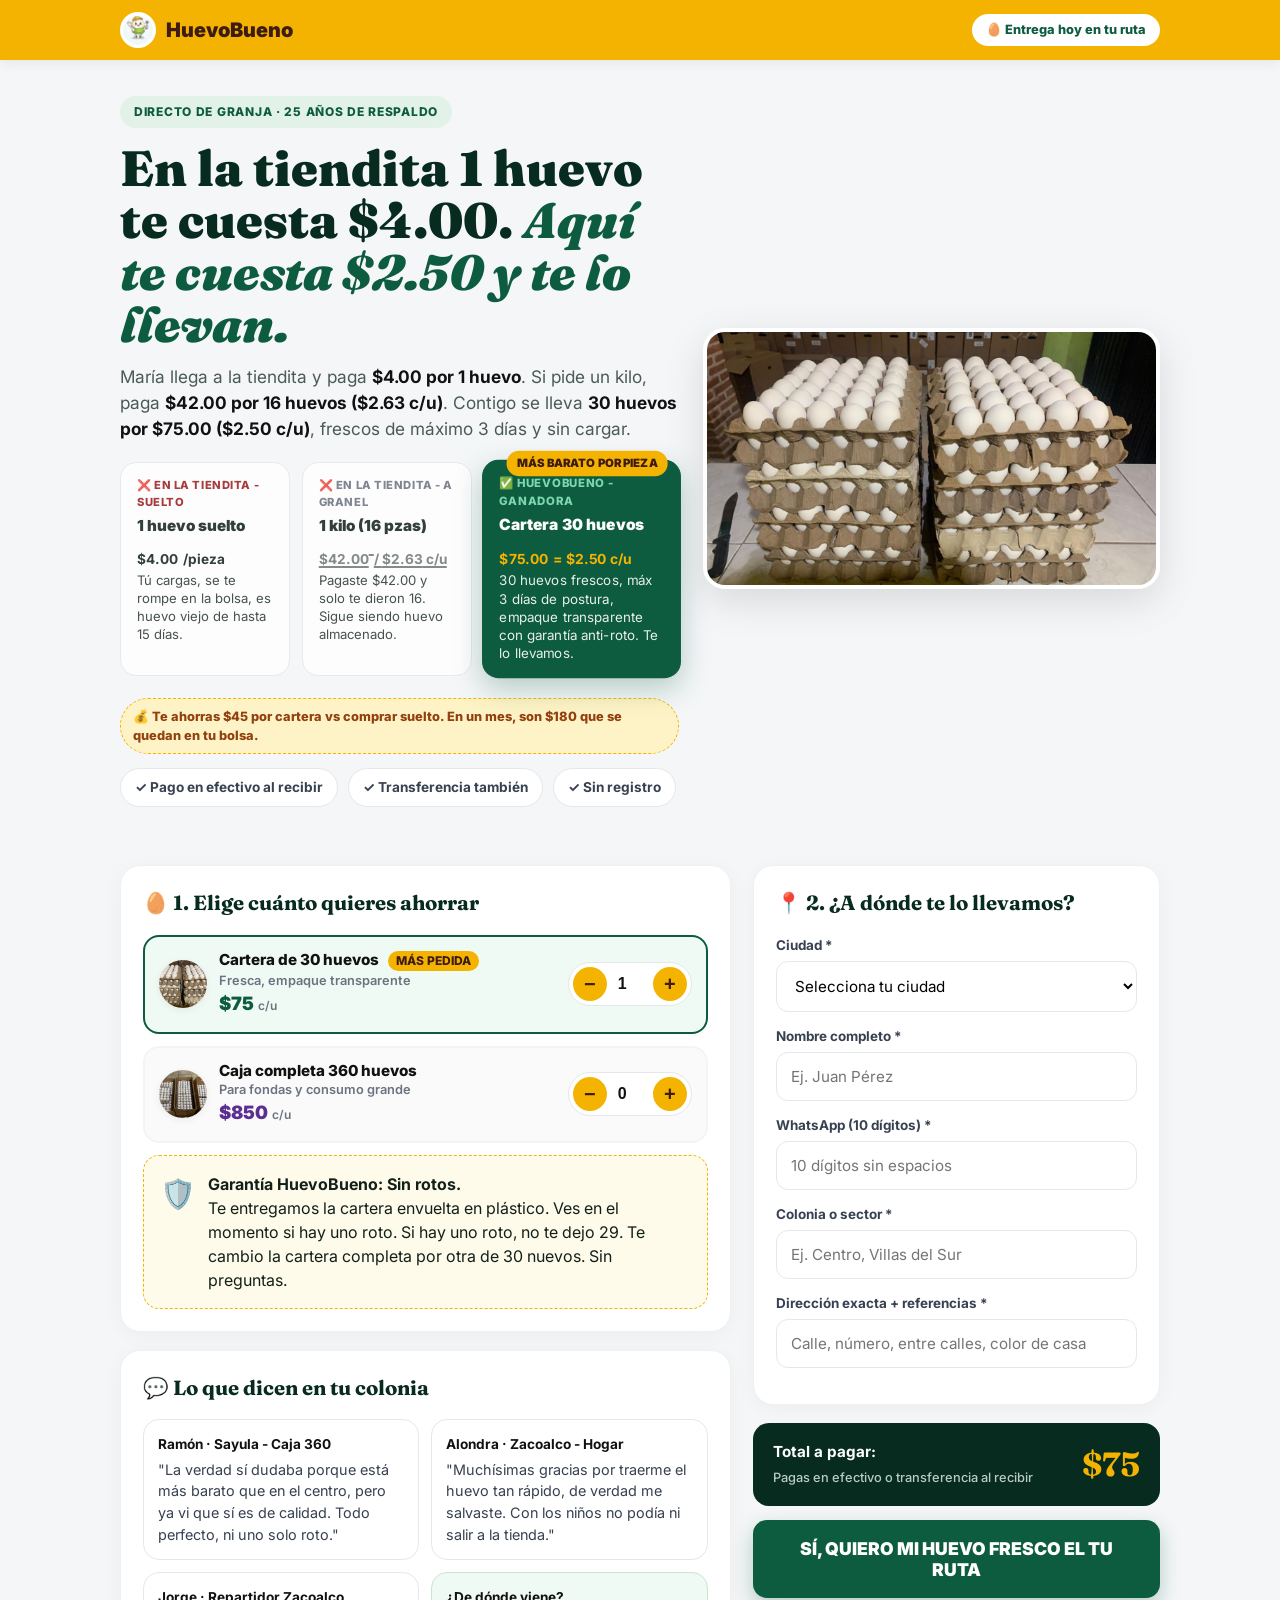
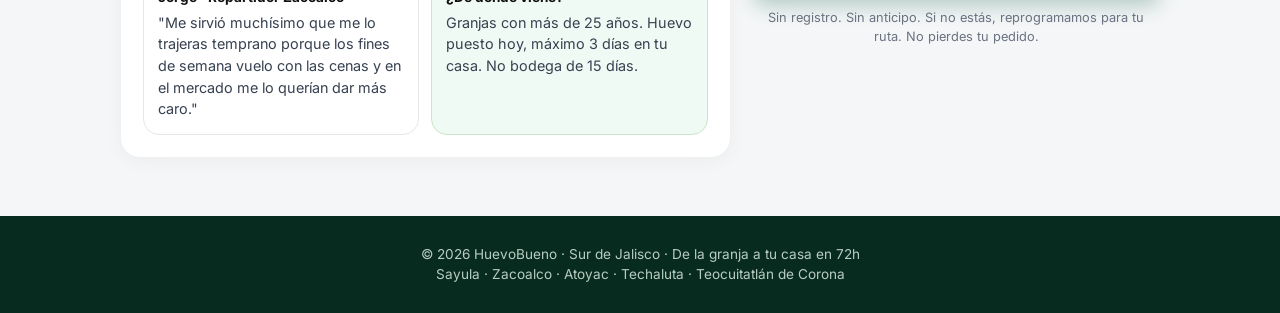
<file: 01-tienda/index.html>
<!DOCTYPE html>
<html lang="es-MX">
<head>
<meta charset="UTF-8">
<meta name="viewport" content="width=device-width, initial-scale=1.0">
<title>HuevoBueno · De la granja a tu mesa</title>
<meta name="description" content="La cartera de 30 huevos fresca, directo de granja. Entrega a domicilio en Sayula, Zacoalco, Atoyac, Techaluta y Teocuitatlán. Pago en efectivo al recibir.">
<meta name="theme-color" content="#F5B301">
<link rel="preconnect" href="https://fonts.googleapis.com">
<link rel="preconnect" href="https://fonts.gstatic.com" crossorigin>
<link href="https://fonts.googleapis.com/css2?family=Fraunces:opsz,wght@9..144,900&family=Inter:wght@400;600;700;800;900&display=swap" rel="stylesheet">
<link rel="stylesheet" href="css/estilos.css">
</head>
<body>
<header class="header">
  <div class="wrap">
    <a class="logo" href="#">
      <img src="img/logo.png" alt="HuevoBueno">
      <span>HuevoBueno</span>
    </a>
    <span class="header-tag">🥚 Entrega hoy en tu ruta</span>
  </div>
</header>
<main class="wrap">
  <!-- HERO DE VENTA -->
  <section class="hero-venta">
    <div>
      <span class="eyebrow">Directo de granja · 25 años de respaldo</span>
      <h1>En la tiendita 1 huevo te cuesta <span id="ui-txt-suelto"></span>. <em>Aquí te cuesta <span id="ui-txt-unitario"></span> y te lo llevan.</em></h1>
      
      <p class="lead">María llega a la tiendita y paga <strong><span id="ui-txt-suelto2"></span> por 1 huevo</strong>. Si pide un kilo, paga <strong><span id="ui-txt-kilo"></span> por 16 huevos (<span id="ui-txt-kilo-unitario"></span> c/u)</strong>. Contigo se lleva <strong>30 huevos por <span id="ui-txt-cartera"></span> (<span id="ui-txt-unitario2"></span> c/u)</strong>, frescos de máximo 3 días y sin cargar.</p>
      
      <div class="senelo-grid">
        <div class="senelo-card malo">
          <span class="senelo-label malo">❌ EN LA TIENDITA - SUELTO</span>
          <div class="senelo-title">1 huevo suelto</div>
          <div class="senelo-precio"><span id="ui-card-suelto"></span> <span>/pieza</span></div>
          <div class="senelo-det">Tú cargas, se te rompe en la bolsa, es huevo viejo de hasta 15 días.</div>
        </div>
        <div class="senelo-card malo">
          <span class="senelo-label medio">❌ EN LA TIENDITA - A GRANEL</span>
          <div class="senelo-title">1 kilo (16 pzas)</div>
          <div class="senelo-precio senelo-tachado"><span id="ui-card-kilo"></span> <span>/ <span id="ui-card-kilo-unitario"></span> c/u</span></div>
          <div class="senelo-det">Pagaste <span id="ui-card-kilo2"></span> y solo te dieron 16. Sigue siendo huevo almacenado.</div>
        </div>
        <div class="senelo-card bueno">
          <span class="senelo-badge">MÁS BARATO POR PIEZA</span>
          <span class="senelo-label bueno">✅ HUEVOBUENO - GANADORA</span>
          <div class="senelo-title">Cartera 30 huevos</div>
          <div class="senelo-precio"><span id="ui-card-cartera"></span> <span>= <span id="ui-card-unitario"></span> c/u</span></div>
          <div class="senelo-det">30 huevos frescos, máx 3 días de postura, empaque transparente con garantía anti-roto. Te lo llevamos.</div>
        </div>
      </div>
      
      <div class="senelo-ahorro-fuerte">💰 Te ahorras <span id="ui-ahorro-cartera"></span> por cartera vs comprar suelto. En un mes, son <span id="ui-ahorro-mes"></span> que se quedan en tu bolsa.</div>
      
      <div class="trust-bar">
        <span>✓ Pago en efectivo al recibir</span>
        <span>✓ Transferencia también</span>
        <span>✓ Sin registro</span>
      </div>
    </div>
    <div class="hero-img">
      <img src="img/conos-huevos.jpg" alt="Huevo fresco cartera 30 piezas empaque transparente">
    </div>
  </section>
  
  <div class="tienda-grid" id="bloque-tienda">
    <!-- IZQUIERDA: PRODUCTOS + PRUEBA -->
    <div>
      <section class="card">
        <h2 class="card-title">🥚 1. Elige cuánto quieres ahorrar</h2>
        
        <div class="producto-card activo" id="card-carteras">
          <div class="prod-info">
            <div class="prod-icon"><img src="img/conos-huevos.jpg" alt=""></div>
            <div>
              <div class="prod-title">Cartera de 30 huevos <span class="badge-ahorro">MÁS PEDIDA</span></div>
              <div class="prod-sub">Fresca, empaque transparente</div>
              <div class="prod-price" id="lbl-precio-cartera">$75 <small>c/u</small></div>
            </div>
          </div>
          <div class="qty-control">
            <button type="button" class="qty-btn" onclick="cambiarCantidad('carteras', -1)">−</button>
            <input type="number" id="cant-carteras" value="1" readonly>
            <button type="button" class="qty-btn" onclick="cambiarCantidad('carteras', 1)">+</button>
          </div>
        </div>
        <div class="producto-card" id="card-cajas">
          <div class="prod-info">
            <div class="prod-icon"><img src="img/cajas-huevos.jpg" alt=""></div>
            <div>
              <div class="prod-title">Caja completa 360 huevos</div>
              <div class="prod-sub">Para fondas y consumo grande</div>
              <div class="prod-price ahorro" id="lbl-precio-caja">$850 <small>c/u</small></div>
            </div>
          </div>
          <div class="qty-control">
            <button type="button" class="qty-btn" onclick="cambiarCantidad('cajas', -1)">−</button>
            <input type="number" id="cant-cajas" value="0" readonly>
            <button type="button" class="qty-btn" onclick="cambiarCantidad('cajas', 1)">+</button>
          </div>
        </div>
        <div class="garantia">
          <div class="garantia-icon">🛡️</div>
          <div>
            <strong>Garantía HuevoBueno: Sin rotos.</strong><br>
            Te entregamos la cartera envuelta en plástico. Ves en el momento si hay uno roto. Si hay uno roto, no te dejo 29. Te cambio la cartera completa por otra de 30 nuevos. Sin preguntas.
          </div>
        </div>
      </section>
      <section class="card">
        <h2 class="card-title">💬 Lo que dicen en tu colonia</h2>
        <div class="testi-grid">
          <div class="testi">
            <strong>Ramón · Sayula - Caja 360</strong>
            "La verdad sí dudaba porque está más barato que en el centro, pero ya vi que sí es de calidad. Todo perfecto, ni uno solo roto."
          </div>
          <div class="testi">
            <strong>Alondra · Zacoalco - Hogar</strong>
            "Muchísimas gracias por traerme el huevo tan rápido, de verdad me salvaste. Con los niños no podía ni salir a la tienda."
          </div>
          <div class="testi">
            <strong>Jorge · Repartidor Zacoalco</strong>
            "Me sirvió muchísimo que me lo trajeras temprano porque los fines de semana vuelo con las cenas y en el mercado me lo querían dar más caro."
          </div>
          <div class="testi" style="background:#F0FAF4; border-color:#C8E6C9;">
            <strong>¿De dónde viene?</strong>
            Granjas con más de 25 años. Huevo puesto hoy, máximo 3 días en tu casa. No bodega de 15 días.
          </div>
        </div>
      </section>
    </div>
    
    <!-- DERECHA: FORMULARIO -->
    <form id="pedido-form">
      <section class="card">
        <h2 class="card-title">📍 2. ¿A dónde te lo llevamos?</h2>
        
        <div class="field">
          <label>Ciudad *</label>
          <select id="ciudad" required>
            <option value="" disabled selected>Selecciona tu ciudad</option>
            <option value="Sayula">Sayula</option>
            <option value="Zacoalco">Zacoalco</option>
            <option value="Atoyac">Atoyac</option>
            <option value="Techaluta">Techaluta</option>
            <option value="Teocuitatlán">Teocuitatlán</option>
          </select>
        </div>
        <div id="mensaje-entrega" class="alerta-entrega hidden">
          📦 Tu pedido se entregará el próximo <strong id="dia-texto"></strong>. Te avisamos por WhatsApp cuando el repartidor sale.
        </div>
        <div class="field">
          <label>Nombre completo *</label>
          <input type="text" id="nombre" required placeholder="Ej. Juan Pérez">
        </div>
        <div class="field">
          <label>WhatsApp (10 dígitos) *</label>
          <input type="tel" id="tel" required pattern="[0-9]{10}" maxlength="10" placeholder="10 dígitos sin espacios">
        </div>
        <div class="field">
          <label>Colonia o sector *</label>
          <input type="text" id="colonia" required placeholder="Ej. Centro, Villas del Sur">
        </div>
        <div class="field">
          <label>Dirección exacta + referencias *</label>
          <input type="text" id="direccion" required placeholder="Calle, número, entre calles, color de casa">
        </div>
      </section>
      <div class="resumen-pago">
        <div>
          <span>Total a pagar:</span>
          <small>Pagas en efectivo o transferencia al recibir</small>
          <div id="ahorro-display" class="ahorro-line hidden"></div>
        </div>
        <strong id="total-display">$75</strong>
      </div>
      <button type="submit" class="btn btn-primary btn-block" id="btn-submit">
        <span id="btn-text">SÍ, QUIERO MI HUEVO FRESCO EL LUNES</span>
      </button>
      <p style="text-align:center; font-size:0.8rem; color:#6B7280; margin-top:10px;">Sin registro. Sin anticipo. Si no estás, reprogramamos para tu ruta. No pierdes tu pedido.</p>
    </form>
  </div>
</main>
<footer class="footer">
  <div class="wrap">
    <p>© <span id="year"></span> HuevoBueno · Sur de Jalisco · De la granja a tu casa en 72h</p>
    <p>Sayula · Zacoalco · Atoyac · Techaluta · Teocuitatlán de Corona</p>
  </div>
</footer>

<!-- CARGAMOS LOS SCRIPTS EN ORDEN -->
<script src="js/config.js"></script>
<script src="js/ui.js"></script>       <!-- NUEVO: Lee precios y pinta HTML -->
<script src="js/tienda.js"></script>  <!-- Calculadora y envío -->
<script src="js/tracking.js"></script> <!-- Analítica -->
</body>
</html>
</file>
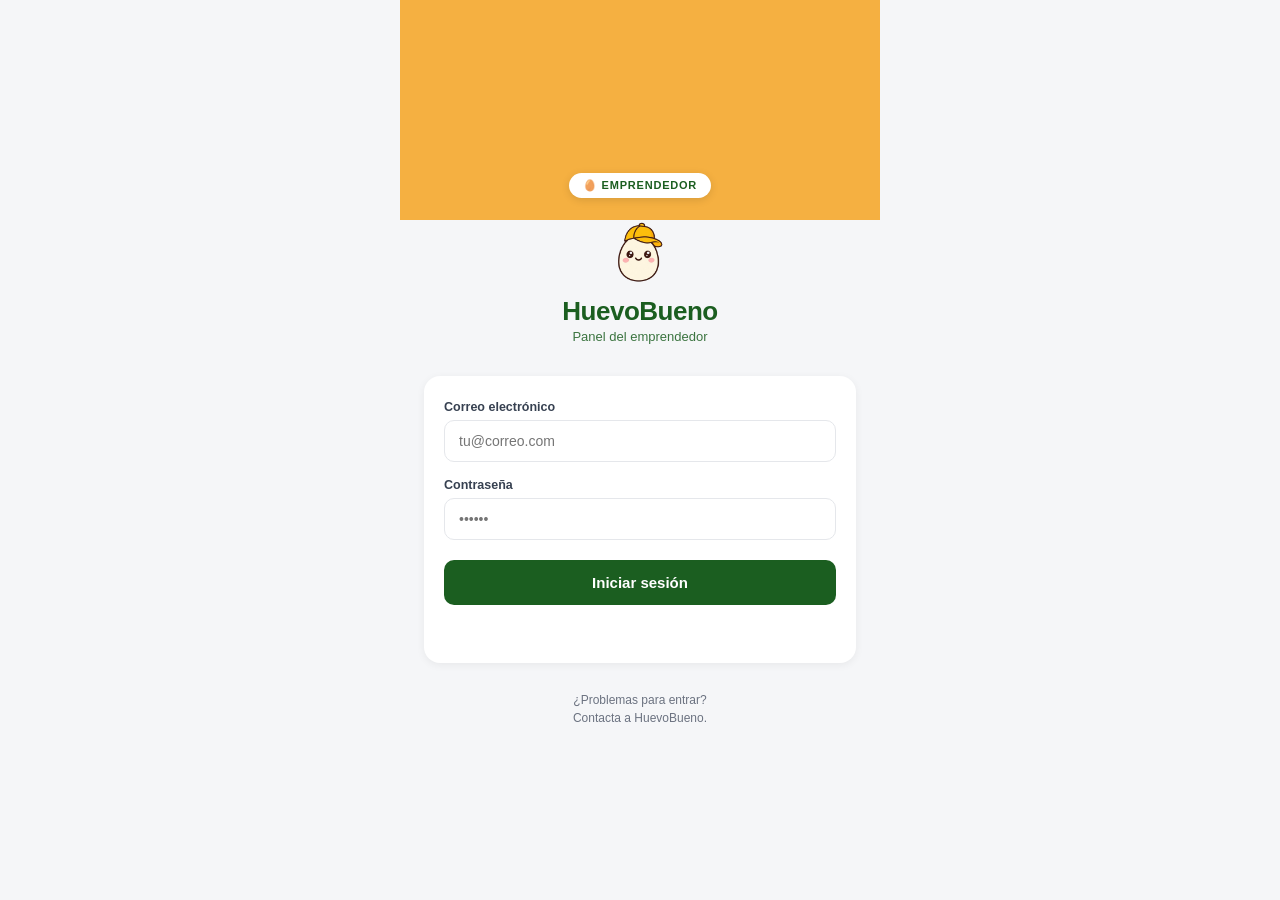
<file: 03-repartidores/index.html>
<!DOCTYPE html>
<html lang="es">
<head>
  <meta charset="UTF-8">
  <meta name="viewport" content="width=device-width, initial-scale=1.0, maximum-scale=1.0, user-scalable=no">
  <meta name="theme-color" content="#F5B041">
  <meta name="apple-mobile-web-app-capable" content="yes">
  <meta name="apple-mobile-web-app-status-bar-style" content="default">
  <meta name="apple-mobile-web-app-title" content="Emprendedor">
  <title>HuevoBueno · Emprendedor</title>

  <link rel="icon" type="image/png" sizes="32x32" href="img/favicon-32x32.png">
  <link rel="icon" type="image/png" sizes="16x16" href="img/favicon-16x16.png">
  <link rel="apple-touch-icon" sizes="180x180" href="img/apple-touch-icon.png">
  <link rel="manifest" href="site.webmanifest">

  <link rel="stylesheet" href="css/estilos.css">
</head>
<body>

  <!-- LOGIN -->
  <main id="pantalla-login" class="pantalla-login">
    <div class="login-badge">🥚 Emprendedor</div>

    <div class="login-logo">
      <img src="img/logo.png" alt="HuevoBueno">
    </div>

    <h1 class="login-titulo">HuevoBueno</h1>
    <p class="login-subtitulo">Panel del emprendedor</p>

    <form id="form-login" class="login-form" autocomplete="on">
      <label class="campo">
        <span>Correo electrónico</span>
        <input type="email" id="input-correo" placeholder="tu@correo.com" required autocomplete="email">
      </label>
      <label class="campo">
        <span>Contraseña</span>
        <input type="password" id="input-password" placeholder="••••••" required autocomplete="current-password">
      </label>
      <button type="submit" id="btn-ingresar" class="btn-primario">Iniciar sesión</button>
      <p id="mensaje-error" class="login-error"></p>
    </form>

    <p class="login-footer">¿Problemas para entrar?<br>Contacta a HuevoBueno.</p>
  </main>

  <!-- APP -->
  <div id="app-principal" class="app-principal hidden">

    <!-- HEADER -->
    <header class="header">
      <div class="header-izq">
        <div class="logo-huevo">
          <img src="img/logo.png" alt="HuevoBueno">
        </div>
        <div class="header-textos">
          <h1 id="header-titulo">Pedidos</h1>
          <p id="header-subtitulo">Llevamos huevos frescos a tu comunidad</p>
        </div>
      </div>
      <div class="header-acciones">
        <button id="btn-refrescar" class="btn-con-texto" aria-label="Actualizar">
          <svg viewBox="0 0 24 24" fill="none" stroke="currentColor" stroke-width="2.2" stroke-linecap="round" stroke-linejoin="round">
            <polyline points="23 4 23 10 17 10"/>
            <path d="M20.49 15a9 9 0 1 1-2.12-9.36L23 10"/>
          </svg>
          <span>Actualizar</span>
        </button>
        <button id="btn-perfil" class="btn-icono btn-verde" aria-label="Perfil">
          <svg viewBox="0 0 24 24" fill="none" stroke="currentColor" stroke-width="2" stroke-linecap="round" stroke-linejoin="round">
            <circle cx="12" cy="8" r="4"/>
            <path d="M4 20c0-4 4-6 8-6s8 2 8 6"/>
          </svg>
        </button>
      </div>
    </header>

    <!-- PANTALLA: PEDIDOS -->
    <section id="pantalla-pedidos" class="pantalla">
      <div class="contenido">
        <p class="saludo" id="saludo-repartidor">Hola 👋</p>

        <div class="resumen-card">
          <div class="resumen-izq">
            <div class="resumen-icono">
              <svg viewBox="0 0 24 24" fill="none" stroke="currentColor" stroke-width="2" stroke-linecap="round" stroke-linejoin="round">
                <rect x="1" y="7" width="14" height="10" rx="1"/>
                <path d="M15 10h4l3 3v4h-7z"/>
                <circle cx="6" cy="19" r="1.5"/>
                <circle cx="18" cy="19" r="1.5"/>
              </svg>
            </div>
            <div class="resumen-textos">
              <p class="resumen-titulo" id="resumen-titulo">Cargando pedidos...</p>
              <p class="resumen-sub" id="resumen-sub">—</p>
            </div>
          </div>
        </div>

        <div class="chips" id="chips-filtro">
          <button class="chip" data-filtro="PENDIENTE">
            Por entregar <span class="chip-num" data-num="PENDIENTE">0</span>
          </button>
          <button class="chip" data-filtro="ENTREGADO">
            Entregados <span class="chip-num" data-num="ENTREGADO">0</span>
          </button>
          <button class="chip" data-filtro="CANCELADO">
            Cancelados <span class="chip-num" data-num="CANCELADO">0</span>
          </button>
          <button class="chip" data-filtro="NO_ENCONTRADO">
            No encontrados <span class="chip-num" data-num="NO_ENCONTRADO">0</span>
          </button>
        </div>

        <div class="input-busqueda">
          <svg viewBox="0 0 24 24" fill="none" stroke="currentColor" stroke-width="2.5" stroke-linecap="round">
            <circle cx="11" cy="11" r="7"/>
            <line x1="16.5" y1="16.5" x2="21" y2="21"/>
          </svg>
          <input type="text" id="input-busqueda" placeholder="Buscar por cliente, dirección o #pedido...">
        </div>

        <div id="lista-pedidos" class="lista-pedidos">
          <p class="cargando">Cargando pedidos...</p>
        </div>
      </div>
    </section>

    <!-- PANTALLA: RUTAS -->
    <section id="pantalla-rutas" class="pantalla hidden">
      <div class="contenido">
        <div class="input-busqueda">
          <svg viewBox="0 0 24 24" fill="none" stroke="currentColor" stroke-width="2.5" stroke-linecap="round">
            <circle cx="11" cy="11" r="7"/>
            <line x1="16.5" y1="16.5" x2="21" y2="21"/>
          </svg>
          <input type="text" id="input-busqueda-rutas" placeholder="Buscar colonia...">
        </div>

        <div id="lista-rutas" class="lista-rutas">
          <p class="cargando">Cargando rutas...</p>
        </div>
      </div>
    </section>

    <!-- PANTALLA: RENDIMIENTO -->
    <section id="pantalla-rendimiento" class="pantalla hidden">
      <div class="contenido">
        <div class="chips" id="chips-rendimiento">
          <button class="chip" data-periodo="semana">Esta semana</button>
          <button class="chip activo" data-periodo="mes">Este mes</button>
          <button class="chip" data-periodo="mes_anterior">Mes anterior</button>
          <button class="chip" data-periodo="todos">Todos</button>
        </div>

        <div id="rendimiento-contenido">
          <p class="cargando">Cargando rendimiento...</p>
        </div>
      </div>
    </section>

    <!-- PANTALLA: MIS FINANZAS -->
    <section id="pantalla-caja" class="pantalla hidden">
      <div class="contenido">
        <div class="chips" id="chips-caja">
          <button class="chip activo" data-periodo="hoy">Hoy</button>
          <button class="chip" data-periodo="semana">Esta semana</button>
          <button class="chip" data-periodo="mes">Este mes</button>
        </div>

        <div id="caja-contenido">
          <p class="cargando">Cargando finanzas...</p>
        </div>
      </div>
    </section>

    <!-- PANTALLA: MIS COMPRAS -->
    <section id="pantalla-mis-compras" class="pantalla hidden">
      <div class="contenido">
        <div id="mis-compras-resumen">
          <p class="cargando">Cargando...</p>
        </div>

        <div class="chips" id="chips-mis-compras">
          <button class="chip activo" data-filtro="todas">Todas</button>
          <button class="chip" data-filtro="pagadas">Pagadas</button>
          <button class="chip" data-filtro="con_saldo">Con saldo</button>
        </div>

        <div id="mis-compras-lista" class="lista-compras">
          <p class="cargando">Cargando compras...</p>
        </div>
      </div>
    </section>

    <!-- PANTALLA: HISTORIAL -->
    <section id="pantalla-historial" class="pantalla hidden">
      <div class="contenido">
        <div class="chips" id="chips-historial">
          <button class="chip activo" data-periodo="semana">Esta semana</button>
          <button class="chip" data-periodo="mes">Este mes</button>
          <button class="chip" data-periodo="todos">Todos</button>
        </div>

        <div class="input-busqueda">
          <svg viewBox="0 0 24 24" fill="none" stroke="currentColor" stroke-width="2.5" stroke-linecap="round">
            <circle cx="11" cy="11" r="7"/>
            <line x1="16.5" y1="16.5" x2="21" y2="21"/>
          </svg>
          <input type="text" id="input-busqueda-historial" placeholder="Buscar por cliente, colonia o #pedido...">
        </div>

        <div id="historial-contenido">
          <p class="cargando">Cargando historial...</p>
        </div>
      </div>
    </section>

    <!-- FOOTER -->
    <nav class="footer-nav">
      <button class="footer-btn" data-nav="pedidos">
        <svg viewBox="0 0 24 24" fill="none" stroke="currentColor" stroke-width="2" stroke-linecap="round" stroke-linejoin="round">
          <path d="M14 2H6a2 2 0 0 0-2 2v16a2 2 0 0 0 2 2h12a2 2 0 0 0 2-2V8z"/>
          <polyline points="14 2 14 8 20 8"/>
          <line x1="16" y1="13" x2="8" y2="13"/>
          <line x1="16" y1="17" x2="8" y2="17"/>
        </svg>
        <span>Pedidos</span>
      </button>
      <button class="footer-btn" data-nav="rutas">
        <svg viewBox="0 0 24 24" fill="none" stroke="currentColor" stroke-width="2" stroke-linecap="round" stroke-linejoin="round">
          <path d="M12 21s-7-6.5-7-11a7 7 0 1 1 14 0c0 4.5-7 11-7 11z"/>
          <circle cx="12" cy="10" r="2.5"/>
        </svg>
        <span>Rutas</span>
      </button>
      <button class="footer-btn" data-nav="rendimiento">
        <svg viewBox="0 0 24 24" fill="none" stroke="currentColor" stroke-width="2" stroke-linecap="round" stroke-linejoin="round">
          <line x1="18" y1="20" x2="18" y2="10"/>
          <line x1="12" y1="20" x2="12" y2="4"/>
          <line x1="6" y1="20" x2="6" y2="14"/>
        </svg>
        <span>Rendimiento</span>
      </button>
    </nav>
  </div>

  <!-- MODAL DETALLE PEDIDO -->
  <div id="modal-detalle" class="modal hidden">
    <div class="modal-contenido">
      <button class="modal-cerrar" id="btn-cerrar-modal" aria-label="Cerrar">×</button>
      <div id="modal-cuerpo"></div>
    </div>
  </div>

  <!-- MODAL DETALLE COMPRA -->
  <div id="modal-compra" class="modal hidden">
    <div class="modal-contenido">
      <button class="modal-cerrar" id="btn-cerrar-modal-compra" aria-label="Cerrar">×</button>
      <div id="modal-compra-cuerpo"></div>
    </div>
  </div>

  <!-- MODAL: NOTA DE REMISIÓN -->
  <div id="modal-nota" class="modal hidden">
    <div class="modal-nota-wrapper">
      <div class="modal-nota-acciones">
        <button class="btn-nota-imprimir" id="btn-imprimir-nota">
          <svg viewBox="0 0 24 24" fill="none" stroke="currentColor" stroke-width="2" stroke-linecap="round" stroke-linejoin="round">
            <polyline points="6 9 6 2 18 2 18 9"/>
            <path d="M6 18H4a2 2 0 0 1-2-2v-5a2 2 0 0 1 2-2h16a2 2 0 0 1 2 2v5a2 2 0 0 1-2 2h-2"/>
            <rect x="6" y="14" width="12" height="8"/>
          </svg>
          Imprimir / PDF
        </button>
        <button class="btn-nota-cerrar" id="btn-cerrar-modal-nota" aria-label="Cerrar">×</button>
      </div>
      <div id="modal-nota-cuerpo" class="nota-cuerpo">
        <p class="cargando">Cargando nota...</p>
      </div>
    </div>
  </div>

  <!-- DRAWER -->
  <div id="drawer-overlay" class="drawer-overlay hidden">
    <aside class="drawer-panel">
      <div class="drawer-vista">
        <button class="drawer-cerrar" id="btn-drawer-cerrar" aria-label="Cerrar">×</button>

        <div class="drawer-header">
          <div class="drawer-avatar" id="drawer-avatar">D</div>
          <h2 class="drawer-nombre" id="drawer-nombre">—</h2>
          <p class="drawer-correo" id="drawer-correo">—</p>
        </div>

        <div class="drawer-menu">
          <button class="drawer-item" data-drawer-item="soporte">
            <svg viewBox="0 0 24 24" fill="none" stroke="currentColor" stroke-width="2" stroke-linecap="round" stroke-linejoin="round">
              <path d="M21 11.5a8.38 8.38 0 0 1-.9 3.8 8.5 8.5 0 0 1-7.6 4.7 8.38 8.38 0 0 1-3.8-.9L3 21l1.9-5.7a8.38 8.38 0 0 1-.9-3.8 8.5 8.5 0 0 1 4.7-7.6 8.38 8.38 0 0 1 3.8-.9h.5a8.48 8.48 0 0 1 8 8v.5z"/>
            </svg>
            <span>Contactar a HuevoBueno</span>
          </button>

          <button class="drawer-item" data-drawer-item="caja">
            <svg viewBox="0 0 24 24" fill="none" stroke="currentColor" stroke-width="2" stroke-linecap="round" stroke-linejoin="round">
              <line x1="12" y1="1" x2="12" y2="23"/>
              <path d="M17 5H9.5a3.5 3.5 0 0 0 0 7h5a3.5 3.5 0 0 1 0 7H6"/>
            </svg>
            <span>Mis finanzas</span>
          </button>

          <button class="drawer-item" data-drawer-item="mis-compras">
            <svg viewBox="0 0 24 24" fill="none" stroke="currentColor" stroke-width="2" stroke-linecap="round" stroke-linejoin="round">
              <circle cx="9" cy="21" r="1"/>
              <circle cx="20" cy="21" r="1"/>
              <path d="M1 1h4l2.68 13.39a2 2 0 0 0 2 1.61h9.72a2 2 0 0 0 2-1.61L23 6H6"/>
            </svg>
            <span>Mis compras</span>
          </button>

          <button class="drawer-item" data-drawer-item="historial">
            <svg viewBox="0 0 24 24" fill="none" stroke="currentColor" stroke-width="2" stroke-linecap="round" stroke-linejoin="round">
              <path d="M3 3v5h5"/>
              <path d="M3.05 13A9 9 0 1 0 6 5.3L3 8"/>
              <polyline points="12 7 12 12 15 15"/>
            </svg>
            <span>Historial de pedidos</span>
          </button>
        </div>

        <div class="drawer-footer">
          <button class="drawer-item drawer-item-peligro" data-drawer-item="cerrar-sesion">
            <svg viewBox="0 0 24 24" fill="none" stroke="currentColor" stroke-width="2" stroke-linecap="round" stroke-linejoin="round">
              <path d="M9 21H5a2 2 0 0 1-2-2V5a2 2 0 0 1 2-2h4"/>
              <polyline points="16 17 21 12 16 7"/>
              <line x1="21" y1="12" x2="9" y2="12"/>
            </svg>
            <span>Cerrar sesión</span>
          </button>
        </div>
      </div>
    </aside>
  </div>

   <!-- Cargar scripts en el orden correcto -->
  <script src="js/config.js"></script>
  <script src="js/api.js"></script>
  <script src="js/ui.js"></script>
  <script src="js/login.js"></script>
  <script src="js/pedidos.js"></script>
  <script src="js/rutas.js"></script>
  <script src="js/finanzas.js"></script>
  <script src="js/compras.js"></script>
  <script src="js/historial.js"></script>
  <script src="js/rendimiento.js"></script>
  <script src="js/app.js"></script>
</body>
</html>
</file>
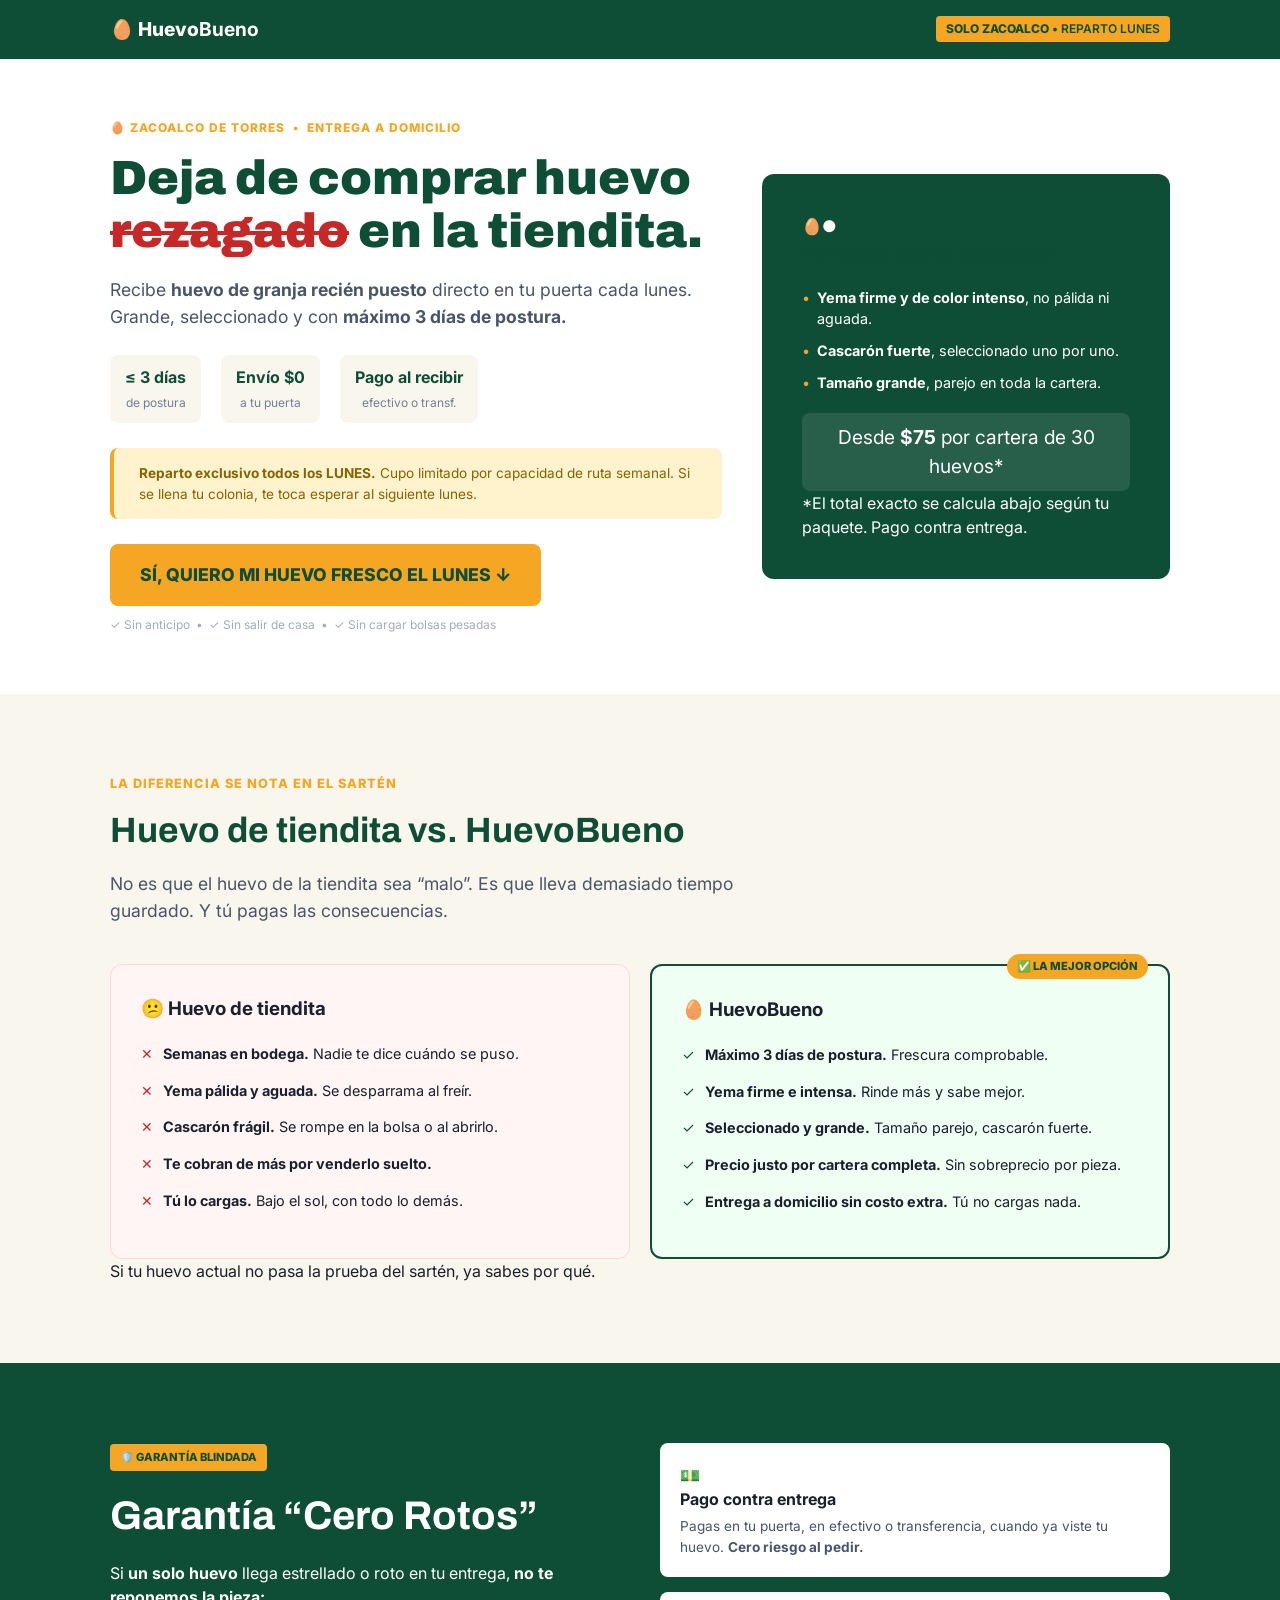
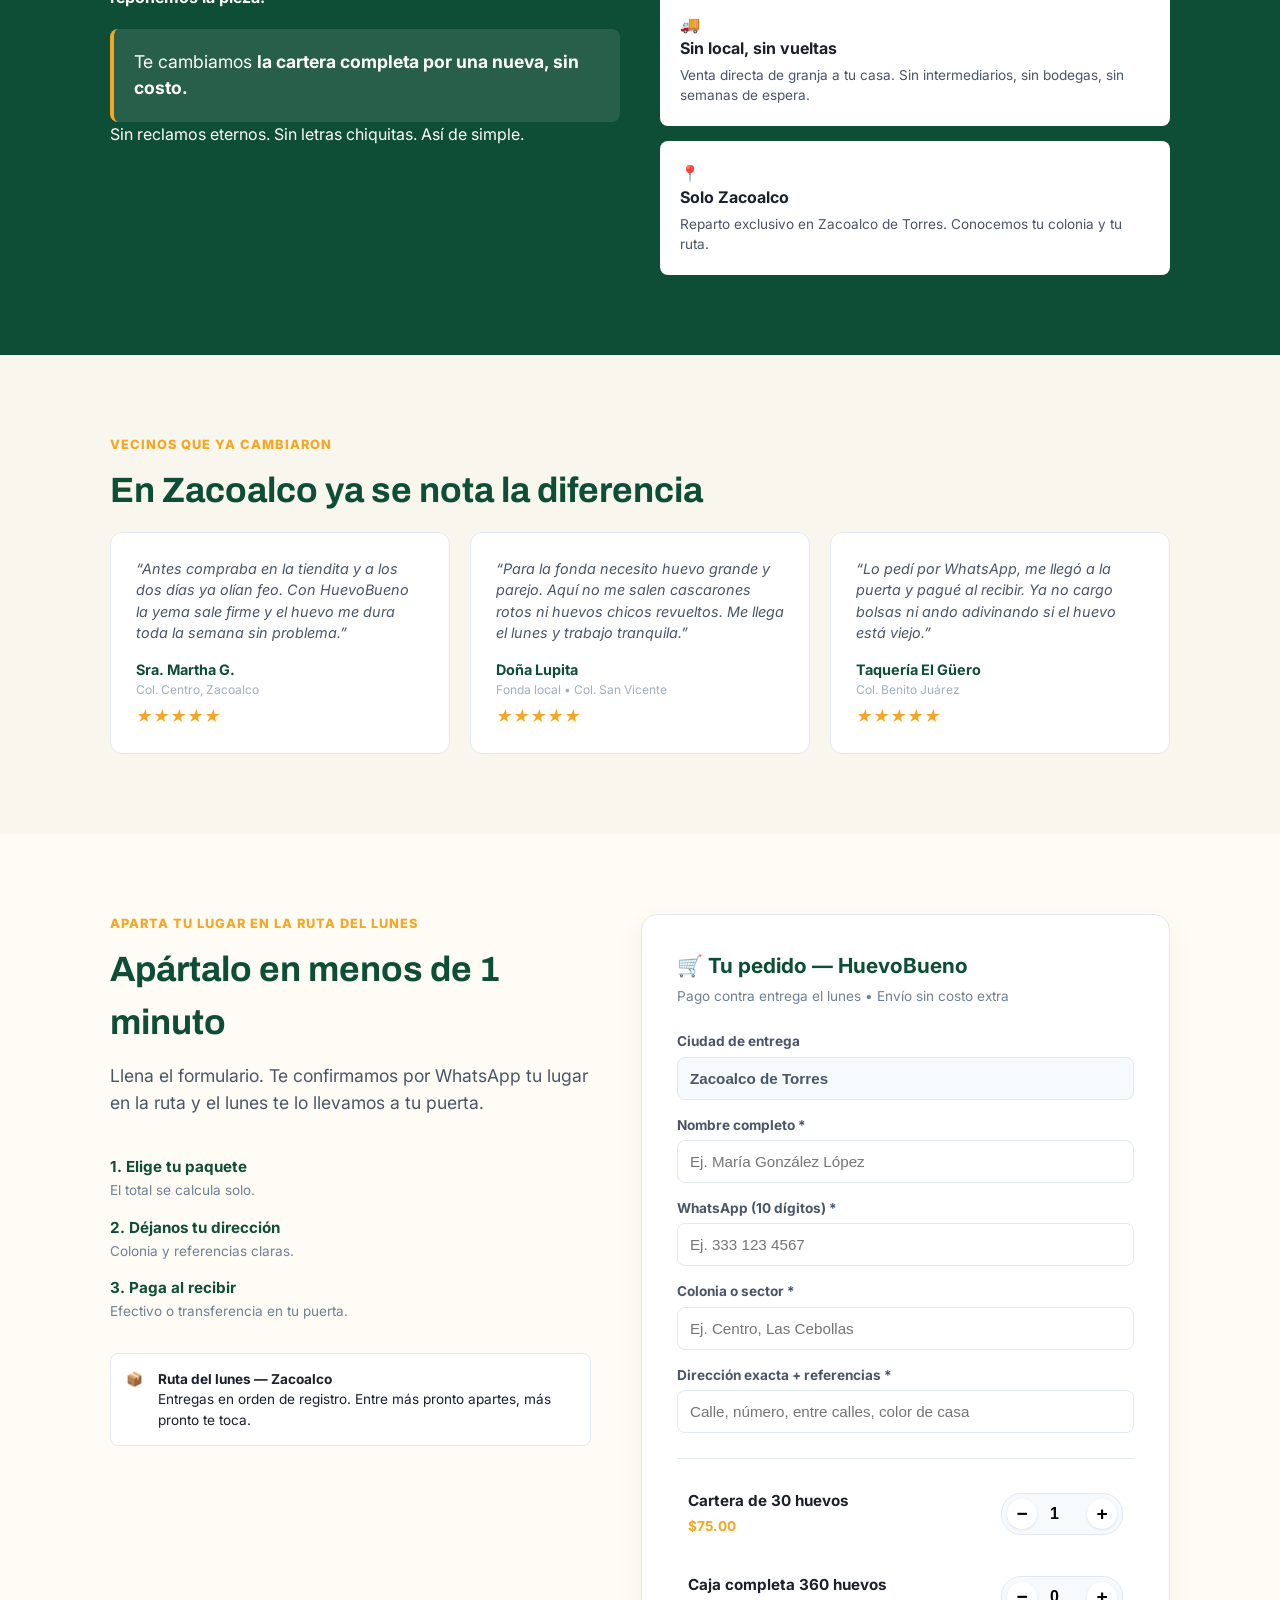
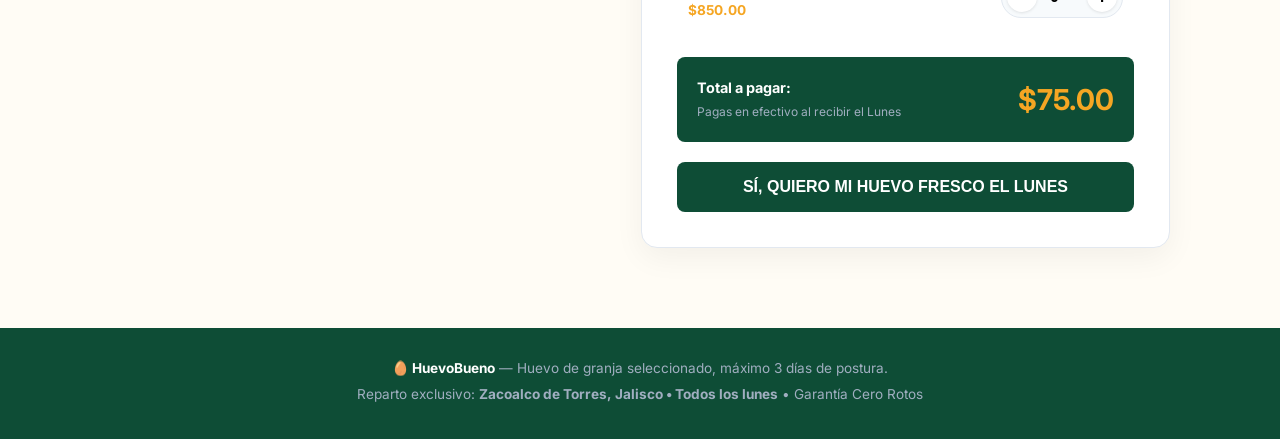
<file: 01-tienda/01-campana-zac/index.html>
<!DOCTYPE html>
<html lang="es-MX">
<head>
<meta charset="UTF-8">
<meta name="viewport" content="width=device-width, initial-scale=1.0">
<title>HuevoBueno | Huevo fresco a domicilio en Zacoalco</title>
  <meta property="og:image" content="https://huevobueno.github.io/proyecto-huevobueno/01-tienda/01-campana-zac/img/mini-zacoalco-75.jpeg">
<meta name="description" content="Recibe huevo de granja recién puesto, directo en tu puerta cada lunes en Zacoalco. Pago contra entrega. Garantía Cero Rotos.">
<meta name="theme-color" content="#0E4D36">
<link rel="preconnect" href="https://fonts.googleapis.com">
<link rel="preconnect" href="https://fonts.gstatic.com" crossorigin>
<link href="https://fonts.googleapis.com/css2?family=Archivo:wght@700;800;900&family=Inter:wght@400;500;600;700;800&display=swap" rel="stylesheet">
<link rel="stylesheet" href="css/style.css">
</head>
<body>

<header class="topbar">
  <div class="container topbar-inner">
    <a class="logo" href="#inicio">🥚 <span>Huevo<b>Bueno</b></span></a>
    <div class="topbar-badge">SOLO ZACOALCO <span>• REPARTO LUNES</span></div>
  </div>
</header>

<main id="inicio">
  <!-- HERO -->
  <section class="hero">
    <div class="container hero-grid">
      <div class="hero-text">
        <p class="eyebrow">🥚 ZACOALCO DE TORRES &nbsp;•&nbsp; ENTREGA A DOMICILIO</p>
        <h1>Deja de comprar huevo <span class="strike">rezagado</span> en la tiendita.</h1>
        <p class="hero-sub">Recibe <strong>huevo de granja recién puesto</strong> directo en tu puerta cada lunes. Grande, seleccionado y con <strong>máximo 3 días de postura.</strong></p>

        <div class="hero-proof">
          <div><strong>≤ 3 días</strong><span>de postura</span></div>
          <div><strong>Envío $0</strong><span>a tu puerta</span></div>
          <div><strong>Pago al recibir</strong><span>efectivo o transf.</span></div>
        </div>

        <div class="urgency">
          <span class="pulse"></span>
          <p><strong>Reparto exclusivo todos los LUNES.</strong> Cupo limitado por capacidad de ruta semanal. Si se llena tu colonia, te toca esperar al siguiente lunes.</p>
        </div>

        <a class="btn btn-big" href="#pedido">SÍ, QUIERO MI HUEVO FRESCO EL LUNES ↓</a>
        <p class="microtrust">✓ Sin anticipo &nbsp;•&nbsp; ✓ Sin salir de casa &nbsp;•&nbsp; ✓ Sin cargar bolsas pesadas</p>
      </div>

      <aside class="hero-card">
        <div class="egg-visual">🥚<span class="yolk">●</span></div>
        <h2>El huevo como debe ser:</h2>
        <ul>
          <li><b>Yema firme y de color intenso</b>, no pálida ni aguada.</li>
          <li><b>Cascarón fuerte</b>, seleccionado uno por uno.</li>
          <li><b>Tamaño grande</b>, parejo en toda la cartera.</li>
        </ul>
        <!-- PRECIO DINÁMICO DEL HERO -->
        <div class="hero-card-price">Desde <strong id="heroPrice">$75</strong> <span>por cartera de 30 huevos*</span></div>
        <p class="tiny">*El total exacto se calcula abajo según tu paquete. Pago contra entrega.</p>
      </aside>
    </div>
  </section>

  <!-- COMPARATIVA -->
  <section class="section">
    <div class="container">
      <p class="kicker">LA DIFERENCIA SE NOTA EN EL SARTÉN</p>
      <h2>Huevo de tiendita <span class="muted">vs.</span> HuevoBueno</h2>
      <p class="section-intro">No es que el huevo de la tiendita sea “malo”. Es que lleva demasiado tiempo guardado. Y tú pagas las consecuencias.</p>

      <div class="compare">
        <div class="compare-col compare-bad">
          <h3>😕 Huevo de tiendita</h3>
          <ul>
            <li><span>✕</span><div><b>Semanas en bodega.</b> Nadie te dice cuándo se puso.</div></li>
            <li><span>✕</span><div><b>Yema pálida y aguada.</b> Se desparrama al freír.</div></li>
            <li><span>✕</span><div><b>Cascarón frágil.</b> Se rompe en la bolsa o al abrirlo.</div></li>
            <li><span>✕</span><div><b>Te cobran de más por venderlo suelto.</b></div></li>
            <li><span>✕</span><div><b>Tú lo cargas.</b> Bajo el sol, con todo lo demás.</div></li>
          </ul>
        </div>
        <div class="compare-col compare-good">
          <div class="winner">✅ LA MEJOR OPCIÓN</div>
          <h3>🥚 HuevoBueno</h3>
          <ul>
            <li><span>✓</span><div><b>Máximo 3 días de postura.</b> Frescura comprobable.</div></li>
            <li><span>✓</span><div><b>Yema firme e intensa.</b> Rinde más y sabe mejor.</div></li>
            <li><span>✓</span><div><b>Seleccionado y grande.</b> Tamaño parejo, cascarón fuerte.</div></li>
            <li><span>✓</span><div><b>Precio justo por cartera completa.</b> Sin sobreprecio por pieza.</div></li>
            <li><span>✓</span><div><b>Entrega a domicilio sin costo extra.</b> Tú no cargas nada.</div></li>
          </ul>
        </div>
      </div>
      <p class="compare-note">Si tu huevo actual no pasa la prueba del sartén, ya sabes por qué.</p>
    </div>
  </section>

  <!-- CONFIANZA -->
  <section class="trust">
    <div class="container trust-grid">
      <div class="guarantee">
        <p class="seal">🛡️ GARANTÍA BLINDADA</p>
        <h2>Garantía <span>“Cero Rotos”</span></h2>
        <p class="guarantee-big">Si <strong>un solo huevo</strong> llega estrellado o roto en tu entrega, <strong>no te reponemos la pieza:</strong></p>
        <p class="guarantee-promise">Te cambiamos <strong>la cartera completa por una nueva, sin costo.</strong></p>
        <p class="tiny">Sin reclamos eternos. Sin letras chiquitas. Así de simple.</p>
      </div>
      <div class="trust-cards">
        <article><span>💵</span><h3>Pago contra entrega</h3><p>Pagas en tu puerta, en efectivo o transferencia, cuando ya viste tu huevo. <strong>Cero riesgo al pedir.</strong></p></article>
        <article><span>🚚</span><h3>Sin local, sin vueltas</h3><p>Venta directa de granja a tu casa. Sin intermediarios, sin bodegas, sin semanas de espera.</p></article>
        <article><span>📍</span><h3>Solo Zacoalco</h3><p>Reparto exclusivo en Zacoalco de Torres. Conocemos tu colonia y tu ruta.</p></article>
      </div>
    </div>
  </section>

  <!-- TESTIMONIOS -->
  <section class="section">
    <div class="container">
      <p class="kicker">VECINOS QUE YA CAMBIARON</p>
      <h2>En Zacoalco ya se nota la diferencia</h2>
      <div class="testimonials">
        <figure><blockquote>“Antes compraba en la tiendita y a los dos días ya olían feo. Con HuevoBueno la yema sale firme y el huevo me dura toda la semana sin problema.”</blockquote><figcaption><strong>Sra. Martha G.</strong><span>Col. Centro, Zacoalco</span><i>★★★★★</i></figcaption></figure>
        <figure><blockquote>“Para la fonda necesito huevo grande y parejo. Aquí no me salen cascarones rotos ni huevos chicos revueltos. Me llega el lunes y trabajo tranquila.”</blockquote><figcaption><strong>Doña Lupita</strong><span>Fonda local • Col. San Vicente</span><i>★★★★★</i></figcaption></figure>
        <figure><blockquote>“Lo pedí por WhatsApp, me llegó a la puerta y pagué al recibir. Ya no cargo bolsas ni ando adivinando si el huevo está viejo.”</blockquote><figcaption><strong>Taquería El Güero</strong><span>Col. Benito Juárez</span><i>★★★★★</i></figcaption></figure>
      </div>
    </div>
  </section>

  <!-- FORMULARIO (FUSIÓN QUIRÚRGICA) -->
  <section class="section order" id="pedido">
    <div class="container order-grid">
      <div>
        <p class="kicker">APARTA TU LUGAR EN LA RUTA DEL LUNES</p>
        <h2>Apártalo en menos de 1 minuto</h2>
        <p class="section-intro">Llena el formulario. Te confirmamos por WhatsApp tu lugar en la ruta y el lunes te lo llevamos a tu puerta.</p>
        <ol class="steps">
          <li><b>1. Elige tu paquete</b> <span>El total se calcula solo.</span></li>
          <li><b>2. Déjanos tu dirección</b> <span>Colonia y referencias claras.</span></li>
          <li><b>3. Paga al recibir</b> <span>Efectivo o transferencia en tu puerta.</span></li>
        </ol>
        <div class="route-note">📦 <div><b>Ruta del lunes — Zacoalco</b><br>Entregas en orden de registro. Entre más pronto apartes, más pronto te toca.</div></div>
      </div>

      <!-- NUESTRO FORMULARIO ORIGINAL INYECTADO -->
      <form id="pedido-form" class="form-custom" novalidate>
        <h3>🛒 Tu pedido — HuevoBueno</h3>
        <p class="form-sub">Pago contra entrega el lunes • Envío sin costo extra</p>

        <!-- CANDADO GEOGRÁFICO VISIBLE Y BLOQUEADO -->
        <div class="field-custom">
          <label>Ciudad de entrega</label>
          <input type="text" value="Zacoalco de Torres" readonly style="background-color: #F7FAFC; cursor: not-allowed; color: #4A5568; font-weight: 700; border-color: #E2E8F0;">
          <input type="hidden" id="ciudad" value="Zacoalco">
        </div>

        <div class="field-custom">
          <label>Nombre completo *</label>
          <input type="text" id="nombre" required placeholder="Ej. María González López">
        </div>
        
        <div class="field-custom">
          <label>WhatsApp (10 dígitos) *</label>
          <input type="tel" id="tel" required pattern="[0-9]{10}" maxlength="10" placeholder="Ej. 333 123 4567">
        </div>
        
        <div class="field-custom">
          <label>Colonia o sector *</label>
          <input type="text" id="colonia" required placeholder="Ej. Centro, Las Cebollas">
        </div>
        
        <div class="field-custom">
          <label>Dirección exacta + referencias *</label>
          <input type="text" id="direccion" required placeholder="Calle, número, entre calles, color de casa">
        </div>

        <!-- SELECTOR DE PRODUCTOS CON BOTONES -->
        <div class="productos-custom">
          <div class="prod-item" id="card-carteras">
            <div class="prod-info-custom">
              <strong>Cartera de 30 huevos</strong>
              <span id="lbl-precio-cartera">$75.00</span>
            </div>
            <div class="qty-control-custom">
              <button type="button" class="qty-btn-custom" onclick="cambiarCantidad('carteras', -1)">−</button>
              <input type="number" id="cant-carteras" value="1" readonly>
              <button type="button" class="qty-btn-custom" onclick="cambiarCantidad('carteras', 1)">+</button>
            </div>
          </div>
          
          <div class="prod-item" id="card-cajas">
            <div class="prod-info-custom">
              <strong>Caja completa 360 huevos</strong>
              <span id="lbl-precio-caja">$850.00</span>
            </div>
            <div class="qty-control-custom">
              <button type="button" class="qty-btn-custom" onclick="cambiarCantidad('cajas', -1)">−</button>
              <input type="number" id="cant-cajas" value="0" readonly>
              <button type="button" class="qty-btn-custom" onclick="cambiarCantidad('cajas', 1)">+</button>
            </div>
          </div>
        </div>

        <!-- TOTAL Y BOTÓN VERDE -->
        <div class="total-box-custom">
          <div>
            <span>Total a pagar:</span>
            <small>Pagas en efectivo al recibir el Lunes</small>
          </div>
          <strong id="total-display">$75.00</strong>
        </div>

        <button type="submit" class="btn-submit-custom" id="btn-submit">
          SÍ, QUIERO MI HUEVO FRESCO EL LUNES
        </button>
      </form>
    </div>
  </section>

  <footer>
    <div class="container footer-inner">
      <p><strong>🥚 HuevoBueno</strong> — Huevo de granja seleccionado, máximo 3 días de postura.</p>
      <p>Reparto exclusivo: <b>Zacoalco de Torres, Jalisco • Todos los lunes</b> • Garantía Cero Rotos</p>
    </div>
  </footer>
</main>

<script src="../js/config.js"></script>
<script src="js/script.js"></script>
</body>
</html>
</file>
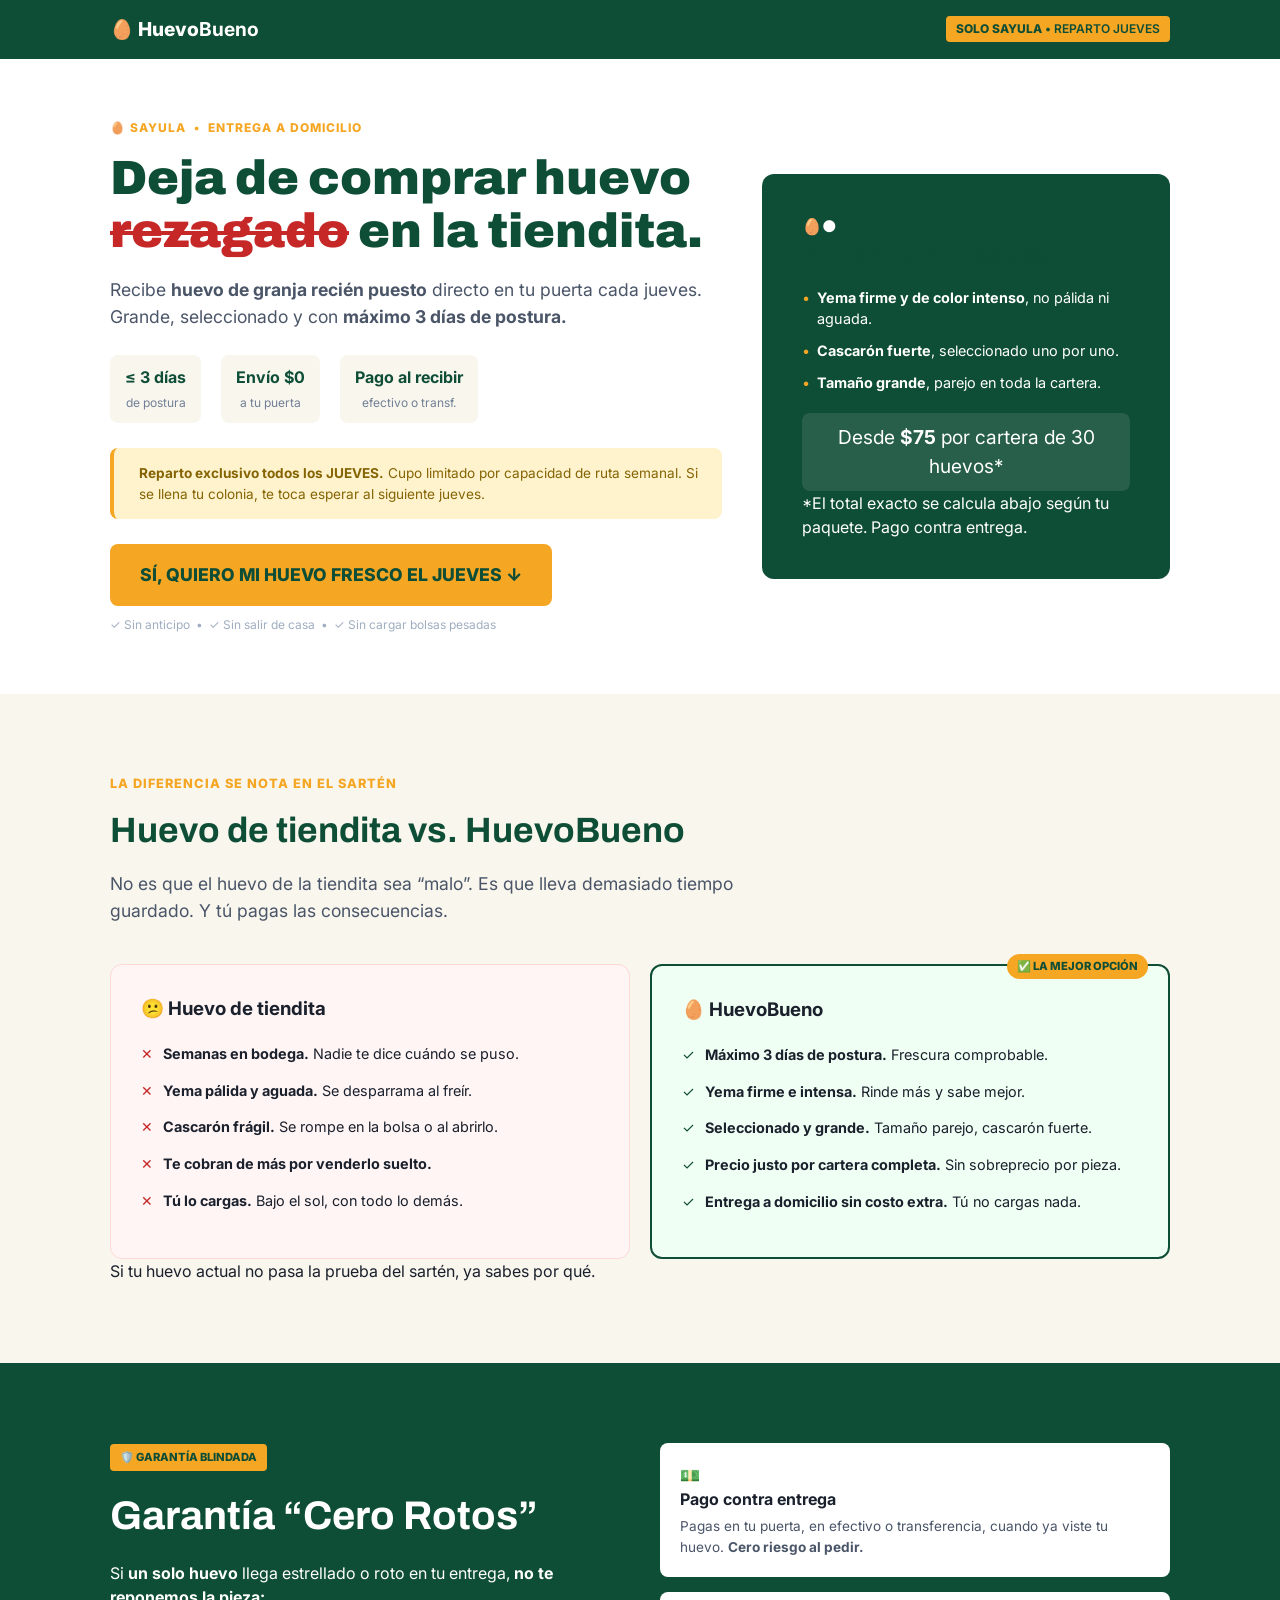
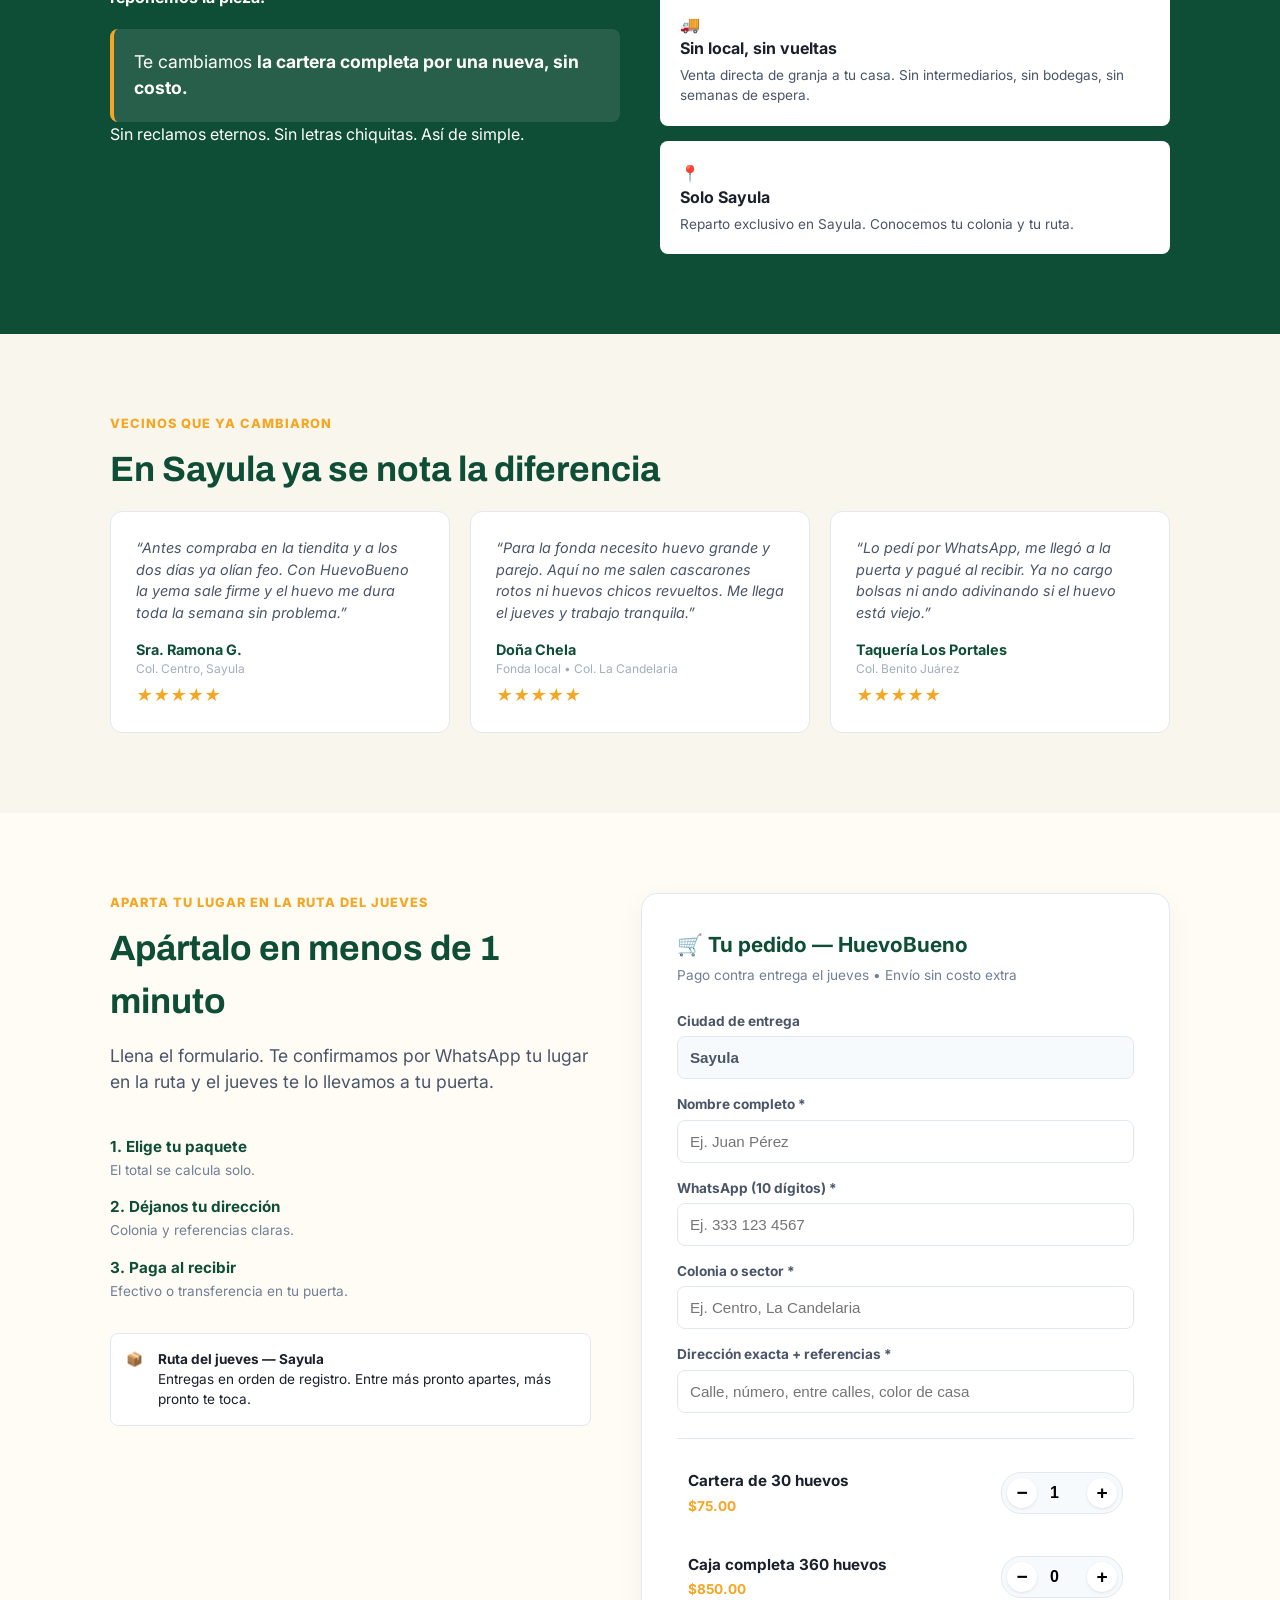
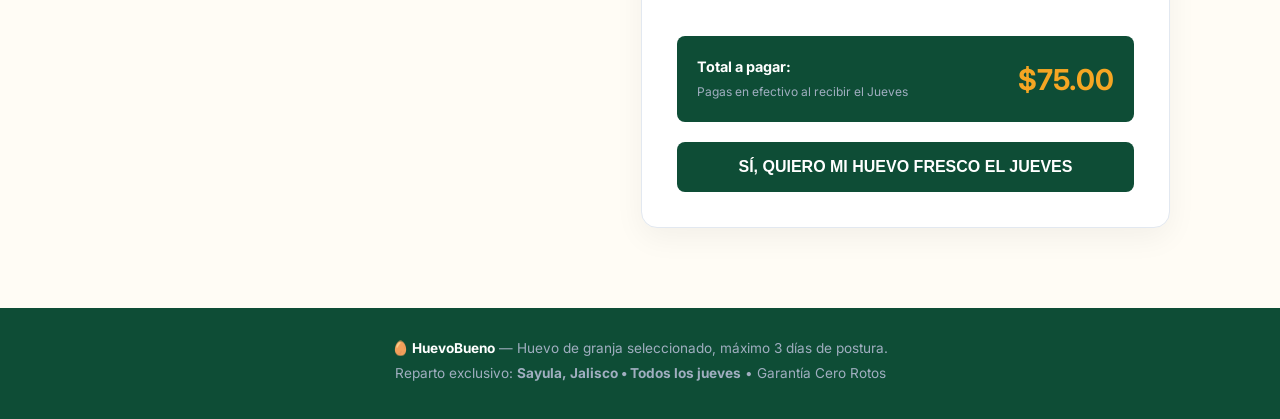
<file: 01-tienda/02-campana-say/index.html>
<!DOCTYPE html>
<html lang="es-MX">
<head>
<meta charset="UTF-8">
<meta name="viewport" content="width=device-width, initial-scale=1.0">
<title>HuevoBueno | Huevo fresco a domicilio en Sayula</title>
  <meta property="og:image" content="https://huevobueno.github.io/proyecto-huevobueno/01-tienda/02-campana-say/img/mini-sayula-75.png">
<meta name="description" content="Recibe huevo de granja recién puesto, directo en tu puerta cada jueves en Sayula. Pago contra entrega. Garantía Cero Rotos.">
<meta name="theme-color" content="#0E4D36">
<link rel="preconnect" href="https://fonts.googleapis.com">
<link rel="preconnect" href="https://fonts.gstatic.com" crossorigin>
<link href="https://fonts.googleapis.com/css2?family=Archivo:wght@700;800;900&family=Inter:wght@400;500;600;700;800&display=swap" rel="stylesheet">
<link rel="stylesheet" href="css/style.css">
</head>
<body>

<header class="topbar">
  <div class="container topbar-inner">
    <a class="logo" href="#inicio">🥚 <span>Huevo<b>Bueno</b></span></a>
    <div class="topbar-badge">SOLO SAYULA <span>• REPARTO JUEVES</span></div>
  </div>
</header>

<main id="inicio">
  <!-- HERO -->
  <section class="hero">
    <div class="container hero-grid">
      <div class="hero-text">
        <p class="eyebrow">🥚 SAYULA &nbsp;•&nbsp; ENTREGA A DOMICILIO</p>
        <h1>Deja de comprar huevo <span class="strike">rezagado</span> en la tiendita.</h1>
        <p class="hero-sub">Recibe <strong>huevo de granja recién puesto</strong> directo en tu puerta cada jueves. Grande, seleccionado y con <strong>máximo 3 días de postura.</strong></p>

        <div class="hero-proof">
          <div><strong>≤ 3 días</strong><span>de postura</span></div>
          <div><strong>Envío $0</strong><span>a tu puerta</span></div>
          <div><strong>Pago al recibir</strong><span>efectivo o transf.</span></div>
        </div>

        <div class="urgency">
          <span class="pulse"></span>
          <p><strong>Reparto exclusivo todos los JUEVES.</strong> Cupo limitado por capacidad de ruta semanal. Si se llena tu colonia, te toca esperar al siguiente jueves.</p>
        </div>

        <a class="btn btn-big" href="#pedido">SÍ, QUIERO MI HUEVO FRESCO EL JUEVES ↓</a>
        <p class="microtrust">✓ Sin anticipo &nbsp;•&nbsp; ✓ Sin salir de casa &nbsp;•&nbsp; ✓ Sin cargar bolsas pesadas</p>
      </div>

      <aside class="hero-card">
        <div class="egg-visual">🥚<span class="yolk">●</span></div>
        <h2>El huevo como debe ser:</h2>
        <ul>
          <li><b>Yema firme y de color intenso</b>, no pálida ni aguada.</li>
          <li><b>Cascarón fuerte</b>, seleccionado uno por uno.</li>
          <li><b>Tamaño grande</b>, parejo en toda la cartera.</li>
        </ul>
        <div class="hero-card-price">Desde <strong id="heroPrice">$75</strong> <span>por cartera de 30 huevos*</span></div>
        <p class="tiny">*El total exacto se calcula abajo según tu paquete. Pago contra entrega.</p>
      </aside>
    </div>
  </section>

  <!-- COMPARATIVA -->
  <section class="section">
    <div class="container">
      <p class="kicker">LA DIFERENCIA SE NOTA EN EL SARTÉN</p>
      <h2>Huevo de tiendita <span class="muted">vs.</span> HuevoBueno</h2>
      <p class="section-intro">No es que el huevo de la tiendita sea “malo”. Es que lleva demasiado tiempo guardado. Y tú pagas las consecuencias.</p>

      <div class="compare">
        <div class="compare-col compare-bad">
          <h3>😕 Huevo de tiendita</h3>
          <ul>
            <li><span>✕</span><div><b>Semanas en bodega.</b> Nadie te dice cuándo se puso.</div></li>
            <li><span>✕</span><div><b>Yema pálida y aguada.</b> Se desparrama al freír.</div></li>
            <li><span>✕</span><div><b>Cascarón frágil.</b> Se rompe en la bolsa o al abrirlo.</div></li>
            <li><span>✕</span><div><b>Te cobran de más por venderlo suelto.</b></div></li>
            <li><span>✕</span><div><b>Tú lo cargas.</b> Bajo el sol, con todo lo demás.</div></li>
          </ul>
        </div>
        <div class="compare-col compare-good">
          <div class="winner">✅ LA MEJOR OPCIÓN</div>
          <h3>🥚 HuevoBueno</h3>
          <ul>
            <li><span>✓</span><div><b>Máximo 3 días de postura.</b> Frescura comprobable.</div></li>
            <li><span>✓</span><div><b>Yema firme e intensa.</b> Rinde más y sabe mejor.</div></li>
            <li><span>✓</span><div><b>Seleccionado y grande.</b> Tamaño parejo, cascarón fuerte.</div></li>
            <li><span>✓</span><div><b>Precio justo por cartera completa.</b> Sin sobreprecio por pieza.</div></li>
            <li><span>✓</span><div><b>Entrega a domicilio sin costo extra.</b> Tú no cargas nada.</div></li>
          </ul>
        </div>
      </div>
      <p class="compare-note">Si tu huevo actual no pasa la prueba del sartén, ya sabes por qué.</p>
    </div>
  </section>

  <!-- CONFIANZA -->
  <section class="trust">
    <div class="container trust-grid">
      <div class="guarantee">
        <p class="seal">🛡️ GARANTÍA BLINDADA</p>
        <h2>Garantía <span>“Cero Rotos”</span></h2>
        <p class="guarantee-big">Si <strong>un solo huevo</strong> llega estrellado o roto en tu entrega, <strong>no te reponemos la pieza:</strong></p>
        <p class="guarantee-promise">Te cambiamos <strong>la cartera completa por una nueva, sin costo.</strong></p>
        <p class="tiny">Sin reclamos eternos. Sin letras chiquitas. Así de simple.</p>
      </div>
      <div class="trust-cards">
        <article><span>💵</span><h3>Pago contra entrega</h3><p>Pagas en tu puerta, en efectivo o transferencia, cuando ya viste tu huevo. <strong>Cero riesgo al pedir.</strong></p></article>
        <article><span>🚚</span><h3>Sin local, sin vueltas</h3><p>Venta directa de granja a tu casa. Sin intermediarios, sin bodegas, sin semanas de espera.</p></article>
        <article><span>📍</span><h3>Solo Sayula</h3><p>Reparto exclusivo en Sayula. Conocemos tu colonia y tu ruta.</p></article>
      </div>
    </div>
  </section>

  <!-- TESTIMONIOS -->
  <section class="section">
    <div class="container">
      <p class="kicker">VECINOS QUE YA CAMBIARON</p>
      <h2>En Sayula ya se nota la diferencia</h2>
      <div class="testimonials">
        <figure><blockquote>“Antes compraba en la tiendita y a los dos días ya olían feo. Con HuevoBueno la yema sale firme y el huevo me dura toda la semana sin problema.”</blockquote><figcaption><strong>Sra. Ramona G.</strong><span>Col. Centro, Sayula</span><i>★★★★★</i></figcaption></figure>
        <figure><blockquote>“Para la fonda necesito huevo grande y parejo. Aquí no me salen cascarones rotos ni huevos chicos revueltos. Me llega el jueves y trabajo tranquila.”</blockquote><figcaption><strong>Doña Chela</strong><span>Fonda local • Col. La Candelaria</span><i>★★★★★</i></figcaption></figure>
        <figure><blockquote>“Lo pedí por WhatsApp, me llegó a la puerta y pagué al recibir. Ya no cargo bolsas ni ando adivinando si el huevo está viejo.”</blockquote><figcaption><strong>Taquería Los Portales</strong><span>Col. Benito Juárez</span><i>★★★★★</i></figcaption></figure>
      </div>
    </div>
  </section>

  <!-- FORMULARIO -->
  <section class="section order" id="pedido">
    <div class="container order-grid">
      <div>
        <p class="kicker">APARTA TU LUGAR EN LA RUTA DEL JUEVES</p>
        <h2>Apártalo en menos de 1 minuto</h2>
        <p class="section-intro">Llena el formulario. Te confirmamos por WhatsApp tu lugar en la ruta y el jueves te lo llevamos a tu puerta.</p>
        <ol class="steps">
          <li><b>1. Elige tu paquete</b> <span>El total se calcula solo.</span></li>
          <li><b>2. Déjanos tu dirección</b> <span>Colonia y referencias claras.</span></li>
          <li><b>3. Paga al recibir</b> <span>Efectivo o transferencia en tu puerta.</span></li>
        </ol>
        <div class="route-note">📦 <div><b>Ruta del jueves — Sayula</b><br>Entregas en orden de registro. Entre más pronto apartes, más pronto te toca.</div></div>
      </div>

      <form id="pedido-form" class="form-custom" novalidate>
        <h3>🛒 Tu pedido — HuevoBueno</h3>
        <p class="form-sub">Pago contra entrega el jueves • Envío sin costo extra</p>

        <div class="field-custom">
          <label>Ciudad de entrega</label>
          <input type="text" value="Sayula" readonly style="background-color: #F7FAFC; cursor: not-allowed; color: #4A5568; font-weight: 700; border-color: #E2E8F0;">
          <input type="hidden" id="ciudad" value="Sayula">
        </div>

        <div class="field-custom">
          <label>Nombre completo *</label>
          <input type="text" id="nombre" required placeholder="Ej. Juan Pérez">
        </div>
        
        <div class="field-custom">
          <label>WhatsApp (10 dígitos) *</label>
          <input type="tel" id="tel" required pattern="[0-9]{10}" maxlength="10" placeholder="Ej. 333 123 4567">
        </div>
        
        <div class="field-custom">
          <label>Colonia o sector *</label>
          <input type="text" id="colonia" required placeholder="Ej. Centro, La Candelaria">
        </div>
        
        <div class="field-custom">
          <label>Dirección exacta + referencias *</label>
          <input type="text" id="direccion" required placeholder="Calle, número, entre calles, color de casa">
        </div>

        <div class="productos-custom">
          <div class="prod-item" id="card-carteras">
            <div class="prod-info-custom">
              <strong>Cartera de 30 huevos</strong>
              <span id="lbl-precio-cartera">$75.00</span>
            </div>
            <div class="qty-control-custom">
              <button type="button" class="qty-btn-custom" onclick="cambiarCantidad('carteras', -1)">−</button>
              <input type="number" id="cant-carteras" value="1" readonly>
              <button type="button" class="qty-btn-custom" onclick="cambiarCantidad('carteras', 1)">+</button>
            </div>
          </div>
          
          <div class="prod-item" id="card-cajas">
            <div class="prod-info-custom">
              <strong>Caja completa 360 huevos</strong>
              <span id="lbl-precio-caja">$850.00</span>
            </div>
            <div class="qty-control-custom">
              <button type="button" class="qty-btn-custom" onclick="cambiarCantidad('cajas', -1)">−</button>
              <input type="number" id="cant-cajas" value="0" readonly>
              <button type="button" class="qty-btn-custom" onclick="cambiarCantidad('cajas', 1)">+</button>
            </div>
          </div>
        </div>

        <div class="total-box-custom">
          <div>
            <span>Total a pagar:</span>
            <small>Pagas en efectivo al recibir el Jueves</small>
          </div>
          <strong id="total-display">$75.00</strong>
        </div>

        <button type="submit" class="btn-submit-custom" id="btn-submit">
          SÍ, QUIERO MI HUEVO FRESCO EL JUEVES
        </button>
      </form>
    </div>
  </section>

  <footer>
    <div class="container footer-inner">
      <p><strong>🥚 HuevoBueno</strong> — Huevo de granja seleccionado, máximo 3 días de postura.</p>
      <p>Reparto exclusivo: <b>Sayula, Jalisco • Todos los jueves</b> • Garantía Cero Rotos</p>
    </div>
  </footer>
</main>

<!-- RUTAS CORREGIDAS: Scripts locales para config y script, global para tracking -->
<script src="js/config.js"></script>
<script src="js/script.js"></script>
<script src="../js/tracking.js"></script>
</body>
</html>
</file>
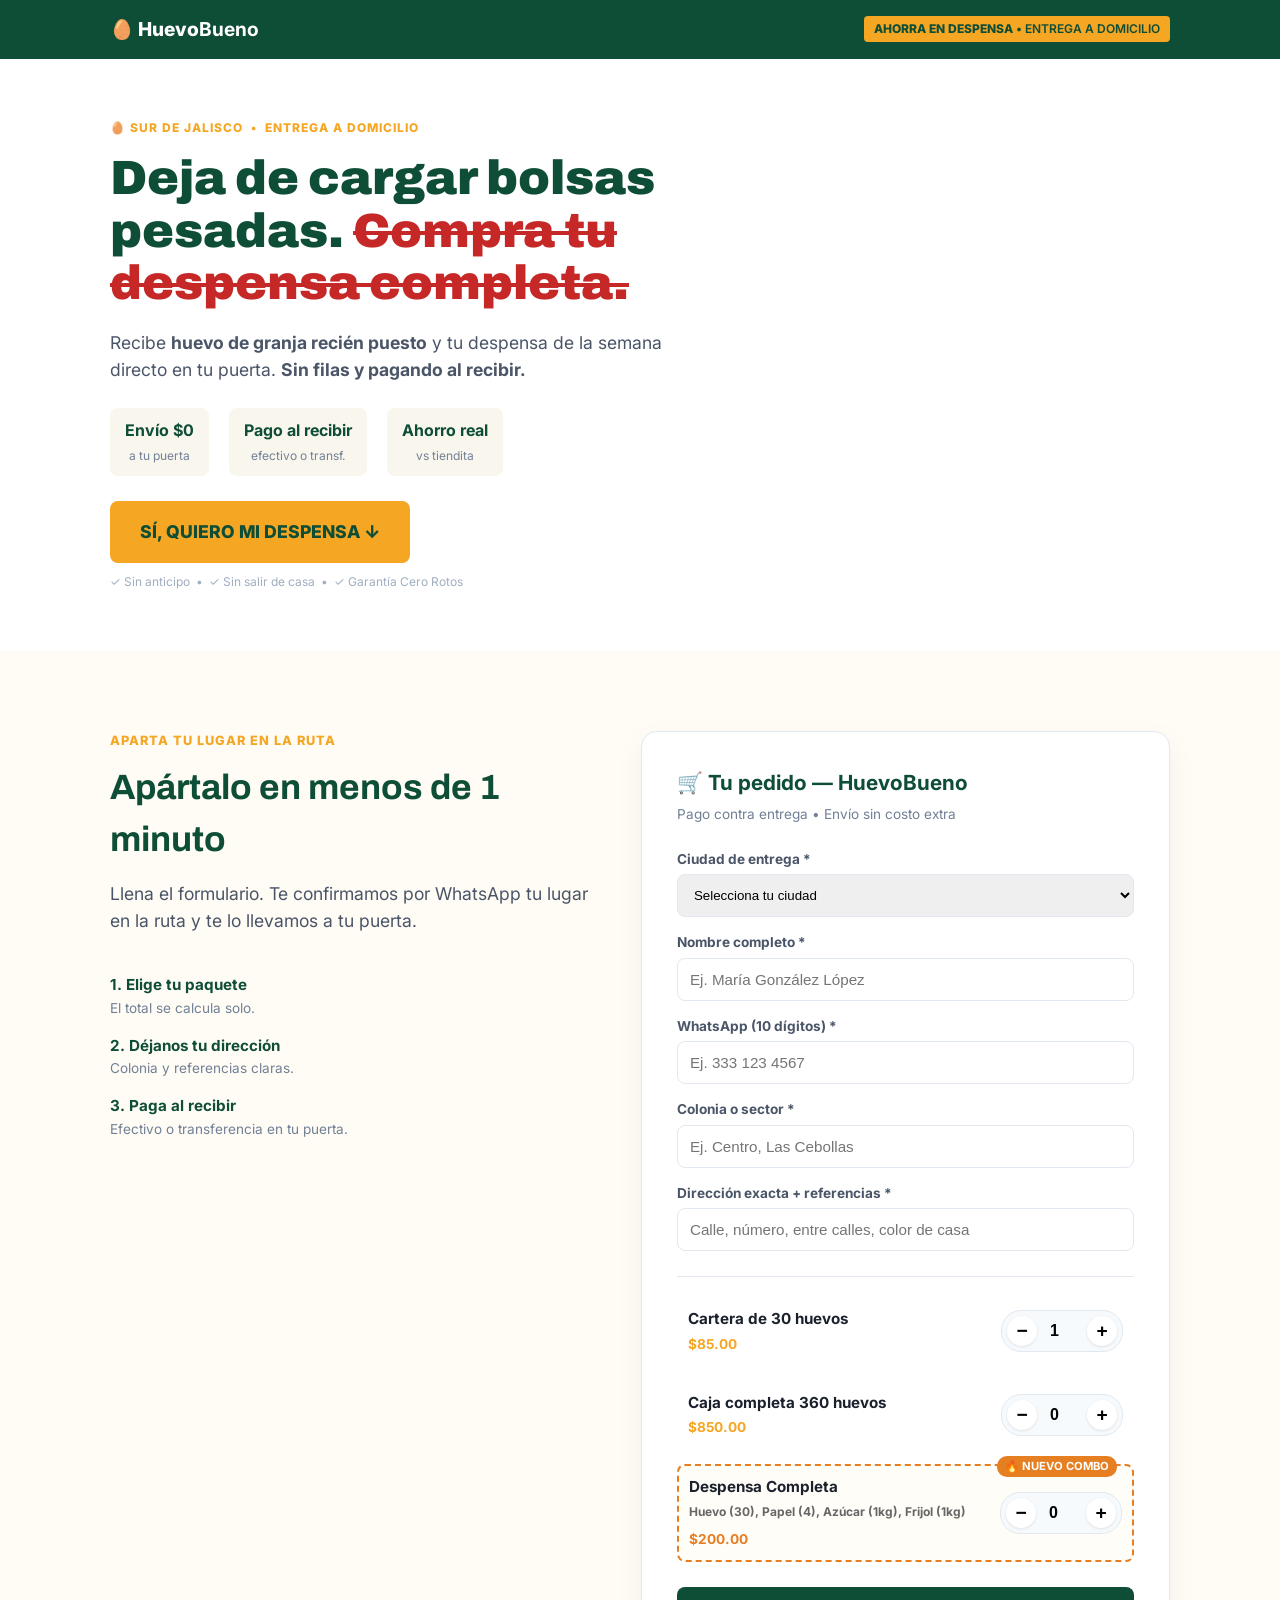
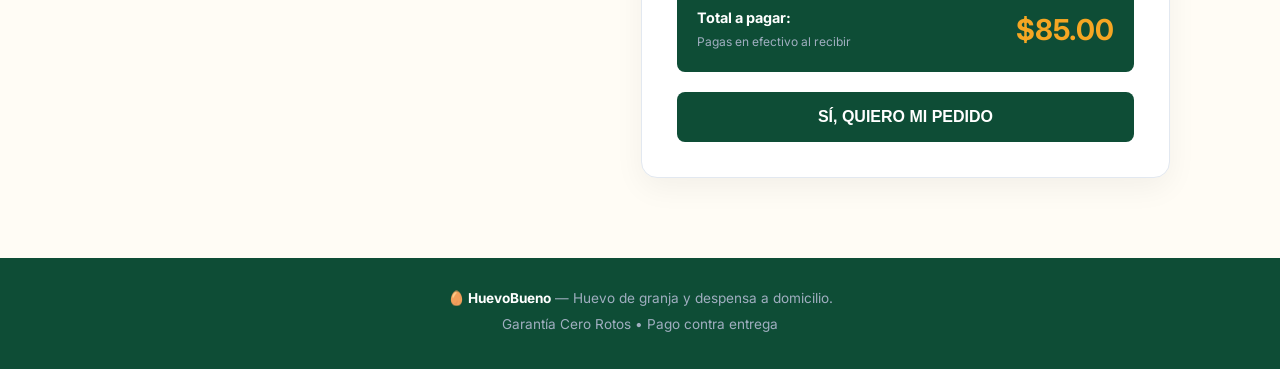
<file: 01-tienda/05-campana-general/index.html>
<!DOCTYPE html>
<html lang="es-MX">
<head>
<meta charset="UTF-8">
<meta name="viewport" content="width=device-width, initial-scale=1.0">
<title>HuevoBueno | Despensa Completa a domicilio</title>
<meta name="description" content="Recibe huevo fresco y tu despensa completa directo en tu puerta. Pago contra entrega.">
<meta name="theme-color" content="#0E4D36">
<link rel="preconnect" href="https://fonts.googleapis.com">
<link rel="preconnect" href="https://fonts.gstatic.com" crossorigin>
<link href="https://fonts.googleapis.com/css2?family=Archivo:wght@700;800;900&family=Inter:wght@400;500;600;700;800&display=swap" rel="stylesheet">
<link rel="stylesheet" href="css/style.css">
</head>
<body>

<header class="topbar">
  <div class="container topbar-inner">
    <a class="logo" href="#inicio">🥚 <span>Huevo<b>Bueno</b></span></a>
    <div class="topbar-badge">AHORRA EN DESPENSA <span>• ENTREGA A DOMICILIO</span></div>
  </div>
</header>

<main id="inicio">
  <!-- HERO -->
  <section class="hero">
    <div class="container hero-grid">
      <div class="hero-text">
        <p class="eyebrow">🥚 SUR DE JALISCO &nbsp;•&nbsp; ENTREGA A DOMICILIO</p>
        <h1>Deja de cargar bolsas pesadas. <span class="strike">Compra tu despensa completa.</span></h1>
        <p class="hero-sub">Recibe <strong>huevo de granja recién puesto</strong> y tu despensa de la semana directo en tu puerta. <strong>Sin filas y pagando al recibir.</strong></p>

        <div class="hero-proof">
          <div><strong>Envío $0</strong><span>a tu puerta</span></div>
          <div><strong>Pago al recibir</strong><span>efectivo o transf.</span></div>
          <div><strong>Ahorro real</strong><span>vs tiendita</span></div>
        </div>

        <a class="btn btn-big" href="#pedido">SÍ, QUIERO MI DESPENSA ↓</a>
        <p class="microtrust">✓ Sin anticipo &nbsp;•&nbsp; ✓ Sin salir de casa &nbsp;•&nbsp; ✓ Garantía Cero Rotos</p>
      </div>
    </div>
  </section>

  <!-- FORMULARIO -->
  <section class="section order" id="pedido">
    <div class="container order-grid">
      <div>
        <p class="kicker">APARTA TU LUGAR EN LA RUTA</p>
        <h2>Apártalo en menos de 1 minuto</h2>
        <p class="section-intro">Llena el formulario. Te confirmamos por WhatsApp tu lugar en la ruta y te lo llevamos a tu puerta.</p>
        <ol class="steps">
          <li><b>1. Elige tu paquete</b> <span>El total se calcula solo.</span></li>
          <li><b>2. Déjanos tu dirección</b> <span>Colonia y referencias claras.</span></li>
          <li><b>3. Paga al recibir</b> <span>Efectivo o transferencia en tu puerta.</span></li>
        </ol>
      </div>

      <!-- FORMULARIO -->
      <form id="pedido-form" class="form-custom" novalidate>
        <h3>🛒 Tu pedido — HuevoBueno</h3>
        <p class="form-sub">Pago contra entrega • Envío sin costo extra</p>

        <div class="field-custom">
          <label>Ciudad de entrega *</label>
          <select id="ciudad" required style="width: 100%; padding: 12px; border: 1px solid #E2E8F0; border-radius: 8px;">
            <option value="" disabled selected>Selecciona tu ciudad</option>
            <option value="Sayula">Sayula</option>
            <option value="Zacoalco">Zacoalco</option>
            <option value="Atoyac">Atoyac</option>
            <option value="Techaluta">Techaluta</option>
            <option value="Teocuitatlán">Teocuitatlán</option>
          </select>
        </div>

        <div class="field-custom">
          <label>Nombre completo *</label>
          <input type="text" id="nombre" required placeholder="Ej. María González López">
        </div>
        
        <div class="field-custom">
          <label>WhatsApp (10 dígitos) *</label>
          <input type="tel" id="tel" required pattern="[0-9]{10}" maxlength="10" placeholder="Ej. 333 123 4567">
        </div>
        
        <div class="field-custom">
          <label>Colonia o sector *</label>
          <input type="text" id="colonia" required placeholder="Ej. Centro, Las Cebollas">
        </div>
        
        <div class="field-custom">
          <label>Dirección exacta + referencias *</label>
          <input type="text" id="direccion" required placeholder="Calle, número, entre calles, color de casa">
        </div>

        <!-- SELECTOR DE PRODUCTOS -->
        <div class="productos-custom">
          <div class="prod-item" id="card-carteras">
            <div class="prod-info-custom">
              <strong>Cartera de 30 huevos</strong>
              <span id="lbl-precio-cartera">$85.00</span>
            </div>
            <div class="qty-control-custom">
              <button type="button" class="qty-btn-custom" onclick="cambiarCantidad('carteras', -1)">−</button>
              <input type="number" id="cant-carteras" value="1" readonly>
              <button type="button" class="qty-btn-custom" onclick="cambiarCantidad('carteras', 1)">+</button>
            </div>
          </div>
          
          <div class="prod-item" id="card-cajas">
            <div class="prod-info-custom">
              <strong>Caja completa 360 huevos</strong>
              <span id="lbl-precio-caja">$850.00</span>
            </div>
            <div class="qty-control-custom">
              <button type="button" class="qty-btn-custom" onclick="cambiarCantidad('cajas', -1)">−</button>
              <input type="number" id="cant-cajas" value="0" readonly>
              <button type="button" class="qty-btn-custom" onclick="cambiarCantidad('cajas', 1)">+</button>
            </div>
          </div>

          <!-- NUEVO: DESPENSA -->
          <div class="prod-item" id="card-despensas" style="border: 2px dashed #E67E22; background: #FFFDF7; position: relative; margin-top: 15px;">
            <div style="position: absolute; top: -10px; right: 15px; background: #E67E22; color: white; padding: 2px 8px; border-radius: 10px; font-size: 0.7rem; font-weight: bold;">
              🔥 NUEVO COMBO
            </div>
            <div class="prod-info-custom">
              <strong>Despensa Completa</strong>
              <span style="font-size: 0.75rem; color: #666; display: block; margin-top: 4px;">Huevo (30), Papel (4), Azúcar (1kg), Frijol (1kg)</span>
              <span id="lbl-precio-despensa" style="color: #E67E22; margin-top: 8px; display: block;">$200.00</span>
            </div>
            <div class="qty-control-custom">
              <button type="button" class="qty-btn-custom" onclick="cambiarCantidad('despensas', -1)">−</button>
              <input type="number" id="cant-despensas" value="0" readonly>
              <button type="button" class="qty-btn-custom" onclick="cambiarCantidad('despensas', 1)">+</button>
            </div>
          </div>
        </div>

        <!-- TOTAL Y BOTÓN VERDE -->
        <div class="total-box-custom">
          <div>
            <span>Total a pagar:</span>
            <small>Pagas en efectivo al recibir</small>
          </div>
          <strong id="total-display">$85.00</strong>
        </div>

        <button type="submit" class="btn-submit-custom" id="btn-submit">
          SÍ, QUIERO MI PEDIDO
        </button>
      </form>
    </div>
  </section>

  <footer>
    <div class="container footer-inner">
      <p><strong>🥚 HuevoBueno</strong> — Huevo de granja y despensa a domicilio.</p>
      <p>Garantía Cero Rotos • Pago contra entrega</p>
    </div>
  </footer>
</main>

<script src="../js/config.js"></script>
<script src="js/script.js"></script>
</body>
</html>
</file>
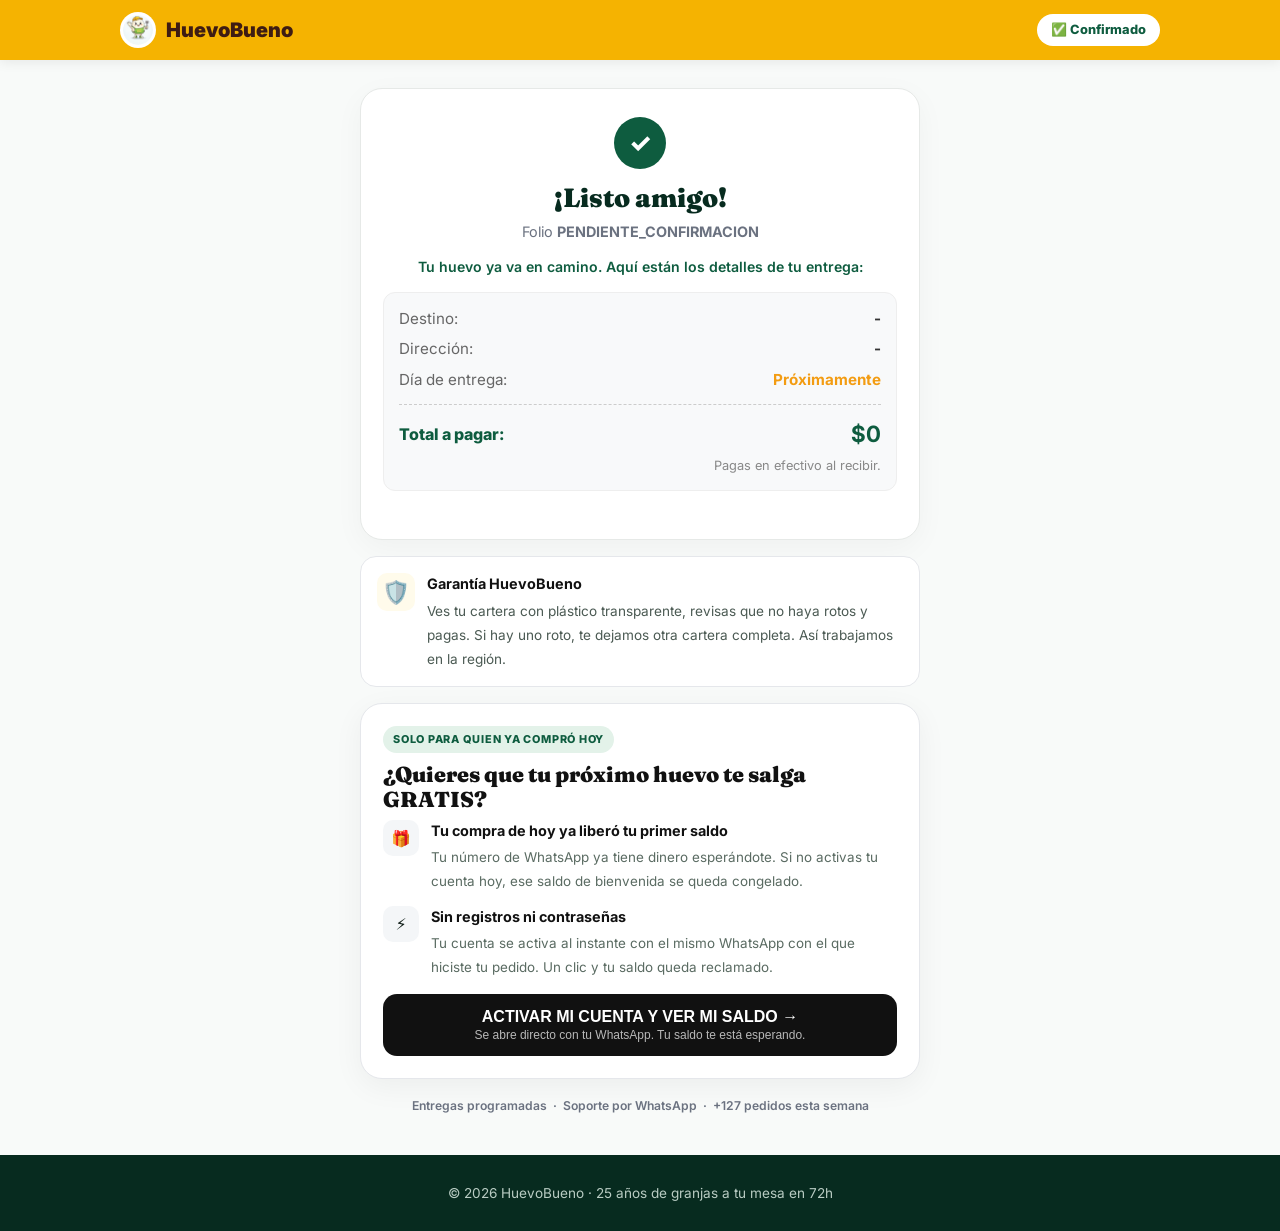
<file: 01-tienda/gracias.html>
<!DOCTYPE html>
<html lang="es-MX">
<head>
<meta charset="UTF-8">
<meta name="viewport" content="width=device-width, initial-scale=1.0">
<title>¡Pedido confirmado! · HuevoBueno</title>
<meta name="theme-color" content="#F5B301">
<link rel="preconnect" href="https://fonts.googleapis.com">
<link rel="preconnect" href="https://fonts.gstatic.com" crossorigin>
<link href="https://fonts.googleapis.com/css2?family=Fraunces:opsz,wght@9..144,900&family=Inter:wght@400;600;700;800&display=swap" rel="stylesheet">
<link rel="stylesheet" href="css/gracias.css">
</head>
<body class="gracias-page">
<header class="header">
  <div class="wrap">
    <a class="logo" href="index.html">
      <img src="img/logo.png" alt="HuevoBueno">
      <span>HuevoBueno</span>
    </a>
    <span class="header-tag">✅ Confirmado</span>
  </div>
</header>
<main class="wrap">
  <div class="gracias-wrap">
    
    <!-- TARJETA DE RECIBO / CONFIRMACIÓN -->
    <div class="confirm-card">
      <div class="confirm-check">✓</div>
      <h1>¡Listo <span id="nombre-cliente">amigo</span>!</h1>
      <p class="folio">Folio <strong id="exito-folio">HB-...</strong></p>
      
      <p class="sub" style="margin-bottom: 15px; font-weight: 600; color: #0E5C3F;">Tu huevo ya va en camino. Aquí están los detalles de tu entrega:</p>

      <!-- NUEVO RESUMEN DE COMPRA -->
      <div style="background: #F8F9FA; border-radius: 12px; padding: 15px; text-align: left; margin-bottom: 20px; border: 1px solid #eee;">
        <div style="display: flex; justify-content: space-between; margin-bottom: 8px; font-size: 0.95rem;">
          <span style="color: #666;">Destino:</span>
          <strong id="resumen-destino" style="color: #333;">-</strong>
        </div>
        <div style="display: flex; justify-content: space-between; margin-bottom: 8px; font-size: 0.95rem;">
          <span style="color: #666;">Dirección:</span>
          <strong id="resumen-direccion" style="color: #333; text-align: right; max-width: 60%;">-</strong>
        </div>
        <div style="display: flex; justify-content: space-between; margin-bottom: 12px; font-size: 0.95rem;">
          <span style="color: #666;">Día de entrega:</span>
          <strong id="resumen-dia" style="color: #F39C12;">-</strong>
        </div>
        
        <div style="border-top: 1px dashed #ccc; padding-top: 12px; display: flex; justify-content: space-between; align-items: center;">
          <span style="color: #0E5C3F; font-weight: 800;">Total a pagar:</span>
          <strong id="exito-total" style="font-size: 1.4rem; color: #0E5C3F;">$75</strong>
        </div>
        <p style="font-size: 0.8rem; color: #888; text-align: right; margin-top: 5px;">Pagas en efectivo al recibir.</p>
      </div>

    </div>

    <!-- PAGO AL RECIBIR - REASEGURO -->
    <div class="trust-card">
      <div class="trust-icon">🛡️</div>
      <div class="trust-text">
        <strong>Garantía HuevoBueno</strong>
        <span>Ves tu cartera con plástico transparente, revisas que no haya rotos y pagas. Si hay uno roto, te dejamos otra cartera completa. Así trabajamos en la región.</span>
      </div>
    </div>

    <!-- UPSELL PWA -->
    <div class="pwa-card">
      <div class="pwa-top">
        <span class="pwa-kicker">SOLO PARA QUIEN YA COMPRÓ HOY</span>
        <h2>¿Quieres que tu próximo huevo te salga GRATIS?</h2>
      </div>
      <div class="pwa-como">
        <div class="como-item">
          <div class="como-icon">🎁</div>
          <div>
            <strong>Tu compra de hoy ya liberó tu primer saldo</strong>
            <span>Tu número de WhatsApp ya tiene dinero esperándote. Si no activas tu cuenta hoy, ese saldo de bienvenida se queda congelado.</span>
          </div>
        </div>
        <div class="como-item">
          <div class="como-icon">⚡</div>
          <div>
            <strong>Sin registros ni contraseñas</strong>
            <span>Tu cuenta se activa al instante con el mismo WhatsApp con el que hiciste tu pedido. Un clic y tu saldo queda reclamado.</span>
          </div>
        </div>
      </div>
      <button class="btn-pwa-real" id="btn-pwa" style="margin-top: 15px;">
        <span>ACTIVAR MI CUENTA Y VER MI SALDO →</span>
        <small>Se abre directo con tu WhatsApp. Tu saldo te está esperando.</small>
      </button>
    </div>
    
    <div class="confianza-extra">
      <span>Entregas programadas</span>
      <span>·</span>
      <span>Soporte por WhatsApp</span>
      <span>·</span>
      <span>+127 pedidos esta semana</span>
    </div>
  </div>
</main>
<footer class="footer">
  <div class="wrap">
    <p>© <span id="year"></span> HuevoBueno · 25 años de granjas a tu mesa en 72h</p>
  </div>
</footer>
<script src="js/config.js"></script>
<script src="js/gracias.js"></script>
<script src="js/tracking.js"></script>
</body>
</html>
</file>
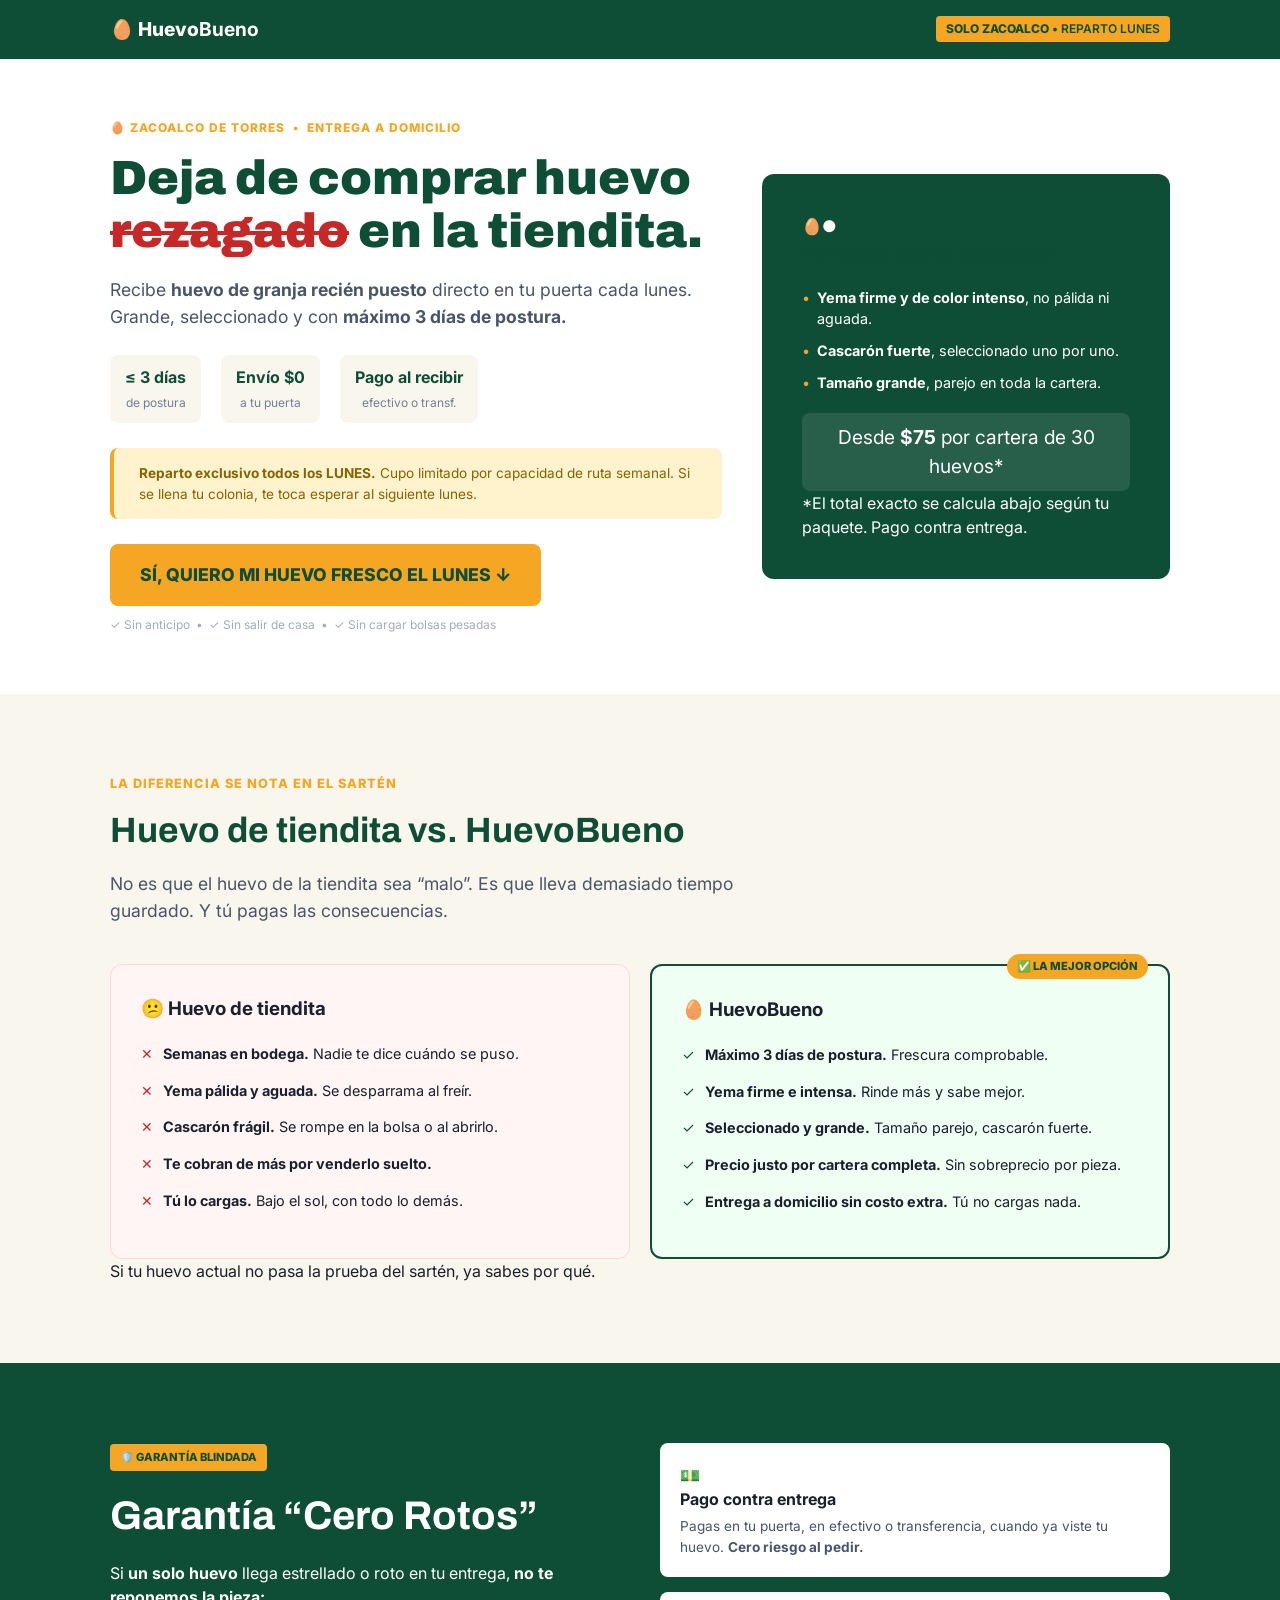
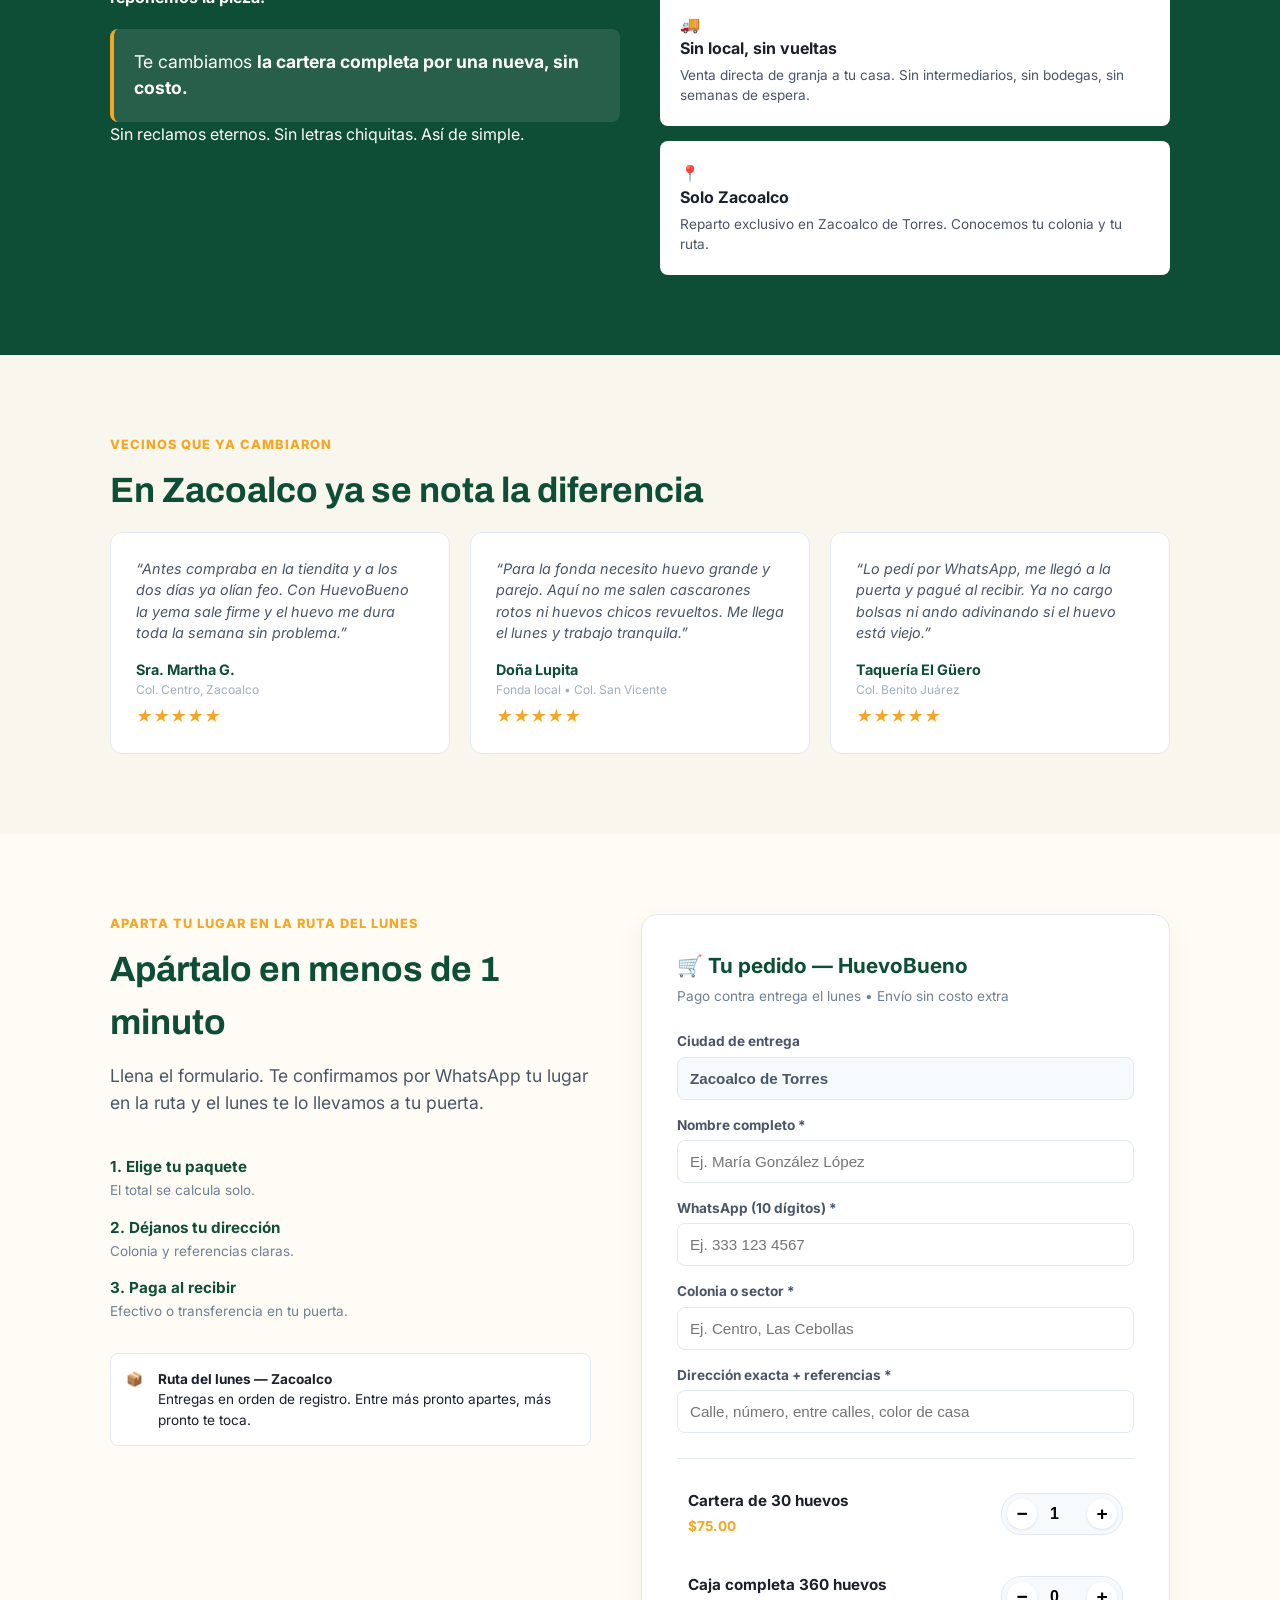
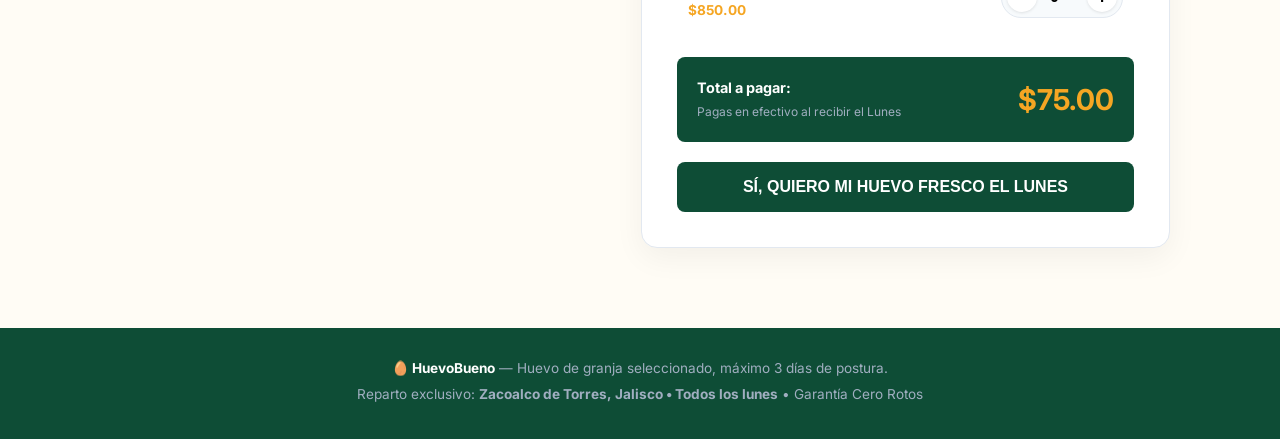
<file: 01-tienda/01-campana-zac/index-zac.html>
<!DOCTYPE html>
<html lang="es-MX">
<head>
<meta charset="UTF-8">
<meta name="viewport" content="width=device-width, initial-scale=1.0">
<title>HuevoBueno | Huevo fresco a domicilio en Zacoalco</title>
<meta property="og:image" content="https://huevobueno.github.io/proyecto-huevobueno/01-tienda/01-campana-zac/img/mini-zacoalco-75.jpeg">
<meta name="description" content="Recibe huevo de granja recién puesto, directo en tu puerta cada lunes en Zacoalco. Pago contra entrega. Garantía Cero Rotos.">
<meta name="theme-color" content="#0E4D36">
<link rel="preconnect" href="https://fonts.googleapis.com">
<link rel="preconnect" href="https://fonts.gstatic.com" crossorigin>
<link href="https://fonts.googleapis.com/css2?family=Archivo:wght@700;800;900&family=Inter:wght@400;500;600;700;800&display=swap" rel="stylesheet">
<link rel="stylesheet" href="css/style.css">
</head>
<body>

<header class="topbar">
  <div class="container topbar-inner">
    <a class="logo" href="#inicio">🥚 <span>Huevo<b>Bueno</b></span></a>
    <div class="topbar-badge">SOLO ZACOALCO <span>• REPARTO LUNES</span></div>
  </div>
</header>

<main id="inicio">
  <!-- HERO -->
  <section class="hero">
    <div class="container hero-grid">
      <div class="hero-text">
        <p class="eyebrow">🥚 ZACOALCO DE TORRES &nbsp;•&nbsp; ENTREGA A DOMICILIO</p>
        <h1>Deja de comprar huevo <span class="strike">rezagado</span> en la tiendita.</h1>
        <p class="hero-sub">Recibe <strong>huevo de granja recién puesto</strong> directo en tu puerta cada lunes. Grande, seleccionado y con <strong>máximo 3 días de postura.</strong></p>

        <div class="hero-proof">
          <div><strong>≤ 3 días</strong><span>de postura</span></div>
          <div><strong>Envío $0</strong><span>a tu puerta</span></div>
          <div><strong>Pago al recibir</strong><span>efectivo o transf.</span></div>
        </div>

        <div class="urgency">
          <span class="pulse"></span>
          <p><strong>Reparto exclusivo todos los LUNES.</strong> Cupo limitado por capacidad de ruta semanal. Si se llena tu colonia, te toca esperar al siguiente lunes.</p>
        </div>

        <a class="btn btn-big" href="#pedido">SÍ, QUIERO MI HUEVO FRESCO EL LUNES ↓</a>
        <p class="microtrust">✓ Sin anticipo &nbsp;•&nbsp; ✓ Sin salir de casa &nbsp;•&nbsp; ✓ Sin cargar bolsas pesadas</p>
      </div>

      <aside class="hero-card">
        <div class="egg-visual">🥚<span class="yolk">●</span></div>
        <h2>El huevo como debe ser:</h2>
        <ul>
          <li><b>Yema firme y de color intenso</b>, no pálida ni aguada.</li>
          <li><b>Cascarón fuerte</b>, seleccionado uno por uno.</li>
          <li><b>Tamaño grande</b>, parejo en toda la cartera.</li>
        </ul>
        <div class="hero-card-price">Desde <strong id="heroPrice">$75</strong> <span>por cartera de 30 huevos*</span></div>
        <p class="tiny">*El total exacto se calcula abajo según tu paquete. Pago contra entrega.</p>
      </aside>
    </div>
  </section>

  <!-- COMPARATIVA -->
  <section class="section">
    <div class="container">
      <p class="kicker">LA DIFERENCIA SE NOTA EN EL SARTÉN</p>
      <h2>Huevo de tiendita <span class="muted">vs.</span> HuevoBueno</h2>
      <p class="section-intro">No es que el huevo de la tiendita sea “malo”. Es que lleva demasiado tiempo guardado. Y tú pagas las consecuencias.</p>

      <div class="compare">
        <div class="compare-col compare-bad">
          <h3>😕 Huevo de tiendita</h3>
          <ul>
            <li><span>✕</span><div><b>Semanas en bodega.</b> Nadie te dice cuándo se puso.</div></li>
            <li><span>✕</span><div><b>Yema pálida y aguada.</b> Se desparrama al freír.</div></li>
            <li><span>✕</span><div><b>Cascarón frágil.</b> Se rompe en la bolsa o al abrirlo.</div></li>
            <li><span>✕</span><div><b>Te cobran de más por venderlo suelto.</b></div></li>
            <li><span>✕</span><div><b>Tú lo cargas.</b> Bajo el sol, con todo lo demás.</div></li>
          </ul>
        </div>
        <div class="compare-col compare-good">
          <div class="winner">✅ LA MEJOR OPCIÓN</div>
          <h3>🥚 HuevoBueno</h3>
          <ul>
            <li><span>✓</span><div><b>Máximo 3 días de postura.</b> Frescura comprobable.</div></li>
            <li><span>✓</span><div><b>Yema firme e intensa.</b> Rinde más y sabe mejor.</div></li>
            <li><span>✓</span><div><b>Seleccionado y grande.</b> Tamaño parejo, cascarón fuerte.</div></li>
            <li><span>✓</span><div><b>Precio justo por cartera completa.</b> Sin sobreprecio por pieza.</div></li>
            <li><span>✓</span><div><b>Entrega a domicilio sin costo extra.</b> Tú no cargas nada.</div></li>
          </ul>
        </div>
      </div>
      <p class="compare-note">Si tu huevo actual no pasa la prueba del sartén, ya sabes por qué.</p>
    </div>
  </section>

  <!-- CONFIANZA -->
  <section class="trust">
    <div class="container trust-grid">
      <div class="guarantee">
        <p class="seal">🛡️ GARANTÍA BLINDADA</p>
        <h2>Garantía <span>“Cero Rotos”</span></h2>
        <p class="guarantee-big">Si <strong>un solo huevo</strong> llega estrellado o roto en tu entrega, <strong>no te reponemos la pieza:</strong></p>
        <p class="guarantee-promise">Te cambiamos <strong>la cartera completa por una nueva, sin costo.</strong></p>
        <p class="tiny">Sin reclamos eternos. Sin letras chiquitas. Así de simple.</p>
      </div>
      <div class="trust-cards">
        <article><span>💵</span><h3>Pago contra entrega</h3><p>Pagas en tu puerta, en efectivo o transferencia, cuando ya viste tu huevo. <strong>Cero riesgo al pedir.</strong></p></article>
        <article><span>🚚</span><h3>Sin local, sin vueltas</h3><p>Venta directa de granja a tu casa. Sin intermediarios, sin bodegas, sin semanas de espera.</p></article>
        <article><span>📍</span><h3>Solo Zacoalco</h3><p>Reparto exclusivo en Zacoalco de Torres. Conocemos tu colonia y tu ruta.</p></article>
      </div>
    </div>
  </section>

  <!-- TESTIMONIOS -->
  <section class="section">
    <div class="container">
      <p class="kicker">VECINOS QUE YA CAMBIARON</p>
      <h2>En Zacoalco ya se nota la diferencia</h2>
      <div class="testimonials">
        <figure><blockquote>“Antes compraba en la tiendita y a los dos días ya olían feo. Con HuevoBueno la yema sale firme y el huevo me dura toda la semana sin problema.”</blockquote><figcaption><strong>Sra. Martha G.</strong><span>Col. Centro, Zacoalco</span><i>★★★★★</i></figcaption></figure>
        <figure><blockquote>“Para la fonda necesito huevo grande y parejo. Aquí no me salen cascarones rotos ni huevos chicos revueltos. Me llega el lunes y trabajo tranquila.”</blockquote><figcaption><strong>Doña Lupita</strong><span>Fonda local • Col. San Vicente</span><i>★★★★★</i></figcaption></figure>
        <figure><blockquote>“Lo pedí por WhatsApp, me llegó a la puerta y pagué al recibir. Ya no cargo bolsas ni ando adivinando si el huevo está viejo.”</blockquote><figcaption><strong>Taquería El Güero</strong><span>Col. Benito Juárez</span><i>★★★★★</i></figcaption></figure>
      </div>
    </div>
  </section>

  <!-- FORMULARIO -->
  <section class="section order" id="pedido">
    <div class="container order-grid">
      <div>
        <p class="kicker">APARTA TU LUGAR EN LA RUTA DEL LUNES</p>
        <h2>Apártalo en menos de 1 minuto</h2>
        <p class="section-intro">Llena el formulario. Te confirmamos por WhatsApp tu lugar en la ruta y el lunes te lo llevamos a tu puerta.</p>
        <ol class="steps">
          <li><b>1. Elige tu paquete</b> <span>El total se calcula solo.</span></li>
          <li><b>2. Déjanos tu dirección</b> <span>Colonia y referencias claras.</span></li>
          <li><b>3. Paga al recibir</b> <span>Efectivo o transferencia en tu puerta.</span></li>
        </ol>
        <div class="route-note">📦 <div><b>Ruta del lunes — Zacoalco</b><br>Entregas en orden de registro. Entre más pronto apartes, más pronto te toca.</div></div>
      </div>

      <form id="pedido-form" class="form-custom" novalidate>
        <h3>🛒 Tu pedido — HuevoBueno</h3>
        <p class="form-sub">Pago contra entrega el lunes • Envío sin costo extra</p>

        <!-- CANDADO GEOGRÁFICO VISIBLE Y BLOQUEADO -->
        <div class="field-custom">
          <label>Ciudad de entrega</label>
          <input type="text" value="Zacoalco de Torres" readonly style="background-color: #F7FAFC; cursor: not-allowed; color: #4A5568; font-weight: 700; border-color: #E2E8F0;">
          <input type="hidden" id="ciudad" value="Zacoalco">
        </div>

        <div class="field-custom">
          <label>Nombre completo *</label>
          <input type="text" id="nombre" required placeholder="Ej. María González López">
        </div>
        
        <div class="field-custom">
          <label>WhatsApp (10 dígitos) *</label>
          <input type="tel" id="tel" required pattern="[0-9]{10}" maxlength="10" placeholder="Ej. 333 123 4567">
        </div>
        
        <div class="field-custom">
          <label>Colonia o sector *</label>
          <input type="text" id="colonia" required placeholder="Ej. Centro, Las Cebollas">
        </div>
        
        <div class="field-custom">
          <label>Dirección exacta + referencias *</label>
          <input type="text" id="direccion" required placeholder="Calle, número, entre calles, color de casa">
        </div>

        <div class="productos-custom">
          <div class="prod-item" id="card-carteras">
            <div class="prod-info-custom">
              <strong>Cartera de 30 huevos</strong>
              <span id="lbl-precio-cartera">$75.00</span>
            </div>
            <div class="qty-control-custom">
              <button type="button" class="qty-btn-custom" onclick="cambiarCantidad('carteras', -1)">−</button>
              <input type="number" id="cant-carteras" value="1" readonly>
              <button type="button" class="qty-btn-custom" onclick="cambiarCantidad('carteras', 1)">+</button>
            </div>
          </div>
          
          <div class="prod-item" id="card-cajas">
            <div class="prod-info-custom">
              <strong>Caja completa 360 huevos</strong>
              <span id="lbl-precio-caja">$850.00</span>
            </div>
            <div class="qty-control-custom">
              <button type="button" class="qty-btn-custom" onclick="cambiarCantidad('cajas', -1)">−</button>
              <input type="number" id="cant-cajas" value="0" readonly>
              <button type="button" class="qty-btn-custom" onclick="cambiarCantidad('cajas', 1)">+</button>
            </div>
          </div>
        </div>

        <div class="total-box-custom">
          <div>
            <span>Total a pagar:</span>
            <small>Pagas en efectivo al recibir el Lunes</small>
          </div>
          <strong id="total-display">$75.00</strong>
        </div>

        <button type="submit" class="btn-submit-custom" id="btn-submit">
          SÍ, QUIERO MI HUEVO FRESCO EL LUNES
        </button>
      </form>
    </div>
  </section>

  <footer>
    <div class="container footer-inner">
      <p><strong>🥚 HuevoBueno</strong> — Huevo de granja seleccionado, máximo 3 días de postura.</p>
      <p>Reparto exclusivo: <b>Zacoalco de Torres, Jalisco • Todos los lunes</b> • Garantía Cero Rotos</p>
    </div>
  </footer>
</main>

<!-- CARGAMOS LOS SCRIPTS EN ORDEN -->
<script src="js/config.js"></script>
<script src="js/script.js"></script>
<!-- ESTE ES EL TRACKING GENERAL QUE YA SABE LEER LA VARIABLE CAMPANA -->

<script src="../js/tracking.js"></script>
</body>
</html>
</file>
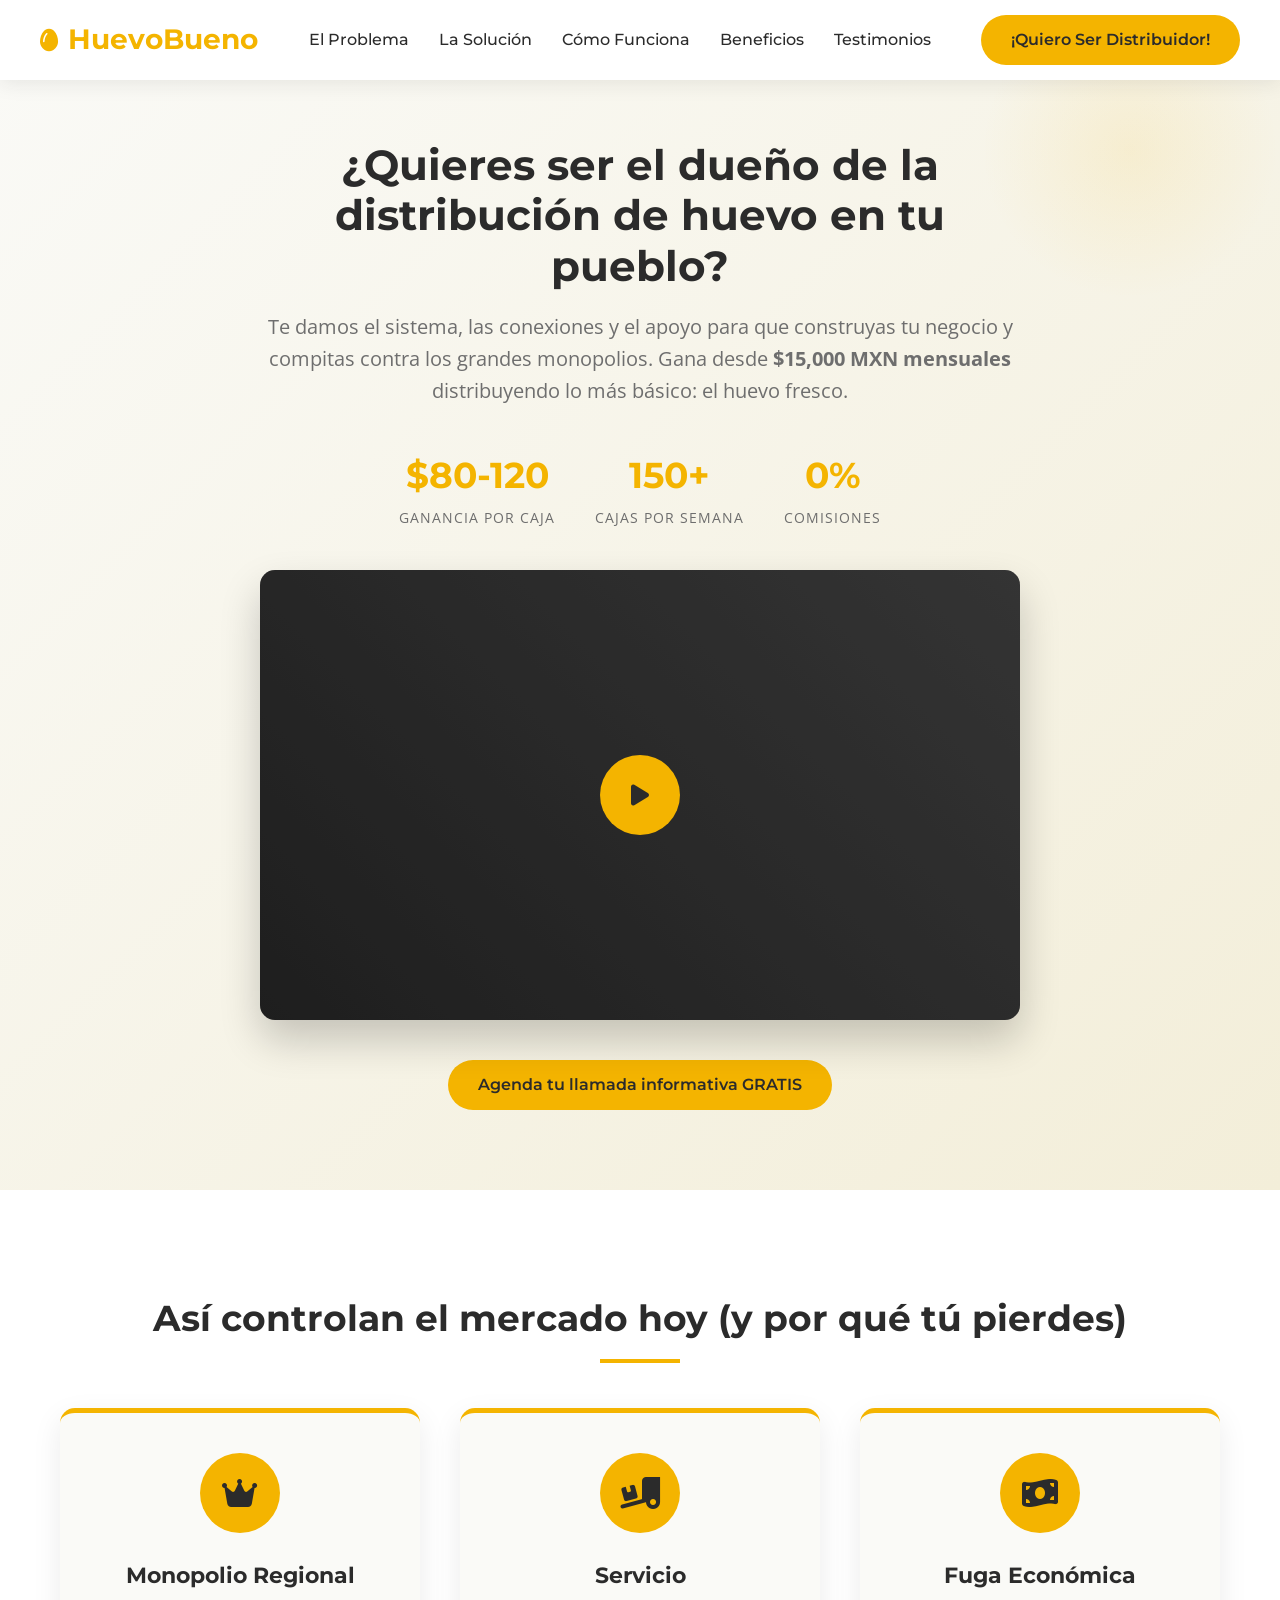
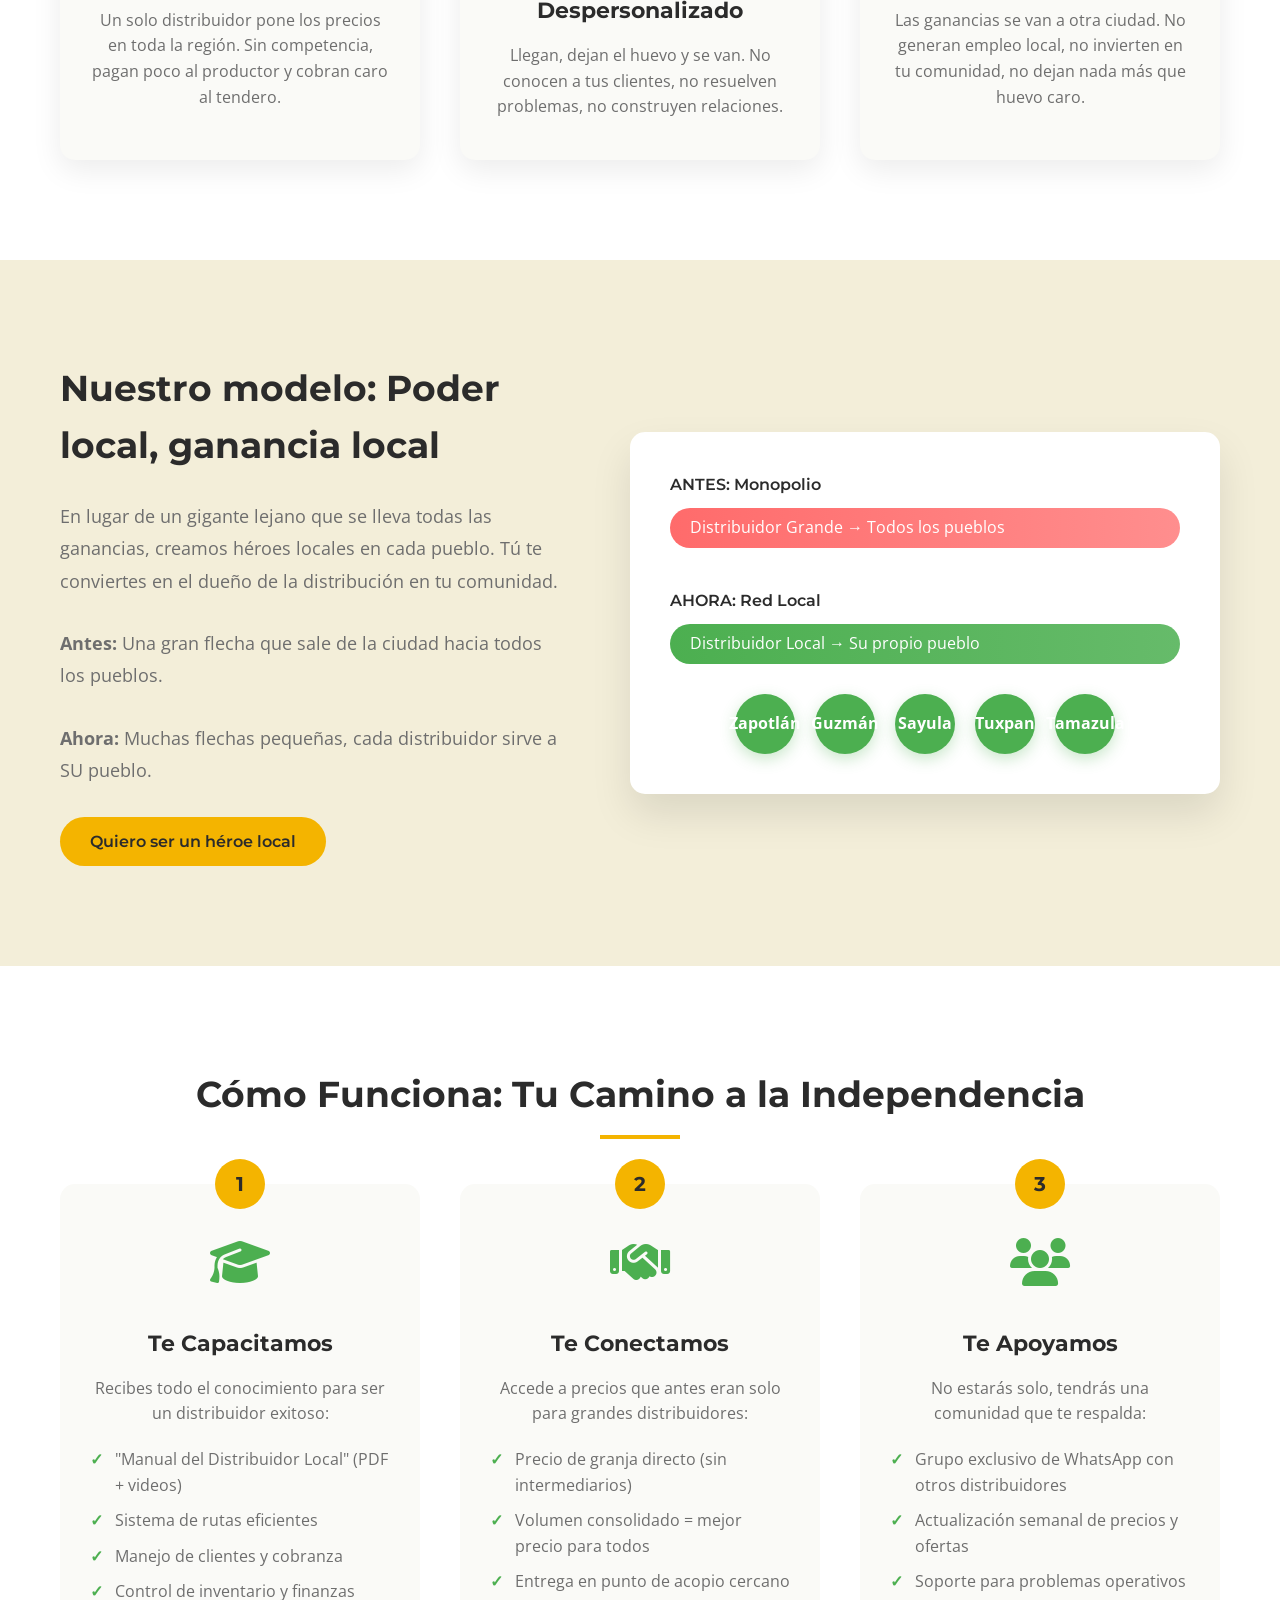
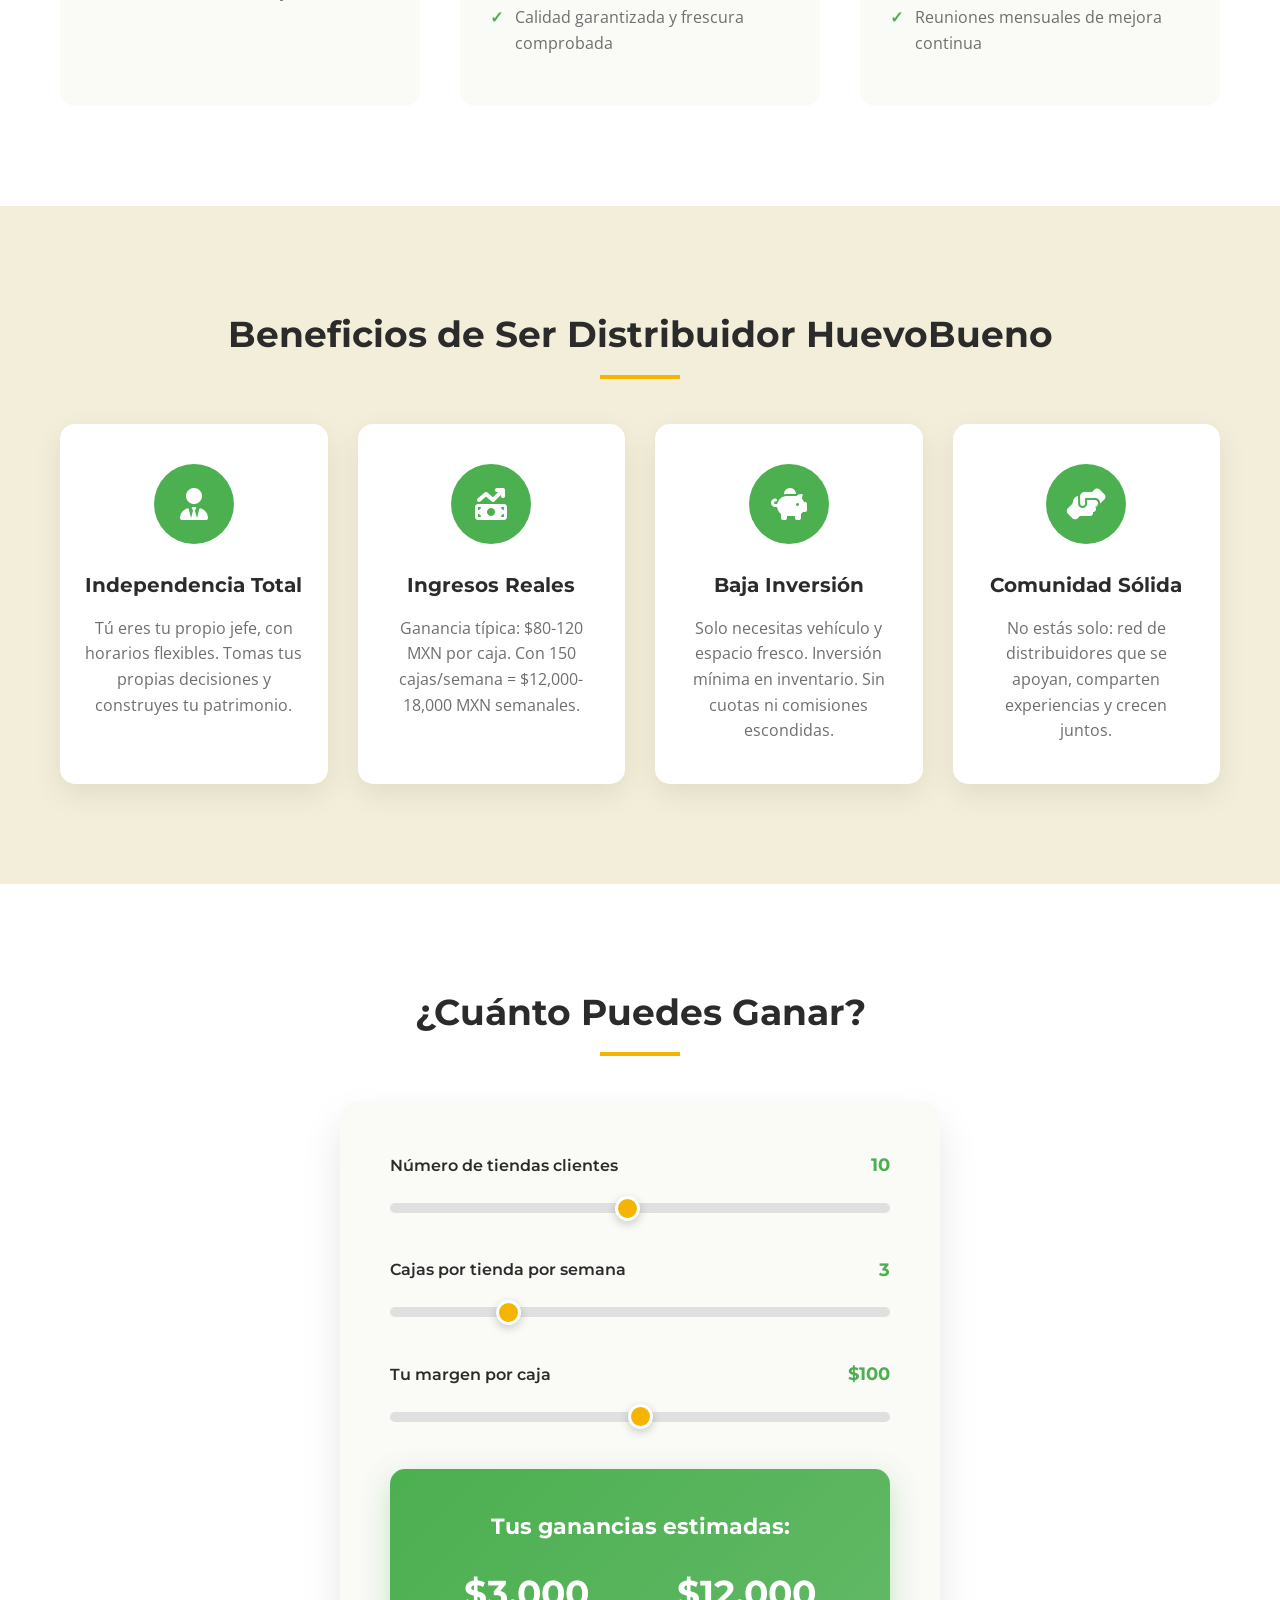
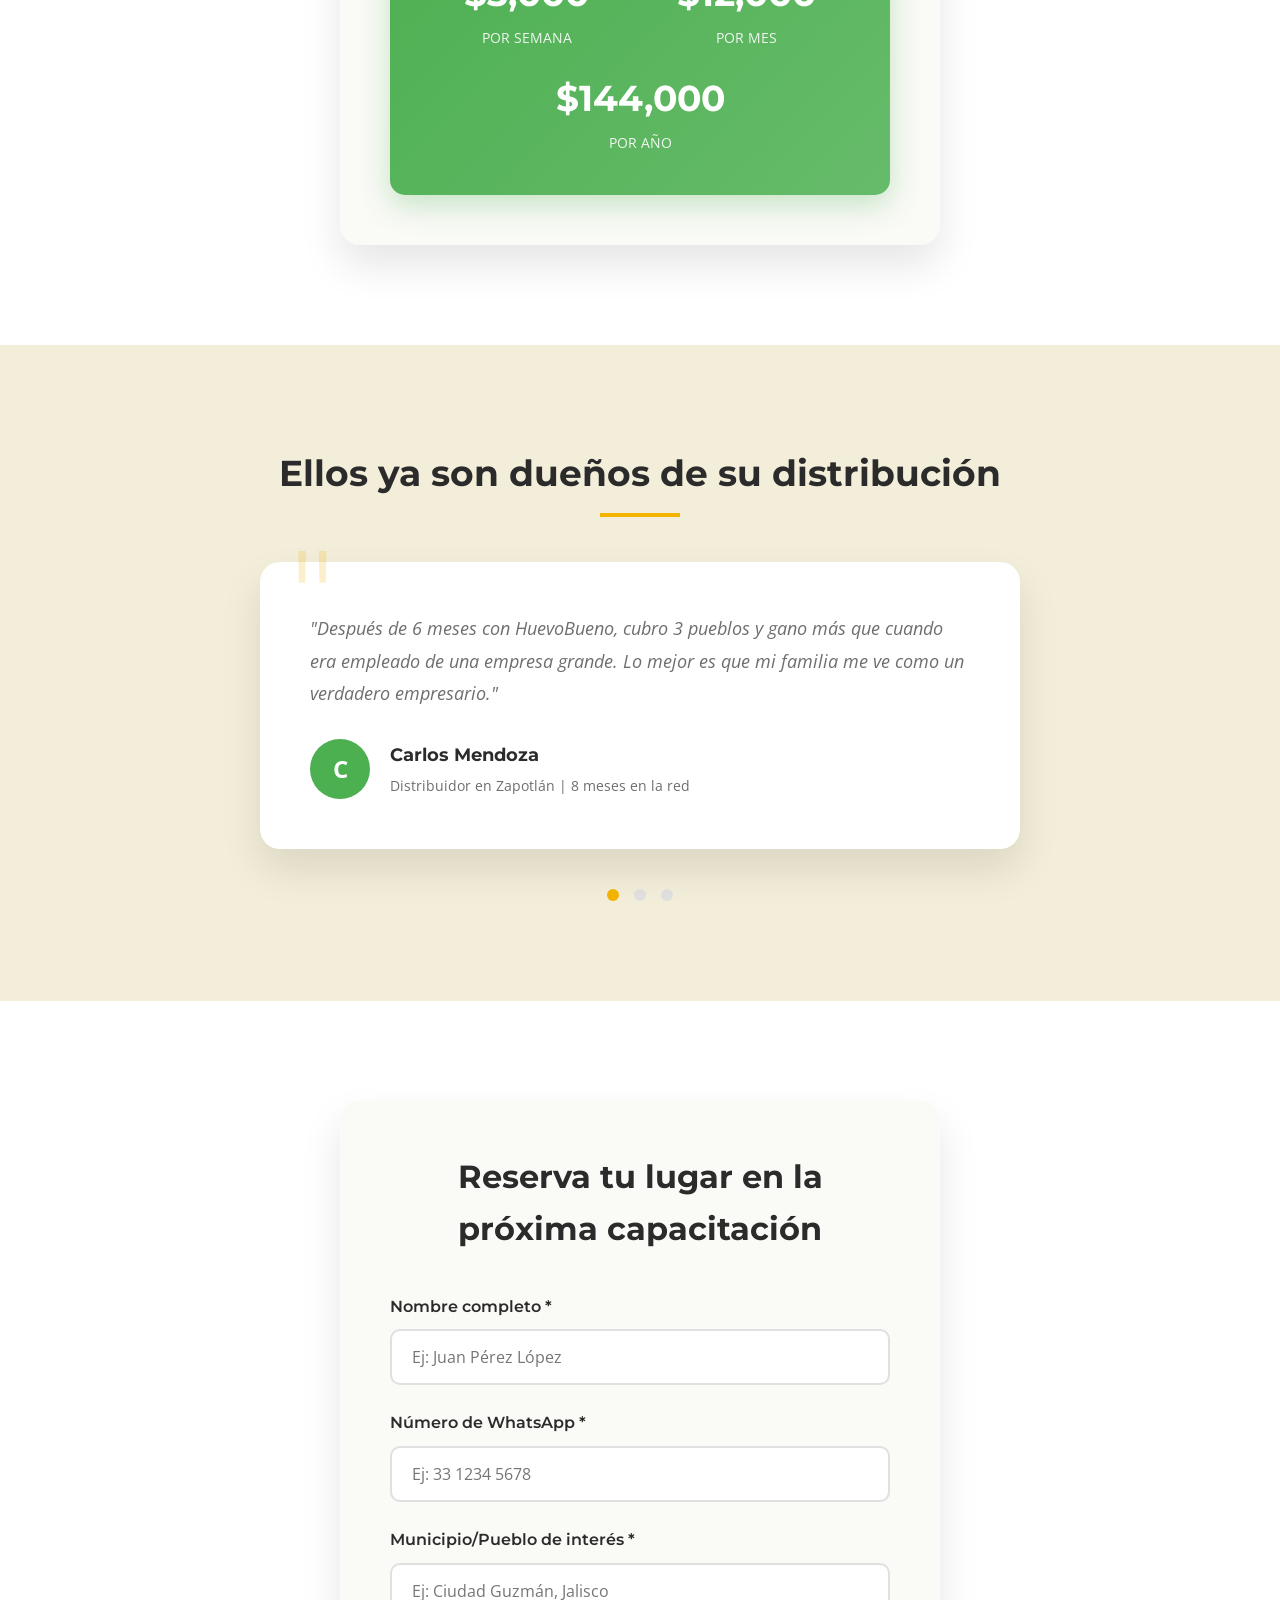
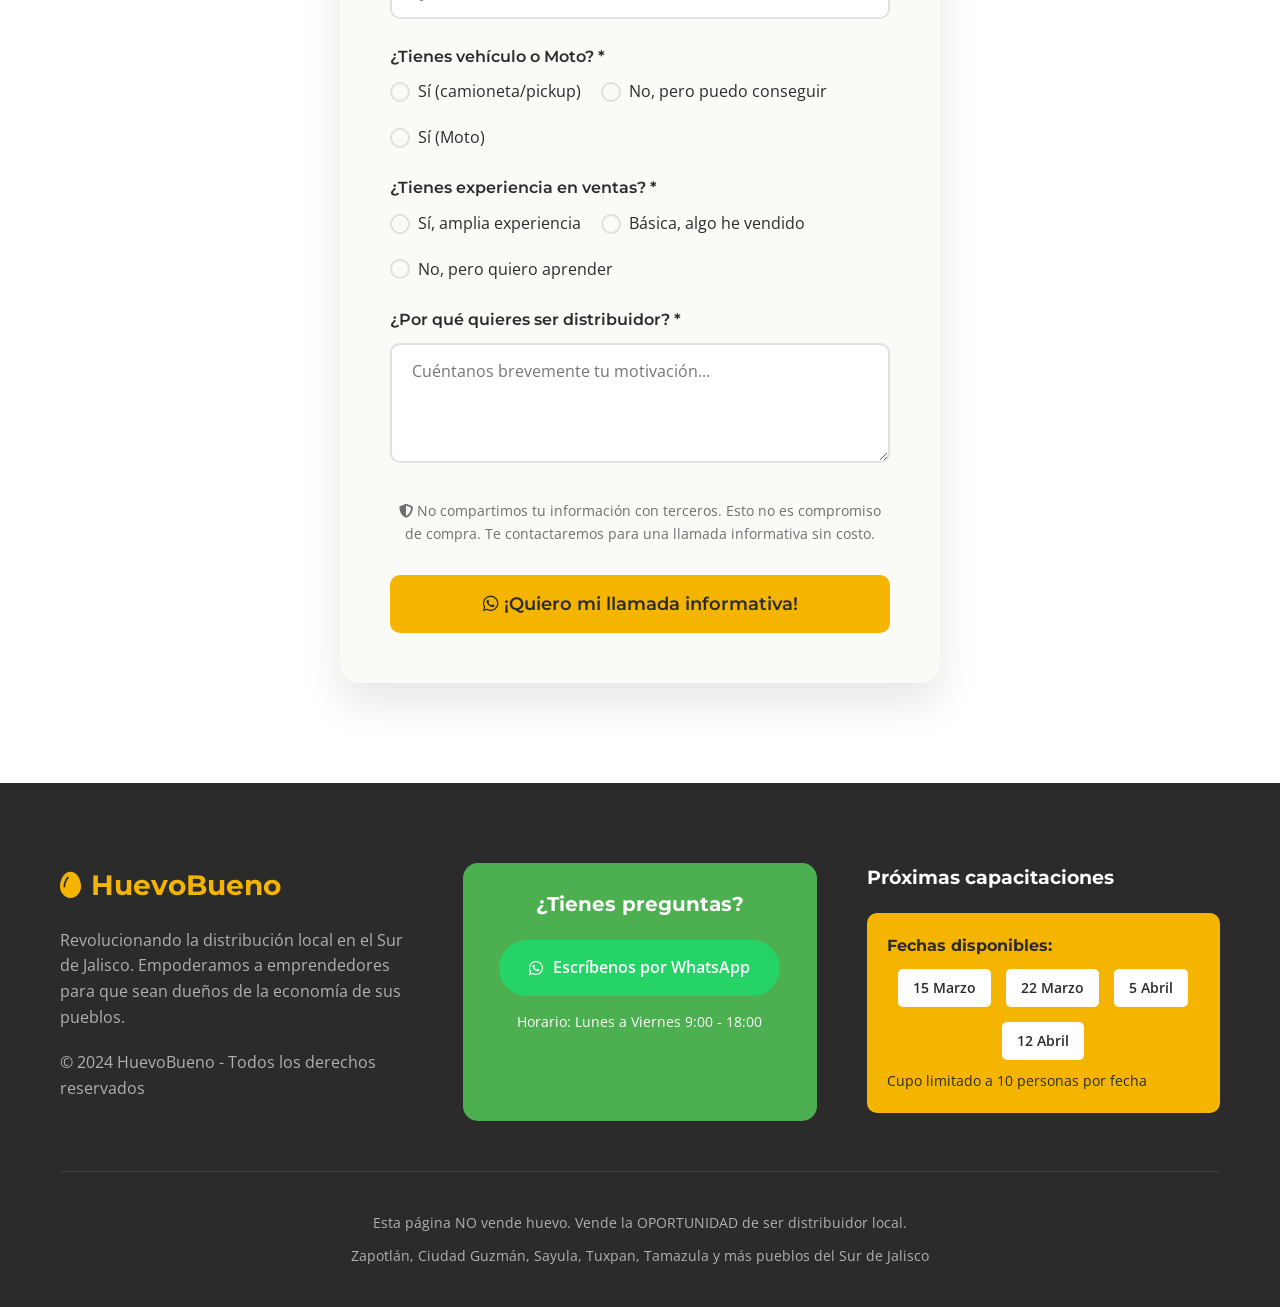
<file: 01-tienda/04-campana-oferta/huevo.html>
<!DOCTYPE html>
<html lang="es">
<head>
    <meta charset="UTF-8">
    <meta name="viewport" content="width=device-width, initial-scale=1.0">
    <title>HuevoBueno - Sé el dueño de la distribución en tu pueblo</title>
    <!-- Meta tags para redes sociales -->
<meta property="og:title" content="HuevoBueno - Sé distribuidor en tu pueblo">
<meta property="og:description" content="Gana desde $15,000 mensuales distribuyendo huevo fresco">
<meta property="og:image" content="https://tudominio.com/og-image.jpg">
    
    <!-- Google Fonts -->
    <link rel="preconnect" href="https://fonts.googleapis.com">
    <link rel="preconnect" href="https://fonts.gstatic.com" crossorigin>
    <link href="https://fonts.googleapis.com/css2?family=Montserrat:wght@400;500;600;700&family=Open+Sans:wght@400;500;600&display=swap" rel="stylesheet">
    
    <!-- Iconos -->
    <link rel="stylesheet" href="https://cdnjs.cloudflare.com/ajax/libs/font-awesome/6.4.0/css/all.min.css">
    
    <!-- CSS -->
    <style>
        /* ESTILOS COMPLETOS */
        * {
            margin: 0;
            padding: 0;
            box-sizing: border-box;
        }

        body {
            font-family: 'Open Sans', sans-serif;
            background-color: #FAFAF7;
            color: #2B2B2B;
            line-height: 1.6;
            scroll-behavior: smooth;
        }

        h1, h2, h3, h4, h5, h6 {
            font-family: 'Montserrat', sans-serif;
            color: #2B2B2B;
            margin-bottom: 1rem;
        }

        .container {
            max-width: 1200px;
            margin: 0 auto;
            padding: 0 20px;
        }

        section {
            padding: 80px 0;
        }

        /* HEADER */
        .header {
            background-color: #FFFFFF;
            box-shadow: 0 2px 20px rgba(43, 43, 43, 0.1);
            position: fixed;
            width: 100%;
            top: 0;
            z-index: 1000;
        }

        .header-container {
            display: flex;
            justify-content: space-between;
            align-items: center;
            padding: 15px 0;
        }

        .logo {
            font-family: 'Montserrat', sans-serif;
            font-size: 28px;
            font-weight: 700;
            color: #F4B400;
            text-decoration: none;
            display: flex;
            align-items: center;
            gap: 10px;
        }

        .logo i {
            font-size: 24px;
        }

        .nav-menu {
            display: flex;
            gap: 30px;
        }

        .nav-link {
            font-family: 'Montserrat', sans-serif;
            color: #2B2B2B;
            text-decoration: none;
            font-weight: 500;
            font-size: 16px;
            transition: all 0.3s;
            padding: 5px 0;
            position: relative;
        }

        .nav-link:hover {
            color: #F4B400;
        }

        .nav-link::after {
            content: '';
            position: absolute;
            bottom: 0;
            left: 0;
            width: 0;
            height: 2px;
            background-color: #F4B400;
            transition: width 0.3s;
        }

        .nav-link:hover::after {
            width: 100%;
        }

        .header-btn {
            background-color: #F4B400;
            color: #2B2B2B;
            font-family: 'Montserrat', sans-serif;
            font-weight: 600;
            padding: 12px 30px;
            border-radius: 50px;
            text-decoration: none;
            border: none;
            cursor: pointer;
            transition: all 0.3s;
            font-size: 16px;
            display: inline-block;
        }

        .header-btn:hover {
            transform: translateY(-3px);
            box-shadow: 0 8px 20px rgba(244, 180, 0, 0.3);
            background-color: #FFC107;
        }

        /* HERO SECTION */
        .hero {
            padding-top: 140px;
            padding-bottom: 80px;
            background: linear-gradient(135deg, #FAFAF7 0%, #F3EED9 100%);
            position: relative;
            overflow: hidden;
        }

        .hero::before {
            content: '';
            position: absolute;
            top: 0;
            right: 0;
            width: 300px;
            height: 300px;
            background: radial-gradient(circle, rgba(244, 180, 0, 0.1) 0%, transparent 70%);
        }

        .hero-content {
            max-width: 800px;
            margin: 0 auto;
            text-align: center;
            position: relative;
            z-index: 1;
        }

        .hero h1 {
            font-size: 42px;
            font-weight: 700;
            margin-bottom: 20px;
            line-height: 1.2;
            color: #2B2B2B;
        }

        .hero-subtitle {
            font-size: 20px;
            color: #6E6E6E;
            margin-bottom: 40px;
            line-height: 1.6;
        }

        .hero-stats {
            display: flex;
            justify-content: center;
            gap: 40px;
            margin: 40px 0;
            flex-wrap: wrap;
        }

        .stat-item {
            text-align: center;
        }

        .stat-number {
            font-family: 'Montserrat', sans-serif;
            font-size: 36px;
            font-weight: 700;
            color: #F4B400;
            display: block;
        }

        .stat-label {
            font-size: 14px;
            color: #6E6E6E;
            text-transform: uppercase;
            letter-spacing: 1px;
        }

        .video-container {
            width: 100%;
            max-width: 800px;
            height: 450px;
            background: linear-gradient(45deg, #2B2B2B, #4a4a4a);
            border-radius: 15px;
            margin: 40px auto;
            display: flex;
            align-items: center;
            justify-content: center;
            position: relative;
            overflow: hidden;
            box-shadow: 0 20px 40px rgba(0,0,0,0.2);
        }

        .video-overlay {
            position: absolute;
            top: 0;
            left: 0;
            width: 100%;
            height: 100%;
            background: rgba(0,0,0,0.3);
            display: flex;
            align-items: center;
            justify-content: center;
            cursor: pointer;
            transition: background 0.3s;
        }

        .video-overlay:hover {
            background: rgba(0,0,0,0.2);
        }

        .play-button {
            width: 80px;
            height: 80px;
            background-color: #F4B400;
            border-radius: 50%;
            display: flex;
            align-items: center;
            justify-content: center;
            color: #2B2B2B;
            font-size: 24px;
            transition: transform 0.3s;
        }

        .play-button:hover {
            transform: scale(1.1);
        }

        /* SECCIÓN PROBLEMA */
        .problema {
            background-color: #FFFFFF;
            padding: 100px 0;
        }

        .section-title {
            text-align: center;
            font-size: 36px;
            margin-bottom: 60px;
            position: relative;
        }

        .section-title::after {
            content: '';
            position: absolute;
            bottom: -15px;
            left: 50%;
            transform: translateX(-50%);
            width: 80px;
            height: 4px;
            background-color: #F4B400;
        }

        .problema-grid {
            display: grid;
            grid-template-columns: repeat(auto-fit, minmax(300px, 1fr));
            gap: 40px;
            margin-top: 60px;
        }

        .problema-card {
            background-color: #FAFAF7;
            padding: 40px 30px;
            border-radius: 15px;
            box-shadow: 0 10px 30px rgba(0,0,0,0.08);
            transition: transform 0.3s, box-shadow 0.3s;
            text-align: center;
            border-top: 5px solid #F4B400;
        }

        .problema-card:hover {
            transform: translateY(-10px);
            box-shadow: 0 20px 40px rgba(0,0,0,0.12);
        }

        .problema-icon {
            width: 80px;
            height: 80px;
            background-color: #F4B400;
            border-radius: 50%;
            display: flex;
            align-items: center;
            justify-content: center;
            margin: 0 auto 25px;
            color: #2B2B2B;
            font-size: 32px;
        }

        .problema-card h3 {
            font-size: 22px;
            margin-bottom: 15px;
            color: #2B2B2B;
        }

        .problema-card p {
            color: #6E6E6E;
            line-height: 1.6;
        }

        /* SECCIÓN SOLUCIÓN */
        .solucion {
            background-color: #F3EED9;
            padding: 100px 0;
        }

        .solucion-content {
            display: flex;
            align-items: center;
            gap: 60px;
            flex-wrap: wrap;
        }

        .solucion-text {
            flex: 1;
            min-width: 300px;
        }

        .solucion-text h2 {
            font-size: 36px;
            margin-bottom: 25px;
        }

        .solucion-text p {
            font-size: 18px;
            color: #6E6E6E;
            line-height: 1.8;
            margin-bottom: 30px;
        }

        .grafico-container {
            flex: 1;
            min-width: 300px;
            background-color: #FFFFFF;
            padding: 40px;
            border-radius: 15px;
            box-shadow: 0 20px 40px rgba(0,0,0,0.1);
        }

        .grafico {
            display: flex;
            flex-direction: column;
            gap: 40px;
        }

        .grafico-item {
            position: relative;
        }

        .grafico-label {
            font-family: 'Montserrat', sans-serif;
            font-weight: 600;
            margin-bottom: 10px;
            display: flex;
            align-items: center;
            gap: 10px;
        }

        .grafico-bar {
            height: 40px;
            border-radius: 20px;
            display: flex;
            align-items: center;
            padding: 0 20px;
            position: relative;
            overflow: hidden;
        }

        .antes {
            background: linear-gradient(90deg, #FF6B6B, #FF8E8E);
        }

        .despues {
            background: linear-gradient(90deg, #4CAF50, #66BB6A);
        }

        .grafico-circles {
            display: flex;
            justify-content: center;
            gap: 20px;
            margin-top: 30px;
            flex-wrap: wrap;
        }

        .circle {
            width: 60px;
            height: 60px;
            border-radius: 50%;
            background-color: #4CAF50;
            display: flex;
            align-items: center;
            justify-content: center;
            color: white;
            font-weight: bold;
            box-shadow: 0 5px 15px rgba(76, 175, 80, 0.3);
        }

        /* CÓMO FUNCIONA */
        .como-funciona {
            background-color: #FFFFFF;
            padding: 100px 0;
        }

        .pasos-container {
            display: grid;
            grid-template-columns: repeat(auto-fit, minmax(300px, 1fr));
            gap: 40px;
            margin-top: 60px;
        }

        .paso-card {
            background-color: #FAFAF7;
            padding: 40px 30px;
            border-radius: 15px;
            text-align: center;
            position: relative;
            transition: transform 0.3s;
        }

        .paso-card:hover {
            transform: translateY(-10px);
        }

        .paso-numero {
            position: absolute;
            top: -25px;
            left: 50%;
            transform: translateX(-50%);
            width: 50px;
            height: 50px;
            background-color: #F4B400;
            border-radius: 50%;
            display: flex;
            align-items: center;
            justify-content: center;
            font-family: 'Montserrat', sans-serif;
            font-weight: 700;
            font-size: 20px;
            color: #2B2B2B;
        }

        .paso-icon {
            font-size: 48px;
            color: #4CAF50;
            margin-bottom: 25px;
        }

        .paso-card h3 {
            font-size: 22px;
            margin-bottom: 15px;
            color: #2B2B2B;
        }

        .paso-card p {
            color: #6E6E6E;
            line-height: 1.6;
            margin-bottom: 20px;
        }

        .paso-lista {
            text-align: left;
            list-style: none;
        }

        .paso-lista li {
            margin-bottom: 10px;
            padding-left: 25px;
            position: relative;
            color: #6E6E6E;
        }

        .paso-lista li::before {
            content: '✓';
            position: absolute;
            left: 0;
            color: #4CAF50;
            font-weight: bold;
        }

        /* BENEFICIOS */
        .beneficios {
            background-color: #F3EED9;
            padding: 100px 0;
        }

        .beneficios-grid {
            display: grid;
            grid-template-columns: repeat(auto-fit, minmax(250px, 1fr));
            gap: 30px;
            margin-top: 60px;
        }

        .beneficio-card {
            background-color: #FFFFFF;
            padding: 40px 25px;
            border-radius: 15px;
            text-align: center;
            transition: all 0.3s;
            box-shadow: 0 10px 30px rgba(0,0,0,0.08);
        }

        .beneficio-card:hover {
            transform: translateY(-10px);
            box-shadow: 0 20px 40px rgba(0,0,0,0.12);
        }

        .beneficio-icon {
            width: 80px;
            height: 80px;
            background-color: #4CAF50;
            border-radius: 50%;
            display: flex;
            align-items: center;
            justify-content: center;
            margin: 0 auto 25px;
            color: #FFFFFF;
            font-size: 32px;
        }

        .beneficio-card h3 {
            font-size: 20px;
            margin-bottom: 15px;
            color: #2B2B2B;
        }

        .beneficio-card p {
            color: #6E6E6E;
            line-height: 1.6;
        }

        /* CALCULADORA */
        .calculadora {
            background-color: #FFFFFF;
            padding: 100px 0;
        }

        .calculadora-container {
            max-width: 600px;
            margin: 0 auto;
            background-color: #FAFAF7;
            padding: 50px;
            border-radius: 20px;
            box-shadow: 0 20px 40px rgba(0,0,0,0.1);
        }

        .slider-group {
            margin-bottom: 35px;
        }

        .slider-label {
            display: flex;
            justify-content: space-between;
            align-items: center;
            margin-bottom: 15px;
        }

        .slider-label span:first-child {
            font-family: 'Montserrat', sans-serif;
            font-weight: 600;
            color: #2B2B2B;
        }

        .slider-value {
            font-family: 'Montserrat', sans-serif;
            font-weight: 700;
            color: #4CAF50;
            font-size: 18px;
        }

        input[type="range"] {
            width: 100%;
            height: 10px;
            -webkit-appearance: none;
            appearance: none;
            background: #E0E0E0;
            border-radius: 5px;
            outline: none;
        }

        input[type="range"]::-webkit-slider-thumb {
            -webkit-appearance: none;
            width: 25px;
            height: 25px;
            background: #F4B400;
            border-radius: 50%;
            cursor: pointer;
            border: 3px solid #FFFFFF;
            box-shadow: 0 3px 10px rgba(0,0,0,0.2);
        }

        input[type="range"]::-moz-range-thumb {
            width: 25px;
            height: 25px;
            background: #F4B400;
            border-radius: 50%;
            cursor: pointer;
            border: 3px solid #FFFFFF;
            box-shadow: 0 3px 10px rgba(0,0,0,0.2);
        }

        .resultado {
            background: linear-gradient(135deg, #4CAF50, #66BB6A);
            color: #FFFFFF;
            padding: 40px;
            border-radius: 15px;
            text-align: center;
            margin-top: 40px;
            box-shadow: 0 10px 30px rgba(76, 175, 80, 0.3);
        }

        .resultado h3 {
            color: #FFFFFF;
            font-size: 22px;
            margin-bottom: 20px;
        }

        .ganancias {
            display: flex;
            justify-content: space-around;
            flex-wrap: wrap;
            gap: 20px;
            margin-top: 20px;
        }

        .ganancia-item {
            text-align: center;
        }

        .ganancia-monto {
            font-family: 'Montserrat', sans-serif;
            font-size: 36px;
            font-weight: 700;
            margin-bottom: 5px;
        }

        .ganancia-label {
            font-size: 14px;
            opacity: 0.9;
        }

        /* TESTIMONIOS */
        .testimonios {
            background-color: #F3EED9;
            padding: 100px 0;
        }

        .testimonio-slider {
            max-width: 800px;
            margin: 60px auto 0;
            position: relative;
        }

        .testimonio-card {
            background-color: #FFFFFF;
            padding: 50px;
            border-radius: 20px;
            box-shadow: 0 20px 40px rgba(0,0,0,0.1);
            position: relative;
            margin: 0 20px;
        }

        .testimonio-card::before {
            content: '"';
            font-family: 'Montserrat', sans-serif;
            font-size: 120px;
            color: #F4B400;
            position: absolute;
            top: -30px;
            left: 30px;
            opacity: 0.2;
            line-height: 1;
        }

        .testimonio-text {
            font-size: 18px;
            font-style: italic;
            color: #6E6E6E;
            line-height: 1.8;
            margin-bottom: 30px;
            position: relative;
            z-index: 1;
        }

        .testimonio-autor {
            display: flex;
            align-items: center;
            gap: 20px;
        }

        .autor-avatar {
            width: 60px;
            height: 60px;
            border-radius: 50%;
            background-color: #4CAF50;
            display: flex;
            align-items: center;
            justify-content: center;
            color: #FFFFFF;
            font-size: 24px;
            font-weight: bold;
        }

        .autor-info h4 {
            font-size: 18px;
            margin-bottom: 5px;
            color: #2B2B2B;
        }

        .autor-info p {
            color: #6E6E6E;
            font-size: 14px;
        }

        .slider-nav {
            display: flex;
            justify-content: center;
            gap: 15px;
            margin-top: 40px;
        }

        .slider-dot {
            width: 12px;
            height: 12px;
            background-color: #E0E0E0;
            border-radius: 50%;
            cursor: pointer;
            transition: background-color 0.3s;
        }

        .slider-dot.active {
            background-color: #F4B400;
        }

        /* FORMULARIO */
        .formulario {
            background-color: #FFFFFF;
            padding: 100px 0;
        }

        .form-container {
            max-width: 600px;
            margin: 0 auto;
            background-color: #FAFAF7;
            padding: 50px;
            border-radius: 20px;
            box-shadow: 0 20px 40px rgba(0,0,0,0.1);
        }

        .form-container h2 {
            text-align: center;
            font-size: 32px;
            margin-bottom: 40px;
        }

        .form-group {
            margin-bottom: 25px;
        }

        .form-label {
            display: block;
            margin-bottom: 10px;
            font-family: 'Montserrat', sans-serif;
            font-weight: 600;
            color: #2B2B2B;
        }

        .form-control {
            width: 100%;
            padding: 15px 20px;
            border: 2px solid #E0E0E0;
            border-radius: 10px;
            font-family: 'Open Sans', sans-serif;
            font-size: 16px;
            transition: border-color 0.3s;
            background-color: #FFFFFF;
        }

        .form-control:focus {
            outline: none;
            border-color: #F4B400;
        }

        .radio-group {
            display: flex;
            gap: 20px;
            flex-wrap: wrap;
        }

        .radio-option {
            display: flex;
            align-items: center;
            gap: 8px;
            cursor: pointer;
        }

        .radio-option input[type="radio"] {
            display: none;
        }

        .radio-custom {
            width: 20px;
            height: 20px;
            border: 2px solid #E0E0E0;
            border-radius: 50%;
            position: relative;
            transition: border-color 0.3s;
        }

        .radio-option input[type="radio"]:checked + .radio-custom {
            border-color: #F4B400;
        }

        .radio-option input[type="radio"]:checked + .radio-custom::after {
            content: '';
            position: absolute;
            top: 50%;
            left: 50%;
            transform: translate(-50%, -50%);
            width: 10px;
            height: 10px;
            background-color: #F4B400;
            border-radius: 50%;
        }

        .textarea {
            min-height: 120px;
            resize: vertical;
        }

        .form-legal {
            font-size: 14px;
            color: #6E6E6E;
            text-align: center;
            margin: 30px 0;
            line-height: 1.6;
        }

        .form-submit {
            width: 100%;
            padding: 18px;
            background-color: #F4B400;
            color: #2B2B2B;
            border: none;
            border-radius: 10px;
            font-family: 'Montserrat', sans-serif;
            font-size: 18px;
            font-weight: 600;
            cursor: pointer;
            transition: all 0.3s;
        }

        .form-submit:hover {
            background-color: #FFC107;
            transform: translateY(-3px);
            box-shadow: 0 10px 20px rgba(244, 180, 0, 0.3);
        }

        /* FOOTER */
        .footer {
            background-color: #2B2B2B;
            color: #FFFFFF;
            padding: 80px 0 40px;
        }

        .footer-content {
            display: grid;
            grid-template-columns: repeat(auto-fit, minmax(250px, 1fr));
            gap: 50px;
            margin-bottom: 50px;
        }

        .footer-logo {
            font-family: 'Montserrat', sans-serif;
            font-size: 28px;
            font-weight: 700;
            color: #F4B400;
            margin-bottom: 20px;
            display: flex;
            align-items: center;
            gap: 10px;
        }

        .footer-about p {
            color: #B0B0B0;
            line-height: 1.6;
            margin-bottom: 20px;
        }

        .footer-contact {
            background-color: #4CAF50;
            padding: 25px;
            border-radius: 15px;
            text-align: center;
        }

        .footer-contact h3 {
            color: #FFFFFF;
            font-size: 20px;
            margin-bottom: 20px;
        }

        .whatsapp-link {
            display: inline-flex;
            align-items: center;
            gap: 10px;
            background-color: #25D366;
            color: #FFFFFF;
            padding: 15px 30px;
            border-radius: 50px;
            text-decoration: none;
            font-weight: 600;
            font-size: 16px;
            transition: transform 0.3s;
        }

        .whatsapp-link:hover {
            transform: translateY(-3px);
        }

        .footer-copyright {
            text-align: center;
            padding-top: 40px;
            border-top: 1px solid #404040;
            color: #B0B0B0;
            font-size: 14px;
        }

        .capacitacion-info {
            background-color: #F4B400;
            padding: 20px;
            border-radius: 10px;
            margin-top: 20px;
        }

        .capacitacion-info h4 {
            color: #2B2B2B;
            margin-bottom: 10px;
        }

        .fechas {
            display: flex;
            gap: 15px;
            flex-wrap: wrap;
            justify-content: center;
        }

        .fecha {
            background-color: #FFFFFF;
            color: #2B2B2B;
            padding: 8px 15px;
            border-radius: 5px;
            font-weight: 600;
            font-size: 14px;
        }

        /* RESPONSIVE */
        @media (max-width: 1024px) {
            .hero h1 {
                font-size: 36px;
            }
            
            .hero-subtitle {
                font-size: 18px;
            }
            
            .video-container {
                height: 400px;
            }
        }

        @media (max-width: 768px) {
            .header-container {
                flex-direction: column;
                gap: 20px;
                padding: 20px 0;
            }
            
            .nav-menu {
                flex-wrap: wrap;
                justify-content: center;
                gap: 20px;
            }
            
            .hero {
                padding-top: 180px;
            }
            
            .hero h1 {
                font-size: 32px;
            }
            
            .hero-subtitle {
                font-size: 16px;
            }
            
            .video-container {
                height: 300px;
            }
            
            .section-title {
                font-size: 32px;
            }
            
            .calculadora-container,
            .form-container {
                padding: 30px;
            }
            
            .testimonio-card {
                padding: 30px;
            }
        }

        @media (max-width: 480px) {
            .hero h1 {
                font-size: 28px;
            }
            
            .hero-stats {
                gap: 20px;
            }
            
            .stat-number {
                font-size: 28px;
            }
            
            .video-container {
                height: 250px;
            }
            
            .header-btn,
            .form-submit {
                padding: 12px 20px;
                font-size: 14px;
            }
            
            .pasos-container,
            .problema-grid,
            .beneficios-grid {
                grid-template-columns: 1fr;
            }
            
            .calculadora-container,
            .form-container {
                padding: 20px;
            }
            
            .resultado {
                padding: 30px 20px;
            }
            
            .ganancia-monto {
                font-size: 28px;
            }
        }

        /* ANIMACIONES */
        @keyframes fadeIn {
            from {
                opacity: 0;
                transform: translateY(30px);
            }
            to {
                opacity: 1;
                transform: translateY(0);
            }
        }

        .fade-in {
            animation: fadeIn 0.6s ease-out;
        }

        @keyframes pulse {
            0% {
                transform: scale(1);
            }
            50% {
                transform: scale(1.05);
            }
            100% {
                transform: scale(1);
            }
        }

        .pulse {
            animation: pulse 2s infinite;
        }
    </style>
</head>
<body>
    <!-- HEADER -->
    <header class="header">
        <div class="container header-container">
            <a href="#" class="logo">
                <i class="fas fa-egg"></i>
                HuevoBueno
            </a>
            <nav class="nav-menu">
                <a href="#problema" class="nav-link">El Problema</a>
                <a href="#solucion" class="nav-link">La Solución</a>
                <a href="#como-funciona" class="nav-link">Cómo Funciona</a>
                <a href="#beneficios" class="nav-link">Beneficios</a>
                <a href="#testimonios" class="nav-link">Testimonios</a>
            </nav>
            <a href="#formulario" class="header-btn">¡Quiero Ser Distribuidor!</a>
        </div>
    </header>

    <!-- HERO SECTION -->
    <section class="hero" id="inicio">
        <div class="container hero-content fade-in">
            <h1>¿Quieres ser el dueño de la distribución de huevo en tu pueblo?</h1>
            <p class="hero-subtitle">
                Te damos el sistema, las conexiones y el apoyo para que construyas tu negocio y compitas contra los grandes monopolios. 
                Gana desde <strong>$15,000 MXN mensuales</strong> distribuyendo lo más básico: el huevo fresco.
            </p>
            
            <div class="hero-stats">
                <div class="stat-item">
                    <span class="stat-number">$80-120</span>
                    <span class="stat-label">GANANCIA POR CAJA</span>
                </div>
                <div class="stat-item">
                    <span class="stat-number">150+</span>
                    <span class="stat-label">CAJAS POR SEMANA</span>
                </div>
                <div class="stat-item">
                    <span class="stat-number">0%</span>
                    <span class="stat-label">COMISIONES</span>
                </div>
            </div>

            <div class="video-container">
                <div class="video-overlay">
                    <div class="play-button">
                        <i class="fas fa-play"></i>
                    </div>
                </div>
            </div>

            <a href="#formulario" class="header-btn pulse">Agenda tu llamada informativa GRATIS</a>
        </div>
    </section>

    <!-- SECCIÓN PROBLEMA -->
    <section class="problema" id="problema">
        <div class="container">
            <h2 class="section-title">Así controlan el mercado hoy (y por qué tú pierdes)</h2>
            <div class="problema-grid">
                <div class="problema-card">
                    <div class="problema-icon">
                        <i class="fas fa-crown"></i>
                    </div>
                    <h3>Monopolio Regional</h3>
                    <p>Un solo distribuidor pone los precios en toda la región. Sin competencia, pagan poco al productor y cobran caro al tendero.</p>
                </div>
                <div class="problema-card">
                    <div class="problema-icon">
                        <i class="fas fa-truck-loading"></i>
                    </div>
                    <h3>Servicio Despersonalizado</h3>
                    <p>Llegan, dejan el huevo y se van. No conocen a tus clientes, no resuelven problemas, no construyen relaciones.</p>
                </div>
                <div class="problema-card">
                    <div class="problema-icon">
                        <i class="fas fa-money-bill-wave"></i>
                    </div>
                    <h3>Fuga Económica</h3>
                    <p>Las ganancias se van a otra ciudad. No generan empleo local, no invierten en tu comunidad, no dejan nada más que huevo caro.</p>
                </div>
            </div>
        </div>
    </section>

    <!-- SECCIÓN SOLUCIÓN -->
    <section class="solucion" id="solucion">
        <div class="container">
            <div class="solucion-content">
                <div class="solucion-text">
                    <h2>Nuestro modelo: Poder local, ganancia local</h2>
                    <p>En lugar de un gigante lejano que se lleva todas las ganancias, creamos héroes locales en cada pueblo. Tú te conviertes en el dueño de la distribución en tu comunidad.</p>
                    <p><strong>Antes:</strong> Una gran flecha que sale de la ciudad hacia todos los pueblos.</p>
                    <p><strong>Ahora:</strong> Muchas flechas pequeñas, cada distribuidor sirve a SU pueblo.</p>
                    <a href="#formulario" class="header-btn">Quiero ser un héroe local</a>
                </div>
                <div class="grafico-container">
                    <div class="grafico">
                        <div class="grafico-item">
                            <div class="grafico-label">ANTES: Monopolio</div>
                            <div class="grafico-bar antes">
                                <span style="color: white;">Distribuidor Grande → Todos los pueblos</span>
                            </div>
                        </div>
                        <div class="grafico-item">
                            <div class="grafico-label">AHORA: Red Local</div>
                            <div class="grafico-bar despues">
                                <span style="color: white;">Distribuidor Local → Su propio pueblo</span>
                            </div>
                        </div>
                    </div>
                    <div class="grafico-circles">
                        <div class="circle">Zapotlán</div>
                        <div class="circle">Guzmán</div>
                        <div class="circle">Sayula</div>
                        <div class="circle">Tuxpan</div>
                        <div class="circle">Tamazula</div>
                    </div>
                </div>
            </div>
        </div>
    </section>

    <!-- CÓMO FUNCIONA -->
    <section class="como-funciona" id="como-funciona">
        <div class="container">
            <h2 class="section-title">Cómo Funciona: Tu Camino a la Independencia</h2>
            <div class="pasos-container">
                <div class="paso-card">
                    <div class="paso-numero">1</div>
                    <div class="paso-icon">
                        <i class="fas fa-graduation-cap"></i>
                    </div>
                    <h3>Te Capacitamos</h3>
                    <p>Recibes todo el conocimiento para ser un distribuidor exitoso:</p>
                    <ul class="paso-lista">
                        <li>"Manual del Distribuidor Local" (PDF + videos)</li>
                        <li>Sistema de rutas eficientes</li>
                        <li>Manejo de clientes y cobranza</li>
                        <li>Control de inventario y finanzas</li>
                    </ul>
                </div>
                <div class="paso-card">
                    <div class="paso-numero">2</div>
                    <div class="paso-icon">
                        <i class="fas fa-handshake"></i>
                    </div>
                    <h3>Te Conectamos</h3>
                    <p>Accede a precios que antes eran solo para grandes distribuidores:</p>
                    <ul class="paso-lista">
                        <li>Precio de granja directo (sin intermediarios)</li>
                        <li>Volumen consolidado = mejor precio para todos</li>
                        <li>Entrega en punto de acopio cercano</li>
                        <li>Calidad garantizada y frescura comprobada</li>
                    </ul>
                </div>
                <div class="paso-card">
                    <div class="paso-numero">3</div>
                    <div class="paso-icon">
                        <i class="fas fa-users"></i>
                    </div>
                    <h3>Te Apoyamos</h3>
                    <p>No estarás solo, tendrás una comunidad que te respalda:</p>
                    <ul class="paso-lista">
                        <li>Grupo exclusivo de WhatsApp con otros distribuidores</li>
                        <li>Actualización semanal de precios y ofertas</li>
                        <li>Soporte para problemas operativos</li>
                        <li>Reuniones mensuales de mejora continua</li>
                    </ul>
                </div>
            </div>
        </div>
    </section>

    <!-- BENEFICIOS -->
    <section class="beneficios" id="beneficios">
        <div class="container">
            <h2 class="section-title">Beneficios de Ser Distribuidor HuevoBueno</h2>
            <div class="beneficios-grid">
                <div class="beneficio-card">
                    <div class="beneficio-icon">
                        <i class="fas fa-user-tie"></i>
                    </div>
                    <h3>Independencia Total</h3>
                    <p>Tú eres tu propio jefe, con horarios flexibles. Tomas tus propias decisiones y construyes tu patrimonio.</p>
                </div>
                <div class="beneficio-card">
                    <div class="beneficio-icon">
                        <i class="fas fa-money-bill-trend-up"></i>
                    </div>
                    <h3>Ingresos Reales</h3>
                    <p>Ganancia típica: $80-120 MXN por caja. Con 150 cajas/semana = $12,000-18,000 MXN semanales.</p>
                </div>
                <div class="beneficio-card">
                    <div class="beneficio-icon">
                        <i class="fas fa-piggy-bank"></i>
                    </div>
                    <h3>Baja Inversión</h3>
                    <p>Solo necesitas vehículo y espacio fresco. Inversión mínima en inventario. Sin cuotas ni comisiones escondidas.</p>
                </div>
                <div class="beneficio-card">
                    <div class="beneficio-icon">
                        <i class="fas fa-hands-helping"></i>
                    </div>
                    <h3>Comunidad Sólida</h3>
                    <p>No estás solo: red de distribuidores que se apoyan, comparten experiencias y crecen juntos.</p>
                </div>
            </div>
        </div>
    </section>

    <!-- CALCULADORA -->
    <section class="calculadora">
        <div class="container">
            <h2 class="section-title">¿Cuánto Puedes Ganar?</h2>
            <div class="calculadora-container">
                <div class="slider-group">
                    <div class="slider-label">
                        <span>Número de tiendas clientes</span>
                        <span class="slider-value" id="tiendas-value">10</span>
                    </div>
                    <input type="range" id="tiendas-slider" min="1" max="20" value="10" step="1">
                </div>
                
                <div class="slider-group">
                    <div class="slider-label">
                        <span>Cajas por tienda por semana</span>
                        <span class="slider-value" id="cajas-value">3</span>
                    </div>
                    <input type="range" id="cajas-slider" min="1" max="10" value="3" step="1">
                </div>
                
                <div class="slider-group">
                    <div class="slider-label">
                        <span>Tu margen por caja</span>
                        <span class="slider-value" id="margen-value">$100</span>
                    </div>
                    <input type="range" id="margen-slider" min="80" max="120" value="100" step="5">
                </div>
                
                <div class="resultado">
                    <h3>Tus ganancias estimadas:</h3>
                    <div class="ganancias">
                        <div class="ganancia-item">
                            <div class="ganancia-monto" id="ganancia-semanal">$3,000</div>
                            <div class="ganancia-label">POR SEMANA</div>
                        </div>
                        <div class="ganancia-item">
                            <div class="ganancia-monto" id="ganancia-mensual">$12,000</div>
                            <div class="ganancia-label">POR MES</div>
                        </div>
                        <div class="ganancia-item">
                            <div class="ganancia-monto" id="ganancia-anual">$144,000</div>
                            <div class="ganancia-label">POR AÑO</div>
                        </div>
                    </div>
                </div>
            </div>
        </div>
    </section>

    <!-- TESTIMONIOS -->
    <section class="testimonios" id="testimonios">
        <div class="container">
            <h2 class="section-title">Ellos ya son dueños de su distribución</h2>
            <div class="testimonio-slider">
                <div class="testimonio-card">
                    <p class="testimonio-text">"Después de 6 meses con HuevoBueno, cubro 3 pueblos y gano más que cuando era empleado de una empresa grande. Lo mejor es que mi familia me ve como un verdadero empresario."</p>
                    <div class="testimonio-autor">
                        <div class="autor-avatar">C</div>
                        <div class="autor-info">
                            <h4>Carlos Mendoza</h4>
                            <p>Distribuidor en Zapotlán | 8 meses en la red</p>
                        </div>
                    </div>
                </div>
                <div class="slider-nav">
                    <div class="slider-dot active"></div>
                    <div class="slider-dot"></div>
                    <div class="slider-dot"></div>
                </div>
            </div>
        </div>
    </section>

    <!-- FORMULARIO -->
    <section class="formulario" id="formulario">
        <div class="container">
            <div class="form-container">
                <h2>Reserva tu lugar en la próxima capacitación</h2>
                <form id="distribuidor-form">
                    <div class="form-group">
                        <label for="nombre" class="form-label">Nombre completo *</label>
                        <input type="text" id="nombre" class="form-control" required placeholder="Ej: Juan Pérez López">
                    </div>
                    
                    <div class="form-group">
                        <label for="whatsapp" class="form-label">Número de WhatsApp *</label>
                        <input type="tel" id="whatsapp" class="form-control" required placeholder="Ej: 33 1234 5678">
                    </div>
                    
                    <div class="form-group">
                        <label for="municipio" class="form-label">Municipio/Pueblo de interés *</label>
                        <input type="text" id="municipio" class="form-control" required placeholder="Ej: Ciudad Guzmán, Jalisco">
                    </div>
                    
                    <div class="form-group">
                        <label class="form-label">¿Tienes vehículo o Moto? *</label>
                        <div class="radio-group">
                            <label class="radio-option">
                                <input type="radio" name="vehiculo" value="si" required>
                                <span class="radio-custom"></span>
                                <span>Sí (camioneta/pickup)</span>
                            </label>
                            <label class="radio-option">
                                <input type="radio" name="vehiculo" value="no">
                                <span class="radio-custom"></span>
                                <span>No, pero puedo conseguir</span>
                            </label>
                            <label class="radio-option">
                                <input type="radio" name="vehiculo" value="si" required>
                                <span class="radio-custom"></span>
                                <span>Sí (Moto)</span>
                            </label>
                           
                        </div>
                    </div>
                    
                    <div class="form-group">
                        <label class="form-label">¿Tienes experiencia en ventas? *</label>
                        <div class="radio-group">
                            <label class="radio-option">
                                <input type="radio" name="experiencia" value="si" required>
                                <span class="radio-custom"></span>
                                <span>Sí, amplia experiencia</span>
                            </label>
                            <label class="radio-option">
                                <input type="radio" name="experiencia" value="basica">
                                <span class="radio-custom"></span>
                                <span>Básica, algo he vendido</span>
                            </label>
                            <label class="radio-option">
                                <input type="radio" name="experiencia" value="no">
                                <span class="radio-custom"></span>
                                <span>No, pero quiero aprender</span>
                            </label>
                        </div>
                    </div>
                    
                    <div class="form-group">
                        <label for="motivacion" class="form-label">¿Por qué quieres ser distribuidor? *</label>
                        <textarea id="motivacion" class="form-control textarea" required placeholder="Cuéntanos brevemente tu motivación..."></textarea>
                    </div>
                    
                    <p class="form-legal">
                        <i class="fas fa-shield-alt"></i> No compartimos tu información con terceros. Esto no es compromiso de compra. Te contactaremos para una llamada informativa sin costo.
                    </p>
                    
                    <button type="submit" class="form-submit">
                        <i class="fab fa-whatsapp"></i> ¡Quiero mi llamada informativa!
                    </button>
                </form>
            </div>
        </div>
    </section>

    <!-- FOOTER -->
    <footer class="footer">
        <div class="container">
            <div class="footer-content">
                <div class="footer-about">
                    <div class="footer-logo">
                        <i class="fas fa-egg"></i>
                        HuevoBueno
                    </div>
                    <p>Revolucionando la distribución local en el Sur de Jalisco. Empoderamos a emprendedores para que sean dueños de la economía de sus pueblos.</p>
                    <p>© 2024 HuevoBueno - Todos los derechos reservados</p>
                </div>
                
                <div class="footer-contact">
                    <h3>¿Tienes preguntas?</h3>
                    <a href="https://wa.me/523312345678" class="whatsapp-link" target="_blank">
                        <i class="fab fa-whatsapp"></i>
                        Escríbenos por WhatsApp
                    </a>
                    <p style="margin-top: 15px; font-size: 14px;">Horario: Lunes a Viernes 9:00 - 18:00</p>
                </div>
                
                <div>
                    <h3 style="color: #FFFFFF; margin-bottom: 20px;">Próximas capacitaciones</h3>
                    <div class="capacitacion-info">
                        <h4>Fechas disponibles:</h4>
                        <div class="fechas">
                            <span class="fecha">15 Marzo</span>
                            <span class="fecha">22 Marzo</span>
                            <span class="fecha">5 Abril</span>
                            <span class="fecha">12 Abril</span>
                        </div>
                        <p style="margin-top: 10px; color: #2B2B2B; font-size: 14px;">Cupo limitado a 10 personas por fecha</p>
                    </div>
                </div>
            </div>
            
            <div class="footer-copyright">
                <p>Esta página NO vende huevo. Vende la OPORTUNIDAD de ser distribuidor local.</p>
                <p style="margin-top: 10px;">Zapotlán, Ciudad Guzmán, Sayula, Tuxpan, Tamazula y más pueblos del Sur de Jalisco</p>
            </div>
        </div>
    </footer>

    <!-- JavaScript -->
    <script>
        // Calculadora de ganancias
        function actualizarCalculadora() {
            const tiendas = parseInt(document.getElementById('tiendas-slider').value);
            const cajas = parseInt(document.getElementById('cajas-slider').value);
            const margen = parseInt(document.getElementById('margen-slider').value);
            
            // Actualizar valores visuales
            document.getElementById('tiendas-value').textContent = tiendas;
            document.getElementById('cajas-value').textContent = cajas;
            document.getElementById('margen-value').textContent = '$' + margen;
            
            // Calcular ganancias
            const gananciaSemanal = tiendas * cajas * margen;
            const gananciaMensual = gananciaSemanal * 4;
            const gananciaAnual = gananciaMensual * 12;
            
            // Formatear números con separadores de miles
            const formatear = (num) => '$' + num.toLocaleString('es-MX');
            
            // Actualizar resultados
            document.getElementById('ganancia-semanal').textContent = formatear(gananciaSemanal);
            document.getElementById('ganancia-mensual').textContent = formatear(gananciaMensual);
            document.getElementById('ganancia-anual').textContent = formatear(gananciaAnual);
        }
        
        // Inicializar calculadora
        document.addEventListener('DOMContentLoaded', function() {
            actualizarCalculadora();
            
            // Event listeners para los sliders
            document.getElementById('tiendas-slider').addEventListener('input', actualizarCalculadora);
            document.getElementById('cajas-slider').addEventListener('input', actualizarCalculadora);
            document.getElementById('margen-slider').addEventListener('input', actualizarCalculadora);
            
            // Manejo del formulario
            document.getElementById('distribuidor-form').addEventListener('submit', function(e) {
                e.preventDefault();
                
                // Obtener datos del formulario
                const nombre = document.getElementById('nombre').value;
                const whatsapp = document.getElementById('whatsapp').value;
                const municipio = document.getElementById('municipio').value;
                const vehiculo = document.querySelector('input[name="vehiculo"]:checked').value;
                const experiencia = document.querySelector('input[name="experiencia"]:checked').value;
                const motivacion = document.getElementById('motivacion').value;
                
                // Crear mensaje para WhatsApp
                const mensaje = `*Nuevo Prospecto HuevoBueno*%0A%0A` +
                               `*Nombre:* ${nombre}%0A` +
                               `*WhatsApp:* ${whatsapp}%0A` +
                               `*Municipio:* ${municipio}%0A` +
                               `*Vehículo:* ${vehiculo === 'si' ? 'Sí tiene' : 'No tiene'}%0A` +
                               `*Experiencia:* ${experiencia === 'si' ? 'Amplia' : experiencia === 'basica' ? 'Básica' : 'Sin experiencia'}%0A` +
                               `*Motivación:* ${motivacion}%0A%0A` +
                               `*Fecha de registro:* ${new Date().toLocaleDateString('es-MX')}`;
                
                // Enlace de WhatsApp
                const whatsappURL = `https://wa.me/523312345678?text=${mensaje}`;
                
                // Abrir WhatsApp
                window.open(whatsappURL, '_blank');
                
                // Mostrar mensaje de confirmación
                alert('¡Perfecto! Serás redirigido a WhatsApp para confirmar tu registro. Por favor, envía el mensaje para completar tu solicitud.');
                
                // Resetear formulario
                this.reset();
                actualizarCalculadora();
            });
            
            // Smooth scrolling para enlaces internos
            document.querySelectorAll('a[href^="#"]').forEach(anchor => {
                anchor.addEventListener('click', function (e) {
                    e.preventDefault();
                    
                    const targetId = this.getAttribute('href');
                    if(targetId === '#') return;
                    
                    const targetElement = document.querySelector(targetId);
                    if(targetElement) {
                        window.scrollTo({
                            top: targetElement.offsetTop - 100,
                            behavior: 'smooth'
                        });
                    }
                });
            });
            
            // Efecto de video placeholder
            document.querySelector('.video-overlay').addEventListener('click', function() {
                this.innerHTML = '<div style="color: white; text-align: center;"><i class="fas fa-spinner fa-spin" style="font-size: 48px;"></i><p style="margin-top: 20px;">Cargando video explicativo...</p></div>';
                
                // Simular carga de video
                setTimeout(() => {
                    this.innerHTML = '<div style="color: white; text-align: center;"><i class="fas fa-play-circle" style="font-size: 60px;"></i><p style="margin-top: 20px;">Video de 60 segundos<br>Disponible en la capacitación completa</p></div>';
                }, 1500);
            });
            
            // Slider de testimonios simple
            const testimonios = [
                {
                    texto: '"El sistema de rutas me ahorra 3 horas diarias. Antes perdía tiempo y gasolina, ahora tengo clientes felices y más tiempo para mi familia."',
                    nombre: 'Ana Rodríguez',
                    ubicacion: 'Distribuidora en Ciudad Guzmán | 4 meses en la red',
                    inicial: 'A'
                },
                {
                    texto: '"Ahora mis clientes me conocen y confían en mí. No solo les vendo huevo, les resuelvo problemas y eso hace que me prefieran sobre la competencia."',
                    nombre: 'Luis González',
                    ubicacion: 'Distribuidor en Sayula | 6 meses en la red',
                    inicial: 'L'
                }
            ];
            
            let testimonioActual = 0;
            const dots = document.querySelectorAll('.slider-dot');
            
            function cambiarTestimonio(index) {
                const testimonioCard = document.querySelector('.testimonio-card');
                testimonioCard.style.opacity = '0';
                
                setTimeout(() => {
                    testimonioCard.querySelector('.testimonio-text').textContent = testimonios[index].texto;
                    testimonioCard.querySelector('.autor-avatar').textContent = testimonios[index].inicial;
                    testimonioCard.querySelector('.autor-info h4').textContent = testimonios[index].nombre;
                    testimonioCard.querySelector('.autor-info p').textContent = testimonios[index].ubicacion;
                    
                    // Actualizar dots
                    dots.forEach((dot, i) => {
                        dot.classList.toggle('active', i === index);
                    });
                    
                    testimonioCard.style.opacity = '1';
                }, 300);
                
                testimonioActual = index;
            }
            
            // Agregar eventos a los dots
            dots.forEach((dot, index) => {
                dot.addEventListener('click', () => cambiarTestimonio(index));
            });
            
            // Cambiar automáticamente cada 5 segundos
            setInterval(() => {
                const siguiente = (testimonioActual + 1) % testimonios.length;
                cambiarTestimonio(siguiente);
            }, 5000);
        });
    </script>
</body>
</html>
</file>
<file: 01-tienda/css/estilos.css>
* { box-sizing: border-box; margin: 0; padding: 0; }
html { scroll-behavior: smooth; }
body {
  font-family: 'Inter', system-ui, -apple-system, sans-serif;
  background: #F4F6F8;
  color: #12201A;
  line-height: 1.5;
  -webkit-font-smoothing: antialiased;
}
.wrap { width: 100%; max-width: 1080px; margin: 0 auto; padding: 0 20px; }
.hidden { display: none !important; }

/* HEADER */
.header { background: #F5B301; padding: 12px 0; position: sticky; top: 0; z-index: 50; box-shadow: 0 2px 12px rgba(0,0,0,0.08); }
.header .wrap { display: flex; justify-content: space-between; align-items: center; }
.logo { display: flex; align-items: center; gap: 10px; text-decoration: none; color: #3E1C13; font-weight: 900; font-size: 1.25rem; }
.logo img { height: 36px; width: auto; background: white; border-radius: 50%; padding: 3px; }
.header-tag { font-size: 0.8rem; font-weight: 800; background: #fff; padding: 6px 14px; border-radius: 999px; color: #0E5C3F; }

/* HERO VENTAS */
.hero-venta { padding: 36px 0 20px; display: grid; grid-template-columns: 1.1fr 0.9fr; gap: 24px; align-items: center; }
@media (max-width: 850px) { .hero-venta { grid-template-columns: 1fr; } }
.eyebrow { display: inline-block; font-size: 0.75rem; font-weight: 800; letter-spacing: 0.06em; text-transform: uppercase; color: #0E5C3F; background: #E3F2E9; padding: 7px 14px; border-radius: 999px; margin-bottom: 14px; }
.hero-venta h1 { font-family: 'Fraunces', serif; font-size: clamp(2.1rem, 4.5vw, 3.1rem); font-weight: 900; line-height: 1.05; color: #072B1F; margin-bottom: 14px; }
.hero-venta h1 em { font-style: italic; color: #0E5C3F; }
.hero-venta .lead { font-size: 1.08rem; color: #4B5A53; margin-bottom: 18px; }
.hero-venta .lead strong { color: #111; }
.hero-img { border-radius: 22px; overflow: hidden; box-shadow: 0 12px 40px rgba(0,0,0,0.12); border: 4px solid #fff; }
.hero-img img { width: 100%; display: block; object-fit: cover; }

/* COMPARATIVA */
.comparativa { background: #fff; border-radius: 18px; padding: 18px; display: grid; grid-template-columns: 1fr 1fr; gap: 14px; margin: 18px 0 8px; border: 1.5px solid #E5E7EB; }
.comp-col h4 { font-size: 0.85rem; font-weight: 800; margin-bottom: 8px; text-transform: uppercase; }
.comp-col.malo h4 { color: #9B1C1C; }
.comp-col.bueno h4 { color: #0E5C3F; }
.comp-col ul { list-style: none; font-size: 0.92rem; }
.comp-col li { padding: 4px 0; }

/* BADGES */
.trust-bar { display: flex; flex-wrap: wrap; gap: 10px; margin: 14px 0; }
.trust-bar span { display: inline-flex; align-items: center; gap: 6px; background: #fff; padding: 8px 14px; border-radius: 999px; border: 1px solid #E5E7EB; font-size: 0.85rem; font-weight: 700; color: #374151; }

/* GRID TIENDA */
.tienda-grid { display: grid; grid-template-columns: 1.2fr 0.8fr; gap: 22px; padding: 24px 0 40px; }
@media (max-width: 850px) { .tienda-grid { grid-template-columns: 1fr; } }

/* CARDS */
.card { background: #fff; border-radius: 20px; padding: 22px; box-shadow: 0 4px 20px rgba(0,0,0,0.04); border: 1px solid #EEF0F2; margin-bottom: 18px; }
.card-title { font-family: 'Fraunces', serif; font-size: 1.28rem; color: #072B1F; margin-bottom: 16px; display: flex; align-items: center; gap: 8px; }

/* PRODUCTO */
.producto-card { display: flex; justify-content: space-between; align-items: center; gap: 12px; padding: 14px 14px; border: 2px solid #F3F4F6; border-radius: 16px; margin-bottom: 12px; background: #FAFAFA; transition: 0.15s; }
.producto-card.activo { border-color: #0E5C3F; background: #F0FAF4; }
.prod-info { display: flex; align-items: center; gap: 12px; }
.prod-icon { font-size: 1.6rem; background: #fff; width: 48px; height: 48px; display: grid; place-items: center; border-radius: 50%; box-shadow: 0 2px 8px rgba(0,0,0,0.06); overflow: hidden; }
.prod-icon img { width: 100%; height: 100%; object-fit: cover; }
.prod-title { font-size: 0.95rem; font-weight: 800; color: #111; line-height: 1.2; }
.prod-sub { font-size: 0.8rem; color: #6B7280; font-weight: 600; }
.prod-price { font-size: 1.15rem; font-weight: 900; color: #0E5C3F; }
.prod-price small { font-size: 0.75rem; font-weight: 600; color: #6B7280; }
.prod-price.ahorro { color: #5B2E91; }

.qty-control { display: flex; align-items: center; gap: 4px; background: #fff; border: 1.5px solid #E5E7EB; padding: 4px; border-radius: 999px; }
.qty-btn { width: 34px; height: 34px; border-radius: 50%; border: none; background: #F5B301; color: #3E1C13; font-size: 1.25rem; font-weight: 800; cursor: pointer; display: grid; place-items: center; }
.qty-btn:active { transform: scale(0.9); }
.qty-control input { width: 38px; text-align: center; border: none; background: transparent; font-size: 1rem; font-weight: 900; color: #111; outline: none; }

.badge-ahorro { display: inline-block; background: #F5B301; color: #3E1C13; font-size: 0.75rem; font-weight: 800; padding: 3px 8px; border-radius: 999px; margin-left: 6px; }

/* FORM */
.field { margin-bottom: 14px; }
.field label { display: block; font-size: 0.84rem; font-weight: 700; color: #374151; margin-bottom: 6px; }
.field input, .field select { width: 100%; padding: 14px; border: 1.5px solid #E5E7EB; border-radius: 12px; font-family: inherit; font-size: 0.95rem; outline: none; background: #fff; }
.field input:focus, .field select:focus { border-color: #0E5C3F; box-shadow: 0 0 0 3px rgba(14,92,63,0.1); }

.alerta-entrega { background: #E3F2E9; color: #0E5C3F; padding: 12px 16px; border-radius: 12px; font-size: 0.9rem; font-weight: 700; margin-bottom: 16px; border: 1px solid #C8E6C9; }

/* RESUMEN */
.resumen-pago { display: flex; justify-content: space-between; align-items: center; background: #072B1F; color: #fff; padding: 18px 20px; border-radius: 16px; margin-bottom: 14px; }
.resumen-pago span { font-size: 0.95rem; font-weight: 700; display: block; }
.resumen-pago small { font-size: 0.8rem; color: #B9CCC3; font-weight: 500; }
.resumen-pago strong { font-family: 'Fraunces', serif; font-size: 2.1rem; color: #F5B301; line-height: 1; }
.resumen-pago .ahorro-line { font-size: 0.8rem; color: #7ED6B0; font-weight: 700; margin-top: 4px; }

/* BOTON */
.btn { display: inline-flex; justify-content: center; align-items: center; font-family: inherit; font-weight: 900; font-size: 1.1rem; border: none; border-radius: 14px; padding: 18px 24px; cursor: pointer; transition: 0.2s; text-decoration: none; text-align: center; }
.btn-primary { background: #0E5C3F; color: #fff; box-shadow: 0 8px 20px rgba(14,92,63,0.28); }
.btn-primary:hover { background: #0B3D2E; transform: translateY(-1px); }
.btn-block { width: 100%; }
.btn:disabled { opacity: 0.7; cursor: not-allowed; }

/* TESTIMONIOS */
.testi-grid { display: grid; grid-template-columns: 1fr 1fr; gap: 12px; }
@media (max-width: 600px) { .testi-grid { grid-template-columns: 1fr; } }
.testi { background: #fff; border-radius: 16px; padding: 14px; border: 1px solid #E5E7EB; font-size: 0.9rem; color: #374151; }
.testi strong { color: #111; display: block; margin-bottom: 4px; font-size: 0.85rem; }

/* GARANTIA */
.garantia { background: #FFFBEB; border: 1.5px dashed #F5B301; border-radius: 16px; padding: 16px; display: flex; gap: 12px; align-items: flex-start; margin-top: 12px; }
.garantia-icon { font-size: 1.8rem; }

/* EXITO + PWA */
.success-card { text-align: center; padding: 28px 22px; background: #fff; border-radius: 20px; box-shadow: 0 4px 24px rgba(0,0,0,0.06); }
.success-icon { font-size: 3rem; margin-bottom: 12px; }
.success-card h2 { font-family: 'Fraunces', serif; font-size: 1.7rem; color: #0E5C3F; margin-bottom: 10px; }
.success-card p { color: #5A6B62; margin-bottom: 10px; font-size: 0.95rem; }
.exito-total { background: #E3F2E9; padding: 14px; border-radius: 12px; font-size: 1.05rem; color: #0E5C3F; margin: 16px 0; font-weight: 700; }
.pwa-box { background: #F5B301; border-radius: 16px; padding: 18px; margin-top: 18px; text-align: left; }
.pwa-box h3 { font-size: 1.05rem; font-weight: 900; color: #3E1C13; margin-bottom: 6px; }
.pwa-box p { color: #3E1C13; font-size: 0.9rem; margin-bottom: 12px; }
.btn-pwa { background: #111; color: #fff; width: 100%; border-radius: 12px; padding: 14px; font-weight: 800; }

/* FOOTER */
.footer { background: #072B1F; color: #B9CCC3; text-align: center; padding: 28px 0; font-size: 0.85rem; }


/* EFECTO SEÑUELO - NUEVO HERO */
.senelo-grid { display: grid; grid-template-columns: 1fr 1fr 1.15fr; gap: 12px; margin: 20px 0 10px; }
@media (max-width: 850px) { .senelo-grid { grid-template-columns: 1fr; } }
.senelo-card { background: #fff; border-radius: 16px; padding: 14px 16px; border: 1.5px solid #E5E7EB; position: relative; }
.senelo-card.malo { opacity: 0.85; }
.senelo-card.bueno { background: #0E5C3F; color: #fff; border-color: #0E5C3F; box-shadow: 0 10px 28px rgba(14,92,63,0.28); transform: scale(1.02); }
.senelo-card.bueno .senelo-precio { color: #F5B301; }
.senelo-card.bueno small { color: #B9CCC3; }
.senelo-label { font-size: 0.7rem; font-weight: 800; letter-spacing: 0.05em; text-transform: uppercase; margin-bottom: 6px; display: block; }
.senelo-label.malo { color: #9B1C1C; }
.senelo-label.medio { color: #6B7280; }
.senelo-label.bueno { color: #7ED6B0; }
.senelo-title { font-weight: 900; font-size: 0.95rem; line-height: 1.2; margin-bottom: 4px; }
.senelo-precio { font-family: 'Fraunces', serif; font-size: 1.6rem; font-weight: 900; line-height: 1; margin: 8px 0 4px; }
.senelo-precio span { font-family: 'Inter', sans-serif; font-size: 0.85rem; font-weight: 700; }
.senelo-det { font-size: 0.82rem; line-height: 1.35; opacity: 0.9; }
.senelo-card.bueno .senelo-badge { position: absolute; top: -10px; right: 12px; background: #F5B301; color: #3E1C13; font-size: 0.7rem; font-weight: 900; padding: 4px 10px; border-radius: 999px; }
.senelo-tachado { text-decoration: line-through; opacity: 0.6; }
.senelo-ahorro-fuerte { background: #FEF3C7; color: #92400E; font-size: 0.8rem; font-weight: 800; padding: 8px 12px; border-radius: 999px; display: inline-block; margin-top: 12px; border: 1px dashed #F5B301; }
</file>
<file: 03-repartidores/css/estilos.css>
/* ============================================================================
   RESET
   ============================================================================ */
*, *::before, *::after { margin: 0; padding: 0; box-sizing: border-box; }

html, body { height: 100%; }

body {
  font-family: -apple-system, BlinkMacSystemFont, 'Segoe UI', Roboto, Helvetica, Arial, sans-serif;
  background: #F5F6F8;
  color: #1F2937;
  min-height: 100vh;
  max-width: 480px;
  margin: 0 auto;
  position: relative;
}

.hidden { display: none !important; }

/* ============================================================================
   LOGIN
   ============================================================================ */
.pantalla-login {
  min-height: 100vh;
  display: flex;
  flex-direction: column;
  align-items: center;
  justify-content: center;
  padding: 32px 24px;
  background: linear-gradient(180deg, #F5B041 0%, #F5B041 220px, #F5F6F8 220px, #F5F6F8 100%);
}

.login-logo { width: 72px; height: 72px; margin-bottom: 8px; }
.login-logo svg { width: 100%; height: 100%; }

.login-titulo { font-size: 26px; font-weight: 800; color: #1B5E20; letter-spacing: -0.5px; }
.login-subtitulo { font-size: 13px; color: #1B5E20; opacity: 0.85; margin-top: 2px; margin-bottom: 32px; }

.login-form {
  width: 100%;
  background: #FFFFFF;
  border-radius: 16px;
  box-shadow: 0 2px 8px rgba(0,0,0,0.06);
  padding: 24px 20px;
  display: flex;
  flex-direction: column;
  gap: 16px;
}

.campo { display: flex; flex-direction: column; gap: 6px; }
.campo span { font-size: 12.5px; font-weight: 600; color: #374151; }
.campo input {
  border: 1.5px solid #E5E7EB;
  border-radius: 10px;
  padding: 12px 14px;
  font-size: 14px;
  font-family: inherit;
  outline: none;
  transition: border-color 0.15s;
  background: #FFFFFF;
}
.campo input:focus { border-color: #1B5E20; }

.btn-primario {
  background: #1B5E20;
  color: #FFFFFF;
  border: none;
  border-radius: 10px;
  padding: 14px;
  font-size: 15px;
  font-weight: 700;
  font-family: inherit;
  cursor: pointer;
  transition: transform 0.15s, opacity 0.15s;
  margin-top: 4px;
}
.btn-primario:active { transform: scale(0.98); }
.btn-primario:disabled { opacity: 0.6; cursor: not-allowed; }

.login-error { font-size: 13px; color: #C62828; text-align: center; min-height: 18px; font-weight: 500; }
.login-footer { margin-top: 28px; font-size: 12px; color: #6B7280; text-align: center; line-height: 1.5; }

.login-badge {
  display: inline-flex;
  align-items: center;
  gap: 6px;
  background: #FFFFFF;
  color: #1B5E20;
  font-size: 11px;
  font-weight: 800;
  letter-spacing: 0.8px;
  padding: 6px 14px;
  border-radius: 20px;
  margin-bottom: 18px;
  box-shadow: 0 2px 8px rgba(0,0,0,0.12);
  text-transform: uppercase;
}

/* ============================================================================
   APP PRINCIPAL
   ============================================================================ */
.app-principal {
  min-height: 100vh;
  padding-bottom: 80px;
}

/* ============================================================================
   HEADER
   ============================================================================ */
.header {
  background: #F5B041;
  padding: 14px 14px 16px;
  display: flex;
  justify-content: space-between;
  align-items: center;
  gap: 8px;
  position: sticky;
  top: 0;
  z-index: 50;
}

.header-izq { display: flex; align-items: center; gap: 8px; min-width: 0; flex: 1; }
.logo-huevo { width: 34px; height: 34px; flex-shrink: 0; }
.logo-huevo svg { width: 100%; height: 100%; }

.header-textos { min-width: 0; }
.header-textos h1 { font-size: 19px; font-weight: 800; color: #1B5E20; line-height: 1.1; }
.header-textos p { font-size: 9.5px; color: #1B5E20; opacity: 0.85; margin-top: 1px; line-height: 1.2; }

.header-acciones { display: flex; gap: 6px; flex-shrink: 0; align-items: center; }

.btn-con-texto {
  display: flex;
  align-items: center;
  gap: 5px;
  background: #FFFFFF;
  color: #1B5E20;
  border: none;
  border-radius: 20px;
  padding: 8px 12px;
  font-size: 12px;
  font-weight: 700;
  font-family: inherit;
  cursor: pointer;
  box-shadow: 0 2px 6px rgba(0,0,0,0.08);
  transition: transform 0.15s;
}
.btn-con-texto:active { transform: scale(0.95); }
.btn-con-texto svg { width: 16px; height: 16px; }

.btn-icono {
  width: 38px;
  height: 38px;
  border-radius: 50%;
  border: none;
  display: flex;
  align-items: center;
  justify-content: center;
  cursor: pointer;
  transition: transform 0.15s;
  flex-shrink: 0;
}
.btn-icono:active { transform: scale(0.92); }
.btn-icono svg { width: 19px; height: 19px; }

.btn-blanco { background: #FFFFFF; color: #1B5E20; box-shadow: 0 2px 6px rgba(0,0,0,0.08); }
.btn-verde  { background: #1B5E20; color: #FFFFFF; box-shadow: 0 2px 6px rgba(0,0,0,0.15); }

/* ============================================================================
   CONTENIDO
   ============================================================================ */
.contenido {
  padding: 14px 14px 24px;
  display: flex;
  flex-direction: column;
  gap: 12px;
}

.saludo {
  font-size: 14px;
  font-weight: 600;
  color: #1B5E20;
  padding: 0 4px;
}

.resumen-card {
  background: #FFFFFF;
  border-radius: 16px;
  padding: 14px;
  display: flex;
  justify-content: space-between;
  align-items: center;
  box-shadow: 0 2px 8px rgba(0,0,0,0.06);
}

.resumen-izq { display: flex; align-items: center; gap: 10px; min-width: 0; }
.resumen-icono {
  width: 40px; height: 40px;
  border-radius: 12px;
  background: #E8F5E9;
  display: flex; align-items: center; justify-content: center;
  color: #1B5E20;
  flex-shrink: 0;
}
.resumen-icono svg { width: 21px; height: 21px; }
.resumen-titulo { font-size: 14px; font-weight: 700; color: #1F2937; line-height: 1.2; }
.resumen-sub { font-size: 11.5px; color: #6B7280; margin-top: 2px; }

/* Chips */
.chips {
  display: flex;
  gap: 6px;
  overflow-x: auto;
  padding: 2px 2px 4px;
  scrollbar-width: none;
}
.chips::-webkit-scrollbar { display: none; }

.chip {
  flex-shrink: 0;
  display: flex;
  align-items: center;
  gap: 5px;
  background: #FFFFFF;
  color: #374151;
  border: 1.5px solid #E5E7EB;
  border-radius: 20px;
  padding: 7px 12px;
  font-size: 12px;
  font-weight: 600;
  font-family: inherit;
  cursor: pointer;
  transition: all 0.15s;
  white-space: nowrap;
}

.chip.activo {
  background: #1B5E20;
  color: #FFFFFF;
  border-color: #1B5E20;
}

.chip-num {
  background: rgba(0,0,0,0.08);
  color: inherit;
  border-radius: 10px;
  padding: 1px 6px;
  font-size: 10.5px;
  font-weight: 700;
  min-width: 18px;
  text-align: center;
}
.chip.activo .chip-num { background: rgba(255,255,255,0.22); }

/* Buscador */
.input-busqueda {
  display: flex;
  align-items: center;
  gap: 8px;
  background: #FFFFFF;
  border-radius: 12px;
  padding: 0 14px;
  height: 44px;
  box-shadow: 0 2px 8px rgba(0,0,0,0.06);
}
.input-busqueda svg { width: 17px; height: 17px; color: #6B7280; flex-shrink: 0; }
.input-busqueda input {
  border: none; outline: none; background: transparent;
  font-size: 13px; width: 100%; color: #1F2937; font-family: inherit;
}
.input-busqueda input::placeholder { color: #9CA3AF; font-size: 12.5px; }

/* Listas */
.lista-pedidos, .lista-rutas {
  display: flex;
  flex-direction: column;
  gap: 12px;
}

.cargando, .vacio {
  text-align: center;
  color: #6B7280;
  padding: 32px 16px;
  font-size: 13.5px;
}

/* Tarjeta pedido */
.pedido-card {
  background: #FFFFFF;
  border-radius: 16px;
  padding: 14px;
  box-shadow: 0 2px 8px rgba(0,0,0,0.06);
  display: flex;
  flex-direction: column;
  gap: 12px;
}

.pedido-contenido {
  display: grid;
  grid-template-columns: 52px 1fr auto;
  gap: 10px;
  align-items: start;
}

.pedido-imagen {
  width: 52px; height: 52px;
  border-radius: 10px;
  background: #FAFAFA;
  display: flex; align-items: center; justify-content: center;
  flex-shrink: 0;
  overflow: hidden;
}
.pedido-imagen svg { width: 44px; height: 44px; }

.pedido-detalles { min-width: 0; display: flex; flex-direction: column; gap: 3px; }
.pedido-numero { font-size: 14px; font-weight: 800; color: #1F2937; }
.pedido-cliente { display: flex; align-items: center; gap: 5px; font-size: 12.5px; color: #374151; font-weight: 500; }
.pedido-direccion { display: flex; align-items: flex-start; gap: 5px; font-size: 11.5px; color: #6B7280; line-height: 1.3; }
.pedido-cliente svg, .pedido-direccion svg { width: 13px; height: 13px; color: #6B7280; flex-shrink: 0; }

.pedido-derecha { display: flex; flex-direction: column; align-items: flex-end; gap: 6px; flex-shrink: 0; }

.etiqueta {
  display: inline-flex; align-items: center; gap: 4px;
  font-size: 10.5px; font-weight: 700;
  padding: 4px 9px; border-radius: 20px;
  white-space: nowrap;
}
.etiqueta svg { width: 11px; height: 11px; }
.etiqueta-pendiente    { background: #FFF3CD; color: #856404; }
.etiqueta-entregado    { background: #D4EDDA; color: #155724; }
.etiqueta-cancelado    { background: #F8D7DA; color: #721C24; }
.etiqueta-noencontrado { background: #E2E3E5; color: #383D41; }

.pedido-total { font-size: 12.5px; font-weight: 700; color: #1B5E20; }

.pedido-botones {
  display: grid;
  grid-template-columns: 1fr 1fr;
  gap: 8px;
}

.btn-secundario, .btn-accion {
  height: 40px;
  border-radius: 9px;
  font-size: 12.5px;
  font-weight: 700;
  display: flex; align-items: center; justify-content: center;
  gap: 5px;
  cursor: pointer;
  font-family: inherit;
  transition: all 0.15s;
}
.btn-secundario:active, .btn-accion:active { transform: scale(0.97); }
.btn-secundario svg, .btn-accion svg { width: 15px; height: 15px; }

.btn-secundario { background: #FFFFFF; border: 1.5px solid #1B5E20; color: #1B5E20; }
.btn-accion     { background: #1B5E20; border: 1.5px solid #1B5E20; color: #FFFFFF; }

/* Tarjeta de ruta */
.ruta-card {
  background: #FFFFFF;
  border-radius: 16px;
  padding: 14px;
  box-shadow: 0 2px 8px rgba(0,0,0,0.06);
  display: flex;
  gap: 12px;
  align-items: center;
}

.ruta-card-icono {
  width: 44px;
  height: 44px;
  border-radius: 12px;
  background: #E8F5E9;
  display: flex;
  align-items: center;
  justify-content: center;
  flex-shrink: 0;
  color: #1B5E20;
}
.ruta-card-icono svg { width: 22px; height: 22px; }

.ruta-card-info { flex: 1; min-width: 0; }
.ruta-card-nombre { font-size: 14.5px; font-weight: 800; color: #1F2937; margin-bottom: 2px; }
.ruta-card-municipio { font-size: 11.5px; color: #6B7280; margin-bottom: 6px; }

.ruta-card-footer {
  display: flex;
  align-items: center;
  justify-content: space-between;
  gap: 8px;
}

.ruta-card-dia {
  background: #FFF3CD;
  color: #856404;
  font-size: 10.5px;
  font-weight: 700;
  padding: 3px 8px;
  border-radius: 20px;
}

.ruta-card-precios { font-size: 11.5px; color: #6B7280; font-weight: 600; }

/* Placeholder */
.placeholder-contenido {
  display: flex;
  flex-direction: column;
  align-items: center;
  justify-content: center;
  text-align: center;
  padding: 80px 24px;
  min-height: 50vh;
}

.placeholder-icono { font-size: 52px; margin-bottom: 12px; }
.placeholder-titulo { font-size: 15px; font-weight: 700; color: #1B5E20; margin-bottom: 6px; }
.placeholder-texto { font-size: 13px; color: #6B7280; max-width: 280px; line-height: 1.5; }

/* ============================================================================
   FOOTER NAV
   ============================================================================ */
.footer-nav {
  position: fixed;
  bottom: 0;
  left: 50%;
  transform: translateX(-50%);
  width: 100%;
  max-width: 480px;
  background: #FFFFFF;
  border-top: 1px solid #E5E7EB;
  display: grid;
  grid-template-columns: 1fr 1fr 1fr;
  box-shadow: 0 -2px 10px rgba(0,0,0,0.04);
  z-index: 60;
  padding-bottom: env(safe-area-inset-bottom, 0);
}

.footer-btn {
  background: none;
  border: none;
  padding: 10px 4px 8px;
  display: flex;
  flex-direction: column;
  align-items: center;
  gap: 3px;
  cursor: pointer;
  color: #9CA3AF;
  font-family: inherit;
  transition: color 0.15s;
  position: relative;
}

.footer-btn svg { width: 22px; height: 22px; }
.footer-btn span { font-size: 11px; font-weight: 600; }
.footer-btn.activo { color: #1B5E20; }

.footer-btn.activo::after {
  content: "";
  position: absolute;
  bottom: 2px;
  left: 50%;
  transform: translateX(-50%);
  width: 40px;
  height: 3px;
  border-radius: 3px 3px 0 0;
  background: #F5B041;
}

.footer-btn:active { background: #FAFAFA; }

/* ============================================================================
   MODAL DETALLE (pedido y compra)
   ============================================================================ */
.modal {
  position: fixed;
  inset: 0;
  background: rgba(0,0,0,0.55);
  display: flex;
  align-items: center;
  justify-content: center;
  padding: 16px;
  z-index: 100;
  animation: fadeIn 0.15s ease-out;
}
@keyframes fadeIn { from { opacity: 0; } to { opacity: 1; } }

.modal-contenido {
  background: #FFFFFF;
  width: 100%;
  max-width: 440px;
  border-radius: 20px;
  padding: 24px 20px 24px;
  max-height: 85vh;
  overflow-y: auto;
  position: relative;
  animation: scaleIn 0.2s ease-out;
}
@keyframes scaleIn {
  from { transform: scale(0.95); opacity: 0.6; }
  to   { transform: scale(1);    opacity: 1; }
}

.modal-cerrar {
  position: absolute;
  top: 12px; right: 12px;
  width: 34px; height: 34px;
  border-radius: 50%;
  border: none;
  background: #F3F4F6;
  color: #374151;
  font-size: 22px;
  cursor: pointer;
  display: flex; align-items: center; justify-content: center;
  line-height: 1;
}

.modal-titulo { font-size: 18px; font-weight: 800; color: #1B5E20; margin-bottom: 4px; }
.modal-sub { font-size: 12px; color: #6B7280; margin-bottom: 18px; }

.modal-seccion {
  display: flex;
  flex-direction: column;
  gap: 8px;
  padding: 12px 0;
  border-bottom: 1px solid #E5E7EB;
}
.modal-seccion:last-child { border-bottom: none; }

.modal-fila {
  display: flex;
  justify-content: space-between;
  gap: 12px;
  font-size: 13px;
}
.modal-fila .label { color: #6B7280; flex-shrink: 0; }
.modal-fila .valor { color: #1F2937; font-weight: 600; text-align: right; word-break: break-word; }

.modal-acciones {
  display: grid;
  grid-template-columns: 1fr 1fr 1fr;
  gap: 8px;
  margin-top: 18px;
}

.modal-acciones-2 {
  display: grid;
  grid-template-columns: 1fr 1fr;
  gap: 8px;
  margin-top: 10px;
}

.btn-estado {
  height: 46px;
  border-radius: 10px;
  font-size: 12px;
  font-weight: 700;
  font-family: inherit;
  display: flex;
  flex-direction: column;
  align-items: center;
  justify-content: center;
  gap: 2px;
  border: none;
  cursor: pointer;
  transition: transform 0.15s;
}
.btn-estado:active { transform: scale(0.96); }
.btn-estado svg { width: 18px; height: 18px; }

.btn-estado-entregado    { background: #1B5E20; color: #FFFFFF; }
.btn-estado-cancelado    { background: #F8D7DA; color: #721C24; }
.btn-estado-noencontrado { background: #E2E3E5; color: #383D41; }
.btn-estado-contactar    { background: #25D366; color: #FFFFFF; }

/* ============================================================================
   DRAWER LATERAL
   ============================================================================ */
.drawer-overlay {
  position: fixed;
  inset: 0;
  background: rgba(0,0,0,0.5);
  z-index: 200;
  animation: fadeIn 0.15s ease-out;
}

.drawer-panel {
  position: absolute;
  top: 0;
  right: 0;
  bottom: 0;
  width: 85%;
  max-width: 340px;
  background: #FFFFFF;
  box-shadow: -4px 0 20px rgba(0,0,0,0.15);
  display: flex;
  flex-direction: column;
  animation: slideInRight 0.25s cubic-bezier(0.22, 1, 0.36, 1);
  overflow-y: auto;
}
@keyframes slideInRight {
  from { transform: translateX(100%); }
  to   { transform: translateX(0); }
}

.drawer-vista {
  display: flex;
  flex-direction: column;
  min-height: 100%;
  padding: 20px 18px;
}

.drawer-cerrar {
  position: absolute;
  top: 14px;
  right: 14px;
  width: 34px;
  height: 34px;
  border-radius: 50%;
  border: none;
  background: #F8D7DA;
  color: #C62828;
  font-size: 20px;
  font-weight: 700;
  cursor: pointer;
  display: flex;
  align-items: center;
  justify-content: center;
  line-height: 1;
  transition: background 0.15s;
}
.drawer-cerrar:active { background: #F5C6CB; }

.drawer-header {
  text-align: center;
  padding-top: 24px;
  margin-bottom: 20px;
}

.drawer-avatar {
  width: 72px;
  height: 72px;
  border-radius: 50%;
  background: #1B5E20;
  color: #FFFFFF;
  display: flex;
  align-items: center;
  justify-content: center;
  font-size: 28px;
  font-weight: 800;
  margin: 0 auto 12px;
  letter-spacing: -1px;
}

.drawer-nombre {
  font-size: 20px;
  font-weight: 800;
  color: #1F2937;
  margin-bottom: 3px;
}

.drawer-correo {
  font-size: 12px;
  color: #6B7280;
  word-break: break-all;
  padding: 0 8px;
}

.drawer-menu {
  flex: 1;
  display: flex;
  flex-direction: column;
  gap: 8px;
  padding-top: 16px;
  border-top: 1px solid #E5E7EB;
}

.drawer-footer {
  padding-top: 16px;
  border-top: 1px solid #E5E7EB;
  margin-top: 16px;
}

.drawer-item {
  display: flex;
  align-items: center;
  gap: 12px;
  padding: 13px 14px;
  border-radius: 10px;
  border: none;
  background: transparent;
  color: #1F2937;
  font-size: 13.5px;
  font-weight: 600;
  font-family: inherit;
  cursor: pointer;
  transition: background 0.15s;
  text-align: left;
  width: 100%;
}
.drawer-item:active { background: #F5F6F8; }
.drawer-item svg {
  width: 20px;
  height: 20px;
  color: #1B5E20;
  flex-shrink: 0;
}

.drawer-item-peligro { color: #C62828; }
.drawer-item-peligro svg { color: #C62828; }
.drawer-item-peligro:active { background: #FFF5F5; }

/* ============================================================================
   MIS FINANZAS
   ============================================================================ */
.caja-card {
  background: #FFFFFF;
  border-radius: 16px;
  padding: 16px;
  box-shadow: 0 2px 8px rgba(0,0,0,0.06);
  display: flex;
  flex-direction: column;
  gap: 12px;
}

.caja-card-titulo {
  font-size: 12.5px;
  font-weight: 700;
  color: #6B7280;
  text-transform: uppercase;
  letter-spacing: 0.4px;
  margin-bottom: 2px;
}

.caja-card-valor {
  font-size: 28px;
  font-weight: 800;
  color: #1F2937;
  line-height: 1.1;
}

.caja-card-sub {
  font-size: 12.5px;
  color: #6B7280;
  margin-top: 2px;
}

.caja-desglose {
  display: flex;
  flex-direction: column;
  gap: 8px;
  margin-top: 8px;
  padding-top: 12px;
  border-top: 1px solid #E5E7EB;
}

.caja-desglose-fila {
  display: flex;
  justify-content: space-between;
  align-items: center;
  font-size: 13px;
}

.caja-desglose-fila .label {
  display: flex;
  align-items: center;
  gap: 8px;
  color: #6B7280;
}

.caja-desglose-fila .label svg {
  width: 16px;
  height: 16px;
}

.caja-desglose-fila .valor {
  font-weight: 700;
  color: #1F2937;
}

.caja-card-balance {
  background: #FFF3CD;
  border: 1.5px solid #FFE69C;
}

.caja-card-balance .caja-card-valor { color: #856404; }

.caja-card-balance.positivo {
  background: #D4EDDA;
  border-color: #C3E6CB;
}
.caja-card-balance.positivo .caja-card-valor { color: #155724; }

.caja-card-balance.negativo {
  background: #FFF3CD;
  border-color: #FFE69C;
}
.caja-card-balance.negativo .caja-card-valor { color: #856404; }

/* ============================================================================
   MIS COMPRAS
   ============================================================================ */
.lista-compras {
  display: flex;
  flex-direction: column;
  gap: 10px;
}

.compra-card-compra {
  background: #FFFFFF;
  border-radius: 14px;
  padding: 14px 16px;
  box-shadow: 0 2px 8px rgba(0,0,0,0.06);
  display: flex;
  justify-content: space-between;
  align-items: center;
  gap: 12px;
  cursor: pointer;
  transition: transform 0.1s, box-shadow 0.15s;
}

.compra-card-compra:active {
  transform: scale(0.98);
  box-shadow: 0 1px 4px rgba(0,0,0,0.08);
}

.compra-card-compra-info { flex: 1; min-width: 0; }

.compra-card-compra-fecha {
  font-size: 13.5px;
  font-weight: 800;
  color: #1F2937;
  margin-bottom: 3px;
  text-transform: capitalize;
}

.compra-card-compra-detalle { font-size: 12px; color: #6B7280; }

.compra-card-compra-notas {
  font-size: 11px;
  color: #6B7280;
  font-style: italic;
  margin-top: 4px;
}

.compra-card-compra-montos {
  display: flex;
  flex-direction: column;
  align-items: flex-end;
  gap: 5px;
  flex-shrink: 0;
}

.compra-card-compra-total {
  font-size: 15px;
  font-weight: 800;
  color: #1B5E20;
}

.compra-card-compra-estado {
  font-size: 10.5px;
  font-weight: 700;
  padding: 3px 8px;
  border-radius: 20px;
  white-space: nowrap;
}

.compra-pagada { background: #D4EDDA; color: #155724; }
.compra-saldo  { background: #FFF3CD; color: #856404; }

/* Botón grande "Ver nota" dentro del modal de compra */
.btn-ver-nota-grande {
  width: 100%;
  margin-top: 14px;
  background: #1B5E20;
  color: #FFFFFF;
  border: none;
  border-radius: 12px;
  padding: 14px;
  font-size: 14px;
  font-weight: 700;
  font-family: inherit;
  cursor: pointer;
  transition: transform 0.15s, opacity 0.15s;
  display: flex;
  align-items: center;
  justify-content: center;
  gap: 6px;
}
.btn-ver-nota-grande:active { transform: scale(0.98); opacity: 0.9; }

/* ============================================================================
   HISTORIAL DE PEDIDOS
   ============================================================================ */
.historial-resumen {
  background: #FFFFFF;
  border-radius: 16px;
  padding: 14px 16px;
  box-shadow: 0 2px 8px rgba(0,0,0,0.06);
  display: flex;
  align-items: center;
  gap: 10px;
}

.historial-resumen-icono {
  width: 40px;
  height: 40px;
  border-radius: 12px;
  background: #E8F5E9;
  display: flex;
  align-items: center;
  justify-content: center;
  color: #1B5E20;
  flex-shrink: 0;
}
.historial-resumen-icono svg { width: 20px; height: 20px; }

.historial-resumen-textos { display: flex; flex-direction: column; gap: 2px; min-width: 0; }
.historial-resumen-titulo { font-size: 14px; font-weight: 700; color: #1F2937; line-height: 1.2; }
.historial-resumen-sub { font-size: 11.5px; color: #6B7280; }

.historial-grupo { display: flex; flex-direction: column; gap: 10px; margin-bottom: 8px; }

.historial-grupo-header {
  display: flex;
  justify-content: space-between;
  align-items: baseline;
  padding: 6px 4px 2px;
}

.historial-grupo-fecha {
  font-size: 13px;
  font-weight: 800;
  color: #1B5E20;
  text-transform: uppercase;
  letter-spacing: 0.3px;
}

.historial-grupo-total { font-size: 12px; font-weight: 700; color: #6B7280; }

.historial-card {
  background: #FFFFFF;
  border-radius: 16px;
  padding: 12px 14px;
  box-shadow: 0 2px 8px rgba(0,0,0,0.06);
  display: grid;
  grid-template-columns: 44px 1fr auto;
  gap: 10px;
  align-items: center;
}

.historial-card-icono {
  width: 44px;
  height: 44px;
  border-radius: 10px;
  background: #FAFAFA;
  display: flex;
  align-items: center;
  justify-content: center;
  flex-shrink: 0;
}
.historial-card-icono svg { width: 38px; height: 38px; }

.historial-card-info { min-width: 0; display: flex; flex-direction: column; gap: 2px; }
.historial-card-id { font-size: 13px; font-weight: 800; color: #1F2937; }
.historial-card-nombre { font-size: 12.5px; color: #374151; font-weight: 500; }
.historial-card-detalle { font-size: 11px; color: #6B7280; }

.historial-card-derecha { display: flex; flex-direction: column; align-items: flex-end; gap: 3px; flex-shrink: 0; }
.historial-card-total { font-size: 13.5px; font-weight: 800; color: #1B5E20; }

.historial-card-metodo {
  font-size: 10px;
  font-weight: 700;
  padding: 2px 7px;
  border-radius: 20px;
  background: #F5F6F8;
  color: #6B7280;
  text-transform: uppercase;
  letter-spacing: 0.3px;
}
.historial-card-metodo.efectivo { background: #D4EDDA; color: #155724; }
.historial-card-metodo.transferencia { background: #D1ECF1; color: #0C5460; }

/* ============================================================================
   RENDIMIENTO
   ============================================================================ */
.rend-card-principal {
  background: #FFFFFF;
  border-radius: 16px;
  padding: 18px 16px;
  box-shadow: 0 2px 8px rgba(0,0,0,0.06);
  display: flex;
  flex-direction: column;
  gap: 4px;
}

.rend-card-principal .titulo {
  font-size: 12.5px;
  font-weight: 700;
  color: #6B7280;
  text-transform: uppercase;
  letter-spacing: 0.4px;
}

.rend-card-principal .valor {
  font-size: 34px;
  font-weight: 800;
  color: #1F2937;
  line-height: 1.1;
  margin-top: 2px;
}

.rend-cambio {
  display: inline-flex;
  align-items: center;
  gap: 4px;
  font-size: 12.5px;
  font-weight: 700;
  margin-top: 6px;
  padding: 3px 9px;
  border-radius: 20px;
  width: fit-content;
}
.rend-cambio.up   { background: #D4EDDA; color: #155724; }
.rend-cambio.down { background: #F8D7DA; color: #721C24; }
.rend-cambio.flat { background: #E2E3E5; color: #383D41; }

.rend-card-principal .sub { font-size: 12px; color: #6B7280; margin-top: 8px; }

.rend-card {
  background: #FFFFFF;
  border-radius: 16px;
  padding: 16px;
  box-shadow: 0 2px 8px rgba(0,0,0,0.06);
  display: flex;
  flex-direction: column;
  gap: 12px;
}

.rend-card-titulo {
  font-size: 13.5px;
  font-weight: 800;
  color: #1F2937;
  display: flex;
  align-items: center;
  gap: 8px;
}

.rend-card-titulo svg { width: 16px; height: 16px; color: #1B5E20; }

.rend-card-subtitulo { font-size: 12px; color: #6B7280; margin-top: -8px; margin-bottom: 4px; }

.rend-barra-h { display: flex; flex-direction: column; gap: 4px; }
.rend-barra-h-header { display: flex; justify-content: space-between; align-items: center; font-size: 12.5px; }
.rend-barra-h-label { font-weight: 600; color: #374151; display: flex; align-items: center; gap: 6px; }
.rend-barra-h-valor { font-weight: 700; color: #1F2937; }

.rend-barra-h-track {
  height: 10px;
  background: #F5F6F8;
  border-radius: 20px;
  overflow: hidden;
  position: relative;
}

.rend-barra-h-fill {
  height: 100%;
  background: #1B5E20;
  border-radius: 20px;
  transition: width 0.4s ease-out;
  min-width: 3px;
}

.rend-barra-h-fill.rojo { background: #C62828; }
.rend-barra-h-fill.blanco { background: #E5A93D; }

.rend-barra-h-sub { font-size: 10.5px; color: #6B7280; }

.rend-muertas { display: flex; flex-direction: column; gap: 8px; }

.rend-muerta-item {
  display: flex;
  justify-content: space-between;
  align-items: center;
  font-size: 12.5px;
  padding: 8px 10px;
  background: #FFF9E6;
  border-left: 3px solid #F5B041;
  border-radius: 6px;
}

.rend-muerta-nombre { font-weight: 600; color: #856404; }
.rend-muerta-motivo { font-size: 10.5px; color: #856404; opacity: 0.8; font-style: italic; }

.rend-muerta-mas {
  text-align: center;
  font-size: 11.5px;
  color: #6B7280;
  font-weight: 600;
  padding-top: 4px;
}

.rend-vacio {
  font-size: 12.5px;
  color: #6B7280;
  text-align: center;
  padding: 12px 0;
  font-style: italic;
}

.rend-mejor-dia { display: flex; align-items: center; gap: 14px; }

.rend-mejor-dia-trofeo {
  width: 48px;
  height: 48px;
  border-radius: 12px;
  background: #FFF3CD;
  display: flex;
  align-items: center;
  justify-content: center;
  font-size: 24px;
  flex-shrink: 0;
}

.rend-mejor-dia-textos { display: flex; flex-direction: column; gap: 3px; }
.rend-mejor-dia-dia { font-size: 15px; font-weight: 800; color: #1F2937; }
.rend-mejor-dia-prom { font-size: 12.5px; color: #6B7280; }
.rend-mejor-dia-prom strong { color: #1B5E20; font-weight: 800; }

.rend-barras-v {
  display: flex;
  align-items: flex-end;
  justify-content: space-between;
  gap: 10px;
  height: 140px;
  padding: 10px 0;
}

.rend-barra-v {
  flex: 1;
  display: flex;
  flex-direction: column;
  align-items: center;
  justify-content: flex-end;
  gap: 6px;
  height: 100%;
}

.rend-barra-v-valor { font-size: 11px; font-weight: 800; color: #1B5E20; }

.rend-barra-v-columna {
  width: 100%;
  max-width: 40px;
  background: #1B5E20;
  border-radius: 8px 8px 0 0;
  transition: height 0.4s ease-out;
  min-height: 4px;
}

.rend-barra-v-label {
  font-size: 10.5px;
  color: #6B7280;
  font-weight: 600;
  text-align: center;
}

/* Imagen de logo */
.login-logo img,
.logo-huevo img {
  width: 100%;
  height: 100%;
  object-fit: contain;
  display: block;
}
<<<<<<< HEAD

/* ============================================================================
   NOTA DE REMISIÓN — MODAL
   ============================================================================ */
.modal-nota-wrapper {
  background: #FFFFFF;
  width: 100%;
  max-width: 900px;
  border-radius: 16px;
  padding: 0;
  max-height: 92vh;
  overflow-y: auto;
  position: relative;
  animation: scaleIn 0.2s ease-out;
  box-shadow: 0 20px 60px rgba(0,0,0,0.3);
}

.modal-nota-acciones {
  display: flex;
  justify-content: space-between;
  align-items: center;
  padding: 12px 16px;
  border-bottom: 1px solid #E5E7EB;
  position: sticky;
  top: 0;
  background: #FFFFFF;
  z-index: 2;
  border-radius: 16px 16px 0 0;
}

.btn-nota-imprimir {
  display: flex;
  align-items: center;
  gap: 6px;
  background: #1B5E20;
  color: #FFFFFF;
  border: none;
  border-radius: 10px;
  padding: 8px 14px;
  font-size: 12.5px;
  font-weight: 700;
  font-family: inherit;
  cursor: pointer;
  transition: transform 0.15s;
}
.btn-nota-imprimir:active { transform: scale(0.96); }
.btn-nota-imprimir svg { width: 15px; height: 15px; }

.btn-nota-cerrar {
  width: 34px;
  height: 34px;
  border-radius: 50%;
  border: none;
  background: #F8D7DA;
  color: #C62828;
  font-size: 20px;
  font-weight: 700;
  cursor: pointer;
  display: flex;
  align-items: center;
  justify-content: center;
  line-height: 1;
  transition: background 0.15s;
}
.btn-nota-cerrar:active { background: #F5C6CB; }

.nota-cuerpo { padding: 20px; background: #F5F6F8; }

/* ============================================================================
   NOTA DE REMISIÓN — HOJA
   ============================================================================ */
.nota-hoja {
  background: #FFFFFF;
  padding: 24px 28px;
  border: 1px solid #E5E7EB;
  border-radius: 8px;
  max-width: 820px;
  margin: 0 auto;
  font-size: 12.5px;
  color: #1F2937;
  line-height: 1.5;
}

.nota-header {
  display: flex;
  justify-content: space-between;
  align-items: flex-start;
  gap: 20px;
  padding-bottom: 14px;
  border-bottom: 2px solid #1B5E20;
  margin-bottom: 14px;
}

.nota-emisor { flex: 1; min-width: 0; }
.nota-emisor-nombre { font-size: 20px; font-weight: 800; color: #1B5E20; letter-spacing: -0.3px; }
.nota-emisor-slogan { font-size: 12px; color: #6B7280; font-style: italic; margin-bottom: 8px; }
.nota-emisor-datos { font-size: 11.5px; color: #374151; line-height: 1.5; }

.nota-titulo-bloque { text-align: right; flex-shrink: 0; }
.nota-tipo { font-size: 14px; font-weight: 800; color: #1B5E20; letter-spacing: 1px; }
.nota-folio { font-size: 18px; font-weight: 800; color: #1F2937; margin: 4px 0; }
.nota-fecha { font-size: 11.5px; color: #6B7280; }

.nota-seccion { margin-bottom: 14px; }

.nota-seccion-titulo {
  font-size: 10.5px;
  font-weight: 800;
  color: #1B5E20;
  letter-spacing: 1px;
  padding-bottom: 4px;
  border-bottom: 1px solid #E5E7EB;
  margin-bottom: 8px;
}

.nota-receptor { font-size: 12.5px; line-height: 1.7; }
.nota-label { font-weight: 700; color: #6B7280; display: inline-block; min-width: 80px; }

.nota-tabla {
  width: 100%;
  border-collapse: collapse;
  font-size: 12px;
}

.nota-tabla thead th {
  background: #1B5E20;
  color: #FFFFFF;
  text-align: left;
  font-size: 11px;
  font-weight: 700;
  letter-spacing: 0.5px;
  padding: 8px 10px;
}

.nota-tabla tbody td {
  padding: 10px;
  border-bottom: 1px solid #E5E7EB;
  vertical-align: top;
}

.nota-tabla tbody tr:last-child td { border-bottom: 2px solid #1B5E20; }

.nota-col-num { text-align: right; white-space: nowrap; }

.nota-totales {
  margin-top: 14px;
  display: flex;
  flex-direction: column;
  align-items: flex-end;
  gap: 8px;
}

.nota-total-linea {
  display: flex;
  align-items: baseline;
  gap: 12px;
  padding: 8px 14px;
  background: #E8F5E9;
  border-radius: 8px;
}

.nota-total-label { font-size: 13px; font-weight: 800; color: #1B5E20; letter-spacing: 0.5px; }
.nota-total-valor { font-size: 20px; font-weight: 800; color: #1B5E20; }

.nota-total-letra {
  font-size: 11.5px;
  color: #374151;
  font-style: italic;
  text-align: right;
  max-width: 420px;
}

.nota-pie {
  margin-top: 16px;
  padding-top: 12px;
  border-top: 1px solid #E5E7EB;
  font-size: 12px;
}

.nota-pie-fila { display: flex; gap: 24px; flex-wrap: wrap; }
.nota-pie-fila span { color: #374151; }
.nota-pie-notas { margin-top: 8px; color: #6B7280; font-style: italic; }

.nota-firma {
  margin-top: 40px;
  text-align: center;
  display: flex;
  flex-direction: column;
  align-items: center;
  gap: 4px;
}

.nota-firma-linea {
  width: 220px;
  border-top: 1.5px solid #1F2937;
  margin-bottom: 6px;
}

.nota-firma-texto { font-size: 12.5px; font-weight: 700; color: #1F2937; }
.nota-firma-sub { font-size: 11px; color: #6B7280; }

/* ============================================================================
   @media print — Solo imprimir la nota
   ============================================================================ */
@media print {
  body * { visibility: hidden; }

  #modal-nota,
  #modal-nota .modal-nota-wrapper,
  #modal-nota .nota-cuerpo,
  #modal-nota .nota-hoja,
  #modal-nota .nota-hoja * {
    visibility: visible;
  }

  #modal-nota {
    position: absolute;
    left: 0;
    top: 0;
    width: 100%;
    height: auto;
    background: #FFFFFF;
    padding: 0;
    margin: 0;
    inset: auto;
    display: block !important;
  }

  #modal-nota .modal-nota-wrapper {
    max-width: 100%;
    box-shadow: none;
    border-radius: 0;
    max-height: none;
    overflow: visible;
    animation: none;
  }

  #modal-nota .modal-nota-acciones { display: none !important; }

  #modal-nota .nota-cuerpo { padding: 0; background: #FFFFFF; }

  #modal-nota .nota-hoja {
    border: none;
    border-radius: 0;
    padding: 20mm 15mm;
    max-width: 100%;
    page-break-inside: avoid;
  }

  @page {
    size: letter landscape;
    margin: 10mm;
  }
}

/* ============================================================================
   RESPONSIVE — Nota en móvil
   ============================================================================ */
@media (max-width: 700px) {
  .modal-nota-wrapper { max-width: 100%; max-height: 95vh; border-radius: 12px; }
  .nota-cuerpo { padding: 12px; }
  .nota-hoja { padding: 16px 14px; font-size: 11.5px; }
  .nota-emisor-nombre { font-size: 17px; }
  .nota-folio { font-size: 15px; }
  .nota-tipo { font-size: 12px; }
  .nota-tabla thead th { font-size: 10px; padding: 6px 8px; }
  .nota-tabla tbody td { padding: 8px; font-size: 11px; }
  .nota-total-valor { font-size: 17px; }
  .nota-total-letra { font-size: 10.5px; }
  .nota-firma { margin-top: 28px; }
  .nota-firma-linea { width: 180px; }
}
</file>
<file: 01-tienda/01-campana-zac/css/style.css>
/* =========================================
   ESTILOS CAMPAÑA ZACOALCO
   ========================================= */
* { margin: 0; padding: 0; box-sizing: border-box; }
body { font-family: 'Inter', sans-serif; background: #F9F6EE; color: #1A202C; line-height: 1.5; }
.container { max-width: 1100px; margin: 0 auto; padding: 0 20px; }

/* TOPBAR */
.topbar { background: #0E4D36; color: #fff; padding: 15px 0; }
.topbar-inner { display: flex; justify-content: space-between; align-items: center; }
.logo { font-size: 1.2rem; font-weight: 800; text-decoration: none; color: #fff; }
.topbar-badge { font-size: 0.75rem; font-weight: 800; background: #F5A623; color: #0E4D36; padding: 4px 10px; border-radius: 4px; }
.topbar-badge span { font-weight: 600; }

/* HERO */
.hero { padding: 60px 0; background: #fff; }
.hero-grid { display: grid; grid-template-columns: 1.2fr 0.8fr; gap: 40px; align-items: center; }
.eyebrow { font-size: 0.75rem; font-weight: 800; color: #F5A623; letter-spacing: 1px; margin-bottom: 15px; }
h1 { font-family: 'Archivo', sans-serif; font-size: 3rem; font-weight: 900; line-height: 1.1; color: #0E4D36; margin-bottom: 20px; }
.strike { text-decoration: line-through; color: #C62828; }
.hero-sub { font-size: 1.1rem; color: #4A5568; margin-bottom: 25px; }
.hero-proof { display: flex; gap: 20px; margin-bottom: 25px; }
.hero-proof div { background: #F9F6EE; padding: 10px 15px; border-radius: 8px; text-align: center; }
.hero-proof strong { display: block; font-size: 1rem; color: #0E4D36; }
.hero-proof span { font-size: 0.75rem; color: #718096; }
.urgency { background: #FFF3CD; padding: 15px; border-radius: 8px; border-left: 4px solid #F5A623; margin-bottom: 25px; display: flex; gap: 10px; align-items: center; }
.urgency p { font-size: 0.85rem; color: #856404; margin: 0; }
.btn-big { background: #F5A623; color: #0E4D36; font-weight: 800; padding: 18px 30px; border-radius: 8px; text-decoration: none; display: inline-block; font-size: 1.1rem; transition: transform 0.2s; }
.btn-big:hover { transform: scale(1.02); }
.microtrust { font-size: 0.75rem; color: #A0AEC0; margin-top: 10px; }
.hero-card { background: #0E4D36; color: #fff; padding: 40px; border-radius: 12px; position: relative; }
.hero-card h2 { font-size: 1.4rem; margin-bottom: 15px; }
.hero-card ul { list-style: none; margin-bottom: 20px; }
.hero-card li { font-size: 0.9rem; margin-bottom: 10px; padding-left: 15px; position: relative; }
.hero-card li::before { content: "•"; color: #F5A623; position: absolute; left: 0; }
.hero-card-price { background: rgba(255,255,255,0.1); padding: 10px; border-radius: 8px; text-align: center; font-size: 1.2rem; }

/* SECCIONES GENERALES */
.section { padding: 80px 0; }
.kicker { font-size: 0.8rem; font-weight: 800; color: #F5A623; letter-spacing: 1px; text-transform: uppercase; margin-bottom: 10px; }
h2 { font-family: 'Archivo', sans-serif; font-size: 2.2rem; color: #0E4D36; margin-bottom: 15px; }
.section-intro { font-size: 1.1rem; color: #4A5568; margin-bottom: 40px; max-width: 700px; }

/* COMPARATIVA */
.compare { display: grid; grid-template-columns: 1fr 1fr; gap: 20px; }
.compare-col { padding: 30px; border-radius: 12px; }
.compare-bad { background: #FFF5F5; border: 1px solid #FED7D7; }
.compare-good { background: #F0FFF4; border: 2px solid #0E4D36; position: relative; }
.winner { position: absolute; top: -12px; right: 20px; background: #F5A623; color: #0E4D36; font-size: 0.7rem; font-weight: 800; padding: 4px 10px; border-radius: 20px; }
.compare ul { list-style: none; margin-top: 20px; }
.compare li { display: flex; gap: 10px; margin-bottom: 15px; font-size: 0.9rem; }
.compare-bad span { color: #C62828; }
.compare-good span { color: #0E4D36; }

/* CONFIANZA */
.trust { background: #0E4D36; color: #fff; padding: 80px 0; }
.trust-grid { display: grid; grid-template-columns: 1fr 1fr; gap: 40px; }
.seal { background: #F5A623; color: #0E4D36; display: inline-block; font-size: 0.7rem; font-weight: 800; padding: 5px 10px; border-radius: 4px; margin-bottom: 15px; }
.trust h2 { color: #fff; font-size: 2.5rem; }
.guarantee-promise { background: rgba(255,255,255,0.1); padding: 20px; border-radius: 8px; border-left: 4px solid #F5A623; margin-top: 20px; font-size: 1.1rem; }
.trust-cards { display: flex; flex-direction: column; gap: 15px; }
.trust-cards article { background: #fff; color: #1A202C; padding: 20px; border-radius: 8px; }
.trust-cards h3 { font-size: 1rem; margin-bottom: 5px; }
.trust-cards p { font-size: 0.85rem; color: #4A5568; }

/* TESTIMONIOS */
.testimonials { display: grid; grid-template-columns: repeat(3, 1fr); gap: 20px; }
.testimonials figure { background: #fff; padding: 25px; border-radius: 12px; border: 1px solid #E2E8F0; }
blockquote { font-size: 0.9rem; font-style: italic; color: #4A5568; margin-bottom: 15px; }
figcaption strong { display: block; font-size: 0.9rem; color: #0E4D36; }
figcaption span { display: block; font-size: 0.75rem; color: #A0AEC0; margin-bottom: 5px; }
figcaption i { color: #F5A623; }

/* FORMULARIO (FUSIÓN) */
.order { background: #FFFCF5; }
.order-grid { display: grid; grid-template-columns: 1fr 1.1fr; gap: 50px; align-items: start; }
.steps { list-style: none; margin-bottom: 30px; }
.steps li { margin-bottom: 15px; font-size: 0.95rem; }
.steps li b { color: #0E4D36; display: block; }
.steps li span { color: #718096; font-size: 0.85rem; }
.route-note { background: #fff; border: 1px solid #E2E8F0; padding: 15px; border-radius: 8px; display: flex; gap: 15px; font-size: 0.85rem; }

.form-custom { background: #fff; padding: 35px; border-radius: 16px; box-shadow: 0 10px 30px rgba(0,0,0,0.05); border: 1px solid #E2E8F0; }
.form-custom h3 { color: #0E4D36; margin-bottom: 5px; font-size: 1.3rem; }
.form-sub { font-size: 0.85rem; color: #718096; margin-bottom: 25px; }

.field-custom { margin-bottom: 15px; }
.field-custom label { display: block; font-size: 0.85rem; font-weight: 700; color: #4A5568; margin-bottom: 5px; }
.field-custom input { width: 100%; padding: 12px; border: 1px solid #E2E8F0; border-radius: 8px; font-size: 0.95rem; outline: none; transition: border 0.2s; }
.field-custom input:focus { border-color: #0E4D36; }

.productos-custom { margin-top: 25px; margin-bottom: 25px; border-top: 1px solid #E2E8F0; padding-top: 20px; }
.prod-item { display: flex; justify-content: space-between; align-items: center; margin-bottom: 15px; padding: 10px; border-radius: 8px; border: 1px solid transparent; transition: all 0.2s; }
.prod-item.activo { background: #F0FFF4; border-color: #9AE6B4; }
.prod-info-custom strong { display: block; font-size: 0.95rem; color: #1A202C; }
.prod-info-custom span { font-size: 0.85rem; color: #F5A623; font-weight: 700; }
.qty-control-custom { display: flex; align-items: center; gap: 10px; background: #F7FAFC; padding: 5px; border-radius: 20px; border: 1px solid #E2E8F0; }
.qty-btn-custom { width: 30px; height: 30px; border-radius: 50%; border: none; background: #fff; font-size: 1.2rem; font-weight: bold; box-shadow: 0 1px 3px rgba(0,0,0,0.1); cursor: pointer; }
.qty-control-custom input { width: 30px; text-align: center; border: none; background: transparent; font-weight: 800; font-size: 1rem; }

.total-box-custom { background: #0E4D36; color: #fff; padding: 20px; border-radius: 8px; display: flex; justify-content: space-between; align-items: center; margin-bottom: 20px; }
.total-box-custom span { display: block; font-size: 0.9rem; font-weight: 700; }
.total-box-custom small { font-size: 0.75rem; color: #A0AEC0; }
.total-box-custom strong { font-size: 1.8rem; color: #F5A623; }

.btn-submit-custom { width: 100%; background: #0E4D36; color: #fff; font-weight: 800; font-size: 1rem; padding: 16px; border: none; border-radius: 8px; cursor: pointer; transition: all 0.2s; text-transform: uppercase; }
.btn-submit-custom:hover { background: #0A3A28; }
.btn-submit-custom:disabled { opacity: 0.7; cursor: not-allowed; }

/* FOOTER */
footer { background: #0E4D36; color: #fff; padding: 30px 0; text-align: center; font-size: 0.85rem; }
footer p { margin-bottom: 5px; color: #A0AEC0; }
footer strong { color: #fff; }

/* RESPONSIVE */
@media (max-width: 768px) {
  .hero-grid, .compare, .trust-grid, .order-grid, .testimonials { grid-template-columns: 1fr; }
  h1 { font-size: 2.2rem; }
  .hero-card { padding: 25px; }
}
</file>
<file: 01-tienda/02-campana-say/css/style.css>
/* =========================================
   ESTILOS CAMPAÑA SAYULA (Mismo diseño)
   ========================================= */
* { margin: 0; padding: 0; box-sizing: border-box; }
body { font-family: 'Inter', sans-serif; background: #F9F6EE; color: #1A202C; line-height: 1.5; }
.container { max-width: 1100px; margin: 0 auto; padding: 0 20px; }

/* TOPBAR */
.topbar { background: #0E4D36; color: #fff; padding: 15px 0; }
.topbar-inner { display: flex; justify-content: space-between; align-items: center; }
.logo { font-size: 1.2rem; font-weight: 800; text-decoration: none; color: #fff; }
.topbar-badge { font-size: 0.75rem; font-weight: 800; background: #F5A623; color: #0E4D36; padding: 4px 10px; border-radius: 4px; }
.topbar-badge span { font-weight: 600; }

/* HERO */
.hero { padding: 60px 0; background: #fff; }
.hero-grid { display: grid; grid-template-columns: 1.2fr 0.8fr; gap: 40px; align-items: center; }
.eyebrow { font-size: 0.75rem; font-weight: 800; color: #F5A623; letter-spacing: 1px; margin-bottom: 15px; }
h1 { font-family: 'Archivo', sans-serif; font-size: 3rem; font-weight: 900; line-height: 1.1; color: #0E4D36; margin-bottom: 20px; }
.strike { text-decoration: line-through; color: #C62828; }
.hero-sub { font-size: 1.1rem; color: #4A5568; margin-bottom: 25px; }
.hero-proof { display: flex; gap: 20px; margin-bottom: 25px; }
.hero-proof div { background: #F9F6EE; padding: 10px 15px; border-radius: 8px; text-align: center; }
.hero-proof strong { display: block; font-size: 1rem; color: #0E4D36; }
.hero-proof span { font-size: 0.75rem; color: #718096; }
.urgency { background: #FFF3CD; padding: 15px; border-radius: 8px; border-left: 4px solid #F5A623; margin-bottom: 25px; display: flex; gap: 10px; align-items: center; }
.urgency p { font-size: 0.85rem; color: #856404; margin: 0; }
.btn-big { background: #F5A623; color: #0E4D36; font-weight: 800; padding: 18px 30px; border-radius: 8px; text-decoration: none; display: inline-block; font-size: 1.1rem; transition: transform 0.2s; }
.btn-big:hover { transform: scale(1.02); }
.microtrust { font-size: 0.75rem; color: #A0AEC0; margin-top: 10px; }
.hero-card { background: #0E4D36; color: #fff; padding: 40px; border-radius: 12px; position: relative; }
.hero-card h2 { font-size: 1.4rem; margin-bottom: 15px; }
.hero-card ul { list-style: none; margin-bottom: 20px; }
.hero-card li { font-size: 0.9rem; margin-bottom: 10px; padding-left: 15px; position: relative; }
.hero-card li::before { content: "•"; color: #F5A623; position: absolute; left: 0; }
.hero-card-price { background: rgba(255,255,255,0.1); padding: 10px; border-radius: 8px; text-align: center; font-size: 1.2rem; }

/* SECCIONES GENERALES */
.section { padding: 80px 0; }
.kicker { font-size: 0.8rem; font-weight: 800; color: #F5A623; letter-spacing: 1px; text-transform: uppercase; margin-bottom: 10px; }
h2 { font-family: 'Archivo', sans-serif; font-size: 2.2rem; color: #0E4D36; margin-bottom: 15px; }
.section-intro { font-size: 1.1rem; color: #4A5568; margin-bottom: 40px; max-width: 700px; }

/* COMPARATIVA */
.compare { display: grid; grid-template-columns: 1fr 1fr; gap: 20px; }
.compare-col { padding: 30px; border-radius: 12px; }
.compare-bad { background: #FFF5F5; border: 1px solid #FED7D7; }
.compare-good { background: #F0FFF4; border: 2px solid #0E4D36; position: relative; }
.winner { position: absolute; top: -12px; right: 20px; background: #F5A623; color: #0E4D36; font-size: 0.7rem; font-weight: 800; padding: 4px 10px; border-radius: 20px; }
.compare ul { list-style: none; margin-top: 20px; }
.compare li { display: flex; gap: 10px; margin-bottom: 15px; font-size: 0.9rem; }
.compare-bad span { color: #C62828; }
.compare-good span { color: #0E4D36; }

/* CONFIANZA */
.trust { background: #0E4D36; color: #fff; padding: 80px 0; }
.trust-grid { display: grid; grid-template-columns: 1fr 1fr; gap: 40px; }
.seal { background: #F5A623; color: #0E4D36; display: inline-block; font-size: 0.7rem; font-weight: 800; padding: 5px 10px; border-radius: 4px; margin-bottom: 15px; }
.trust h2 { color: #fff; font-size: 2.5rem; }
.guarantee-promise { background: rgba(255,255,255,0.1); padding: 20px; border-radius: 8px; border-left: 4px solid #F5A623; margin-top: 20px; font-size: 1.1rem; }
.trust-cards { display: flex; flex-direction: column; gap: 15px; }
.trust-cards article { background: #fff; color: #1A202C; padding: 20px; border-radius: 8px; }
.trust-cards h3 { font-size: 1rem; margin-bottom: 5px; }
.trust-cards p { font-size: 0.85rem; color: #4A5568; }

/* TESTIMONIOS */
.testimonials { display: grid; grid-template-columns: repeat(3, 1fr); gap: 20px; }
.testimonials figure { background: #fff; padding: 25px; border-radius: 12px; border: 1px solid #E2E8F0; }
blockquote { font-size: 0.9rem; font-style: italic; color: #4A5568; margin-bottom: 15px; }
figcaption strong { display: block; font-size: 0.9rem; color: #0E4D36; }
figcaption span { display: block; font-size: 0.75rem; color: #A0AEC0; margin-bottom: 5px; }
figcaption i { color: #F5A623; }

/* FORMULARIO */
.order { background: #FFFCF5; }
.order-grid { display: grid; grid-template-columns: 1fr 1.1fr; gap: 50px; align-items: start; }
.steps { list-style: none; margin-bottom: 30px; }
.steps li { margin-bottom: 15px; font-size: 0.95rem; }
.steps li b { color: #0E4D36; display: block; }
.steps li span { color: #718096; font-size: 0.85rem; }
.route-note { background: #fff; border: 1px solid #E2E8F0; padding: 15px; border-radius: 8px; display: flex; gap: 15px; font-size: 0.85rem; }

.form-custom { background: #fff; padding: 35px; border-radius: 16px; box-shadow: 0 10px 30px rgba(0,0,0,0.05); border: 1px solid #E2E8F0; }
.form-custom h3 { color: #0E4D36; margin-bottom: 5px; font-size: 1.3rem; }
.form-sub { font-size: 0.85rem; color: #718096; margin-bottom: 25px; }

.field-custom { margin-bottom: 15px; }
.field-custom label { display: block; font-size: 0.85rem; font-weight: 700; color: #4A5568; margin-bottom: 5px; }
.field-custom input { width: 100%; padding: 12px; border: 1px solid #E2E8F0; border-radius: 8px; font-size: 0.95rem; outline: none; transition: border 0.2s; }
.field-custom input:focus { border-color: #0E4D36; }

.productos-custom { margin-top: 25px; margin-bottom: 25px; border-top: 1px solid #E2E8F0; padding-top: 20px; }
.prod-item { display: flex; justify-content: space-between; align-items: center; margin-bottom: 15px; padding: 10px; border-radius: 8px; border: 1px solid transparent; transition: all 0.2s; }
.prod-item.activo { background: #F0FFF4; border-color: #9AE6B4; }
.prod-info-custom strong { display: block; font-size: 0.95rem; color: #1A202C; }
.prod-info-custom span { font-size: 0.85rem; color: #F5A623; font-weight: 700; }
.qty-control-custom { display: flex; align-items: center; gap: 10px; background: #F7FAFC; padding: 5px; border-radius: 20px; border: 1px solid #E2E8F0; }
.qty-btn-custom { width: 30px; height: 30px; border-radius: 50%; border: none; background: #fff; font-size: 1.2rem; font-weight: bold; box-shadow: 0 1px 3px rgba(0,0,0,0.1); cursor: pointer; }
.qty-control-custom input { width: 30px; text-align: center; border: none; background: transparent; font-weight: 800; font-size: 1rem; }

.total-box-custom { background: #0E4D36; color: #fff; padding: 20px; border-radius: 8px; display: flex; justify-content: space-between; align-items: center; margin-bottom: 20px; }
.total-box-custom span { display: block; font-size: 0.9rem; font-weight: 700; }
.total-box-custom small { font-size: 0.75rem; color: #A0AEC0; }
.total-box-custom strong { font-size: 1.8rem; color: #F5A623; }

.btn-submit-custom { width: 100%; background: #0E4D36; color: #fff; font-weight: 800; font-size: 1rem; padding: 16px; border: none; border-radius: 8px; cursor: pointer; transition: all 0.2s; text-transform: uppercase; }
.btn-submit-custom:hover { background: #0A3A28; }
.btn-submit-custom:disabled { opacity: 0.7; cursor: not-allowed; }

/* FOOTER */
footer { background: #0E4D36; color: #fff; padding: 30px 0; text-align: center; font-size: 0.85rem; }
footer p { margin-bottom: 5px; color: #A0AEC0; }
footer strong { color: #fff; }

/* RESPONSIVE */
@media (max-width: 768px) {
  .hero-grid, .compare, .trust-grid, .order-grid, .testimonials { grid-template-columns: 1fr; }
  h1 { font-size: 2.2rem; }
  .hero-card { padding: 25px; }
}
</file>
<file: 01-tienda/05-campana-general/css/style.css>
/* =========================================
   ESTILOS CAMPAÑA ZACOALCO
   ========================================= */
* { margin: 0; padding: 0; box-sizing: border-box; }
body { font-family: 'Inter', sans-serif; background: #F9F6EE; color: #1A202C; line-height: 1.5; }
.container { max-width: 1100px; margin: 0 auto; padding: 0 20px; }

/* TOPBAR */
.topbar { background: #0E4D36; color: #fff; padding: 15px 0; }
.topbar-inner { display: flex; justify-content: space-between; align-items: center; }
.logo { font-size: 1.2rem; font-weight: 800; text-decoration: none; color: #fff; }
.topbar-badge { font-size: 0.75rem; font-weight: 800; background: #F5A623; color: #0E4D36; padding: 4px 10px; border-radius: 4px; }
.topbar-badge span { font-weight: 600; }

/* HERO */
.hero { padding: 60px 0; background: #fff; }
.hero-grid { display: grid; grid-template-columns: 1.2fr 0.8fr; gap: 40px; align-items: center; }
.eyebrow { font-size: 0.75rem; font-weight: 800; color: #F5A623; letter-spacing: 1px; margin-bottom: 15px; }
h1 { font-family: 'Archivo', sans-serif; font-size: 3rem; font-weight: 900; line-height: 1.1; color: #0E4D36; margin-bottom: 20px; }
.strike { text-decoration: line-through; color: #C62828; }
.hero-sub { font-size: 1.1rem; color: #4A5568; margin-bottom: 25px; }
.hero-proof { display: flex; gap: 20px; margin-bottom: 25px; }
.hero-proof div { background: #F9F6EE; padding: 10px 15px; border-radius: 8px; text-align: center; }
.hero-proof strong { display: block; font-size: 1rem; color: #0E4D36; }
.hero-proof span { font-size: 0.75rem; color: #718096; }
.urgency { background: #FFF3CD; padding: 15px; border-radius: 8px; border-left: 4px solid #F5A623; margin-bottom: 25px; display: flex; gap: 10px; align-items: center; }
.urgency p { font-size: 0.85rem; color: #856404; margin: 0; }
.btn-big { background: #F5A623; color: #0E4D36; font-weight: 800; padding: 18px 30px; border-radius: 8px; text-decoration: none; display: inline-block; font-size: 1.1rem; transition: transform 0.2s; }
.btn-big:hover { transform: scale(1.02); }
.microtrust { font-size: 0.75rem; color: #A0AEC0; margin-top: 10px; }
.hero-card { background: #0E4D36; color: #fff; padding: 40px; border-radius: 12px; position: relative; }
.hero-card h2 { font-size: 1.4rem; margin-bottom: 15px; }
.hero-card ul { list-style: none; margin-bottom: 20px; }
.hero-card li { font-size: 0.9rem; margin-bottom: 10px; padding-left: 15px; position: relative; }
.hero-card li::before { content: "•"; color: #F5A623; position: absolute; left: 0; }
.hero-card-price { background: rgba(255,255,255,0.1); padding: 10px; border-radius: 8px; text-align: center; font-size: 1.2rem; }

/* SECCIONES GENERALES */
.section { padding: 80px 0; }
.kicker { font-size: 0.8rem; font-weight: 800; color: #F5A623; letter-spacing: 1px; text-transform: uppercase; margin-bottom: 10px; }
h2 { font-family: 'Archivo', sans-serif; font-size: 2.2rem; color: #0E4D36; margin-bottom: 15px; }
.section-intro { font-size: 1.1rem; color: #4A5568; margin-bottom: 40px; max-width: 700px; }

/* COMPARATIVA */
.compare { display: grid; grid-template-columns: 1fr 1fr; gap: 20px; }
.compare-col { padding: 30px; border-radius: 12px; }
.compare-bad { background: #FFF5F5; border: 1px solid #FED7D7; }
.compare-good { background: #F0FFF4; border: 2px solid #0E4D36; position: relative; }
.winner { position: absolute; top: -12px; right: 20px; background: #F5A623; color: #0E4D36; font-size: 0.7rem; font-weight: 800; padding: 4px 10px; border-radius: 20px; }
.compare ul { list-style: none; margin-top: 20px; }
.compare li { display: flex; gap: 10px; margin-bottom: 15px; font-size: 0.9rem; }
.compare-bad span { color: #C62828; }
.compare-good span { color: #0E4D36; }

/* CONFIANZA */
.trust { background: #0E4D36; color: #fff; padding: 80px 0; }
.trust-grid { display: grid; grid-template-columns: 1fr 1fr; gap: 40px; }
.seal { background: #F5A623; color: #0E4D36; display: inline-block; font-size: 0.7rem; font-weight: 800; padding: 5px 10px; border-radius: 4px; margin-bottom: 15px; }
.trust h2 { color: #fff; font-size: 2.5rem; }
.guarantee-promise { background: rgba(255,255,255,0.1); padding: 20px; border-radius: 8px; border-left: 4px solid #F5A623; margin-top: 20px; font-size: 1.1rem; }
.trust-cards { display: flex; flex-direction: column; gap: 15px; }
.trust-cards article { background: #fff; color: #1A202C; padding: 20px; border-radius: 8px; }
.trust-cards h3 { font-size: 1rem; margin-bottom: 5px; }
.trust-cards p { font-size: 0.85rem; color: #4A5568; }

/* TESTIMONIOS */
.testimonials { display: grid; grid-template-columns: repeat(3, 1fr); gap: 20px; }
.testimonials figure { background: #fff; padding: 25px; border-radius: 12px; border: 1px solid #E2E8F0; }
blockquote { font-size: 0.9rem; font-style: italic; color: #4A5568; margin-bottom: 15px; }
figcaption strong { display: block; font-size: 0.9rem; color: #0E4D36; }
figcaption span { display: block; font-size: 0.75rem; color: #A0AEC0; margin-bottom: 5px; }
figcaption i { color: #F5A623; }

/* FORMULARIO (FUSIÓN) */
.order { background: #FFFCF5; }
.order-grid { display: grid; grid-template-columns: 1fr 1.1fr; gap: 50px; align-items: start; }
.steps { list-style: none; margin-bottom: 30px; }
.steps li { margin-bottom: 15px; font-size: 0.95rem; }
.steps li b { color: #0E4D36; display: block; }
.steps li span { color: #718096; font-size: 0.85rem; }
.route-note { background: #fff; border: 1px solid #E2E8F0; padding: 15px; border-radius: 8px; display: flex; gap: 15px; font-size: 0.85rem; }

.form-custom { background: #fff; padding: 35px; border-radius: 16px; box-shadow: 0 10px 30px rgba(0,0,0,0.05); border: 1px solid #E2E8F0; }
.form-custom h3 { color: #0E4D36; margin-bottom: 5px; font-size: 1.3rem; }
.form-sub { font-size: 0.85rem; color: #718096; margin-bottom: 25px; }

.field-custom { margin-bottom: 15px; }
.field-custom label { display: block; font-size: 0.85rem; font-weight: 700; color: #4A5568; margin-bottom: 5px; }
.field-custom input { width: 100%; padding: 12px; border: 1px solid #E2E8F0; border-radius: 8px; font-size: 0.95rem; outline: none; transition: border 0.2s; }
.field-custom input:focus { border-color: #0E4D36; }

.productos-custom { margin-top: 25px; margin-bottom: 25px; border-top: 1px solid #E2E8F0; padding-top: 20px; }
.prod-item { display: flex; justify-content: space-between; align-items: center; margin-bottom: 15px; padding: 10px; border-radius: 8px; border: 1px solid transparent; transition: all 0.2s; }
.prod-item.activo { background: #F0FFF4; border-color: #9AE6B4; }
.prod-info-custom strong { display: block; font-size: 0.95rem; color: #1A202C; }
.prod-info-custom span { font-size: 0.85rem; color: #F5A623; font-weight: 700; }
.qty-control-custom { display: flex; align-items: center; gap: 10px; background: #F7FAFC; padding: 5px; border-radius: 20px; border: 1px solid #E2E8F0; }
.qty-btn-custom { width: 30px; height: 30px; border-radius: 50%; border: none; background: #fff; font-size: 1.2rem; font-weight: bold; box-shadow: 0 1px 3px rgba(0,0,0,0.1); cursor: pointer; }
.qty-control-custom input { width: 30px; text-align: center; border: none; background: transparent; font-weight: 800; font-size: 1rem; }

.total-box-custom { background: #0E4D36; color: #fff; padding: 20px; border-radius: 8px; display: flex; justify-content: space-between; align-items: center; margin-bottom: 20px; }
.total-box-custom span { display: block; font-size: 0.9rem; font-weight: 700; }
.total-box-custom small { font-size: 0.75rem; color: #A0AEC0; }
.total-box-custom strong { font-size: 1.8rem; color: #F5A623; }

.btn-submit-custom { width: 100%; background: #0E4D36; color: #fff; font-weight: 800; font-size: 1rem; padding: 16px; border: none; border-radius: 8px; cursor: pointer; transition: all 0.2s; text-transform: uppercase; }
.btn-submit-custom:hover { background: #0A3A28; }
.btn-submit-custom:disabled { opacity: 0.7; cursor: not-allowed; }

/* FOOTER */
footer { background: #0E4D36; color: #fff; padding: 30px 0; text-align: center; font-size: 0.85rem; }
footer p { margin-bottom: 5px; color: #A0AEC0; }
footer strong { color: #fff; }

/* RESPONSIVE */
@media (max-width: 768px) {
  .hero-grid, .compare, .trust-grid, .order-grid, .testimonials { grid-template-columns: 1fr; }
  h1 { font-size: 2.2rem; }
  .hero-card { padding: 25px; }
}
</file>
<file: 01-tienda/css/gracias.css>
* { box-sizing: border-box; margin: 0; padding: 0; }
html { scroll-behavior: smooth; }
body {
  font-family: 'Inter', system-ui, -apple-system, sans-serif;
  background: #F4F6F8;
  color: #12201A;
  line-height: 1.5;
  -webkit-font-smoothing: antialiased;
}
.wrap { width: 100%; max-width: 1080px; margin: 0 auto; padding: 0 20px; }
.hidden { display: none !important; }

/* HEADER */
.header { background: #F5B301; padding: 12px 0; position: sticky; top: 0; z-index: 50; box-shadow: 0 2px 12px rgba(0,0,0,0.08); }
.header .wrap { display: flex; justify-content: space-between; align-items: center; }
.logo { display: flex; align-items: center; gap: 10px; text-decoration: none; color: #3E1C13; font-weight: 900; font-size: 1.25rem; }
.logo img { height: 36px; width: auto; background: white; border-radius: 50%; padding: 3px; }
.header-tag { font-size: 0.8rem; font-weight: 800; background: #fff; padding: 6px 14px; border-radius: 999px; color: #0E5C3F; }

/* HERO VENTAS */
.hero-venta { padding: 36px 0 20px; display: grid; grid-template-columns: 1.1fr 0.9fr; gap: 24px; align-items: center; }
@media (max-width: 850px) { .hero-venta { grid-template-columns: 1fr; } }
.eyebrow { display: inline-block; font-size: 0.75rem; font-weight: 800; letter-spacing: 0.06em; text-transform: uppercase; color: #0E5C3F; background: #E3F2E9; padding: 7px 14px; border-radius: 999px; margin-bottom: 14px; }
.hero-venta h1 { font-family: 'Fraunces', serif; font-size: clamp(2.1rem, 4.5vw, 3.1rem); font-weight: 900; line-height: 1.05; color: #072B1F; margin-bottom: 14px; }
.hero-venta h1 em { font-style: italic; color: #0E5C3F; }
.hero-venta .lead { font-size: 1.08rem; color: #4B5A53; margin-bottom: 18px; }
.hero-venta .lead strong { color: #111; }
.hero-img { border-radius: 22px; overflow: hidden; box-shadow: 0 12px 40px rgba(0,0,0,0.12); border: 4px solid #fff; }
.hero-img img { width: 100%; display: block; object-fit: cover; }

/* COMPARATIVA */
.comparativa { background: #fff; border-radius: 18px; padding: 18px; display: grid; grid-template-columns: 1fr 1fr; gap: 14px; margin: 18px 0 8px; border: 1.5px solid #E5E7EB; }
.comp-col h4 { font-size: 0.85rem; font-weight: 800; margin-bottom: 8px; text-transform: uppercase; }
.comp-col.malo h4 { color: #9B1C1C; }
.comp-col.bueno h4 { color: #0E5C3F; }
.comp-col ul { list-style: none; font-size: 0.92rem; }
.comp-col li { padding: 4px 0; }

/* BADGES */
.trust-bar { display: flex; flex-wrap: wrap; gap: 10px; margin: 14px 0; }
.trust-bar span { display: inline-flex; align-items: center; gap: 6px; background: #fff; padding: 8px 14px; border-radius: 999px; border: 1px solid #E5E7EB; font-size: 0.85rem; font-weight: 700; color: #374151; }

/* GRID TIENDA */
.tienda-grid { display: grid; grid-template-columns: 1.2fr 0.8fr; gap: 22px; padding: 24px 0 40px; }
@media (max-width: 850px) { .tienda-grid { grid-template-columns: 1fr; } }

/* CARDS */
.card { background: #fff; border-radius: 20px; padding: 22px; box-shadow: 0 4px 20px rgba(0,0,0,0.04); border: 1px solid #EEF0F2; margin-bottom: 18px; }
.card-title { font-family: 'Fraunces', serif; font-size: 1.28rem; color: #072B1F; margin-bottom: 16px; display: flex; align-items: center; gap: 8px; }

/* PRODUCTO */
.producto-card { display: flex; justify-content: space-between; align-items: center; gap: 12px; padding: 14px 14px; border: 2px solid #F3F4F6; border-radius: 16px; margin-bottom: 12px; background: #FAFAFA; transition: 0.15s; }
.producto-card.activo { border-color: #0E5C3F; background: #F0FAF4; }
.prod-info { display: flex; align-items: center; gap: 12px; }
.prod-icon { font-size: 1.6rem; background: #fff; width: 48px; height: 48px; display: grid; place-items: center; border-radius: 50%; box-shadow: 0 2px 8px rgba(0,0,0,0.06); overflow: hidden; }
.prod-icon img { width: 100%; height: 100%; object-fit: cover; }
.prod-title { font-size: 0.95rem; font-weight: 800; color: #111; line-height: 1.2; }
.prod-sub { font-size: 0.8rem; color: #6B7280; font-weight: 600; }
.prod-price { font-size: 1.15rem; font-weight: 900; color: #0E5C3F; }
.prod-price small { font-size: 0.75rem; font-weight: 600; color: #6B7280; }
.prod-price.ahorro { color: #5B2E91; }

.qty-control { display: flex; align-items: center; gap: 4px; background: #fff; border: 1.5px solid #E5E7EB; padding: 4px; border-radius: 999px; }
.qty-btn { width: 34px; height: 34px; border-radius: 50%; border: none; background: #F5B301; color: #3E1C13; font-size: 1.25rem; font-weight: 800; cursor: pointer; display: grid; place-items: center; }
.qty-btn:active { transform: scale(0.9); }
.qty-control input { width: 38px; text-align: center; border: none; background: transparent; font-size: 1rem; font-weight: 900; color: #111; outline: none; }

.badge-ahorro { display: inline-block; background: #F5B301; color: #3E1C13; font-size: 0.75rem; font-weight: 800; padding: 3px 8px; border-radius: 999px; margin-left: 6px; }

/* FORM */
.field { margin-bottom: 14px; }
.field label { display: block; font-size: 0.84rem; font-weight: 700; color: #374151; margin-bottom: 6px; }
.field input, .field select { width: 100%; padding: 14px; border: 1.5px solid #E5E7EB; border-radius: 12px; font-family: inherit; font-size: 0.95rem; outline: none; background: #fff; }
.field input:focus, .field select:focus { border-color: #0E5C3F; box-shadow: 0 0 0 3px rgba(14,92,63,0.1); }

.alerta-entrega { background: #E3F2E9; color: #0E5C3F; padding: 12px 16px; border-radius: 12px; font-size: 0.9rem; font-weight: 700; margin-bottom: 16px; border: 1px solid #C8E6C9; }

/* RESUMEN */
.resumen-pago { display: flex; justify-content: space-between; align-items: center; background: #072B1F; color: #fff; padding: 18px 20px; border-radius: 16px; margin-bottom: 14px; }
.resumen-pago span { font-size: 0.95rem; font-weight: 700; display: block; }
.resumen-pago small { font-size: 0.8rem; color: #B9CCC3; font-weight: 500; }
.resumen-pago strong { font-family: 'Fraunces', serif; font-size: 2.1rem; color: #F5B301; line-height: 1; }
.resumen-pago .ahorro-line { font-size: 0.8rem; color: #7ED6B0; font-weight: 700; margin-top: 4px; }

/* BOTON */
.btn { display: inline-flex; justify-content: center; align-items: center; font-family: inherit; font-weight: 900; font-size: 1.1rem; border: none; border-radius: 14px; padding: 18px 24px; cursor: pointer; transition: 0.2s; text-decoration: none; text-align: center; }
.btn-primary { background: #0E5C3F; color: #fff; box-shadow: 0 8px 20px rgba(14,92,63,0.28); }
.btn-primary:hover { background: #0B3D2E; transform: translateY(-1px); }
.btn-block { width: 100%; }
.btn:disabled { opacity: 0.7; cursor: not-allowed; }

/* TESTIMONIOS */
.testi-grid { display: grid; grid-template-columns: 1fr 1fr; gap: 12px; }
@media (max-width: 600px) { .testi-grid { grid-template-columns: 1fr; } }
.testi { background: #fff; border-radius: 16px; padding: 14px; border: 1px solid #E5E7EB; font-size: 0.9rem; color: #374151; }
.testi strong { color: #111; display: block; margin-bottom: 4px; font-size: 0.85rem; }

/* GARANTIA */
.garantia { background: #FFFBEB; border: 1.5px dashed #F5B301; border-radius: 16px; padding: 16px; display: flex; gap: 12px; align-items: flex-start; margin-top: 12px; }
.garantia-icon { font-size: 1.8rem; }

/* FOOTER */
.footer { background: #072B1F; color: #B9CCC3; text-align: center; padding: 28px 0; font-size: 0.85rem; }


/* EFECTO SEÑUELO - NUEVO HERO */
.senelo-grid { display: grid; grid-template-columns: 1fr 1fr 1.15fr; gap: 12px; margin: 20px 0 10px; }
@media (max-width: 850px) { .senelo-grid { grid-template-columns: 1fr; } }
.senelo-card { background: #fff; border-radius: 16px; padding: 14px 16px; border: 1.5px solid #E5E7EB; position: relative; }
.senelo-card.malo { opacity: 0.85; }
.senelo-card.bueno { background: #0E5C3F; color: #fff; border-color: #0E5C3F; box-shadow: 0 10px 28px rgba(14,92,63,0.28); transform: scale(1.02); }
.senelo-card.bueno .senelo-precio { color: #F5B301; }
.senelo-card.bueno small { color: #B9CCC3; }
.senelo-label { font-size: 0.7rem; font-weight: 800; letter-spacing: 0.05em; text-transform: uppercase; margin-bottom: 6px; display: block; }
.senelo-label.malo { color: #9B1C1C; }
.senelo-label.medio { color: #6B7280; }
.senelo-label.bueno { color: #7ED6B0; }
.senelo-title { font-weight: 900; font-size: 0.95rem; line-height: 1.2; margin-bottom: 4px; }
.senelo-precio { font-family: 'Fraunces', serif; font-size: 1.6rem; font-weight: 900; line-height: 1; margin: 8px 0 4px; }
.senelo-precio span { font-family: 'Inter', sans-serif; font-size: 0.85rem; font-weight: 700; }
.senelo-det { font-size: 0.82rem; line-height: 1.35; opacity: 0.9; }
.senelo-card.bueno .senelo-badge { position: absolute; top: -10px; right: 12px; background: #F5B301; color: #3E1C13; font-size: 0.7rem; font-weight: 900; padding: 4px 10px; border-radius: 999px; }
.senelo-tachado { text-decoration: line-through; opacity: 0.6; }
.senelo-ahorro-fuerte { background: #FEF3C7; color: #92400E; font-size: 0.8rem; font-weight: 800; padding: 8px 12px; border-radius: 999px; display: inline-block; margin-top: 12px; border: 1px dashed #F5B301; }


.reaseguro-box { background: #FFFBEB; border: 1.5px dashed #F5B301; border-radius: 16px; padding: 16px; display: flex; gap: 12px; align-items: flex-start; margin: 16px 0; text-align: left; }
.reaseguro-icon { font-size: 1.8rem; }
.reaseguro-box strong { color: #3E1C13; font-size: 0.9rem; }
.reaseguro-box span { color: #5A4A2A; font-size: 0.88rem; line-height: 1.4; display: block; margin-top: 4px; }

.pwa-box { background: #F5B301; border-radius: 20px; padding: 22px; margin-top: 18px; text-align: left; border: 2px solid #E6A800; }
.pwa-header { margin-bottom: 10px; }
.pwa-badge { display: inline-block; background: #111; color: #F5B301; font-size: 0.7rem; font-weight: 900; padding: 5px 10px; border-radius: 999px; margin-bottom: 8px; letter-spacing: 0.05em; }
.pwa-box h3 { font-size: 1.25rem; font-weight: 900; color: #3E1C13; line-height: 1.15; }
.pwa-box p { color: #3E1C13; font-size: 0.92rem; line-height: 1.45; margin-bottom: 12px; }
.pwa-box p strong { color: #111; }
.pwa-beneficios { display: flex; flex-wrap: wrap; gap: 8px; margin-bottom: 14px; }
.pwa-beneficios span { background: rgba(255,255,255,0.7); padding: 6px 10px; border-radius: 999px; font-size: 0.78rem; font-weight: 700; color: #3E1C13; }
.btn-pwa { background: #111; color: #fff; width: 100%; border-radius: 14px; padding: 16px; font-weight: 900; font-size: 1.05rem; box-shadow: 0 6px 18px rgba(0,0,0,0.18); cursor: pointer; border: none; }
.btn-pwa:hover { background: #000; transform: translateY(-1px); }
.pwa-legal { font-size: 0.75rem; opacity: 0.75; margin-top: 10px; text-align: center; color: #3E1C13; }

.confianza-extra { display: flex; justify-content: center; gap: 8px; flex-wrap: wrap; font-size: 0.78rem; color: #6B7280; font-weight: 600; margin-top: 16px; }

/* GRACIAS PAGE V2 - REALISTA Y PREMIUM */
.gracias-page { background: #F8FAF9; }
.gracias-wrap { max-width: 560px; margin: 0 auto; padding: 28px 0 40px; }
.confirm-card { background: #fff; border-radius: 22px; padding: 28px 22px; text-align: center; border: 1px solid #E6E9E7; box-shadow: 0 8px 30px rgba(0,0,0,0.04); }
.confirm-check { width: 52px; height: 52px; background: #0E5C3F; color: #fff; border-radius: 50%; display: grid; place-items: center; font-size: 1.6rem; font-weight: 800; margin: 0 auto 14px; }
.confirm-card h1 { font-family: 'Fraunces', serif; font-size: 1.65rem; font-weight: 900; color: #072B1F; line-height: 1.15; margin-bottom: 8px; }
.folio { color: #6B7280; font-size: 0.9rem; margin-bottom: 14px; }
.total-pill { display: inline-flex; align-items: center; gap: 8px; background: #E3F2E9; color: #0E5C3F; padding: 10px 18px; border-radius: 999px; font-weight: 800; font-size: 1.05rem; border: 1px solid #C8E6C9; }
.total-pill span { font-weight: 600; font-size: 0.9rem; }
.sub { font-size: 0.88rem; color: #5A6B62; margin-top: 12px; line-height: 1.4; }

.trust-card { background: #fff; border-radius: 16px; padding: 16px; display: flex; gap: 12px; border: 1px solid #E5E7EB; margin: 16px 0; text-align: left; }
.trust-icon { font-size: 1.4rem; background: #FFFBEB; width: 38px; height: 38px; border-radius: 10px; display: grid; place-items: center; flex-shrink: 0; }
.trust-text strong { display: block; font-size: 0.9rem; color: #111; margin-bottom: 4px; }
.trust-text span { font-size: 0.85rem; color: #4B5A53; line-height: 1.45; }

.pwa-card { background: #fff; border-radius: 22px; padding: 22px; border: 1px solid #E5E7EB; box-shadow: 0 8px 30px rgba(0,0,0,0.05); margin-top: 8px; }
.pwa-kicker { display: block; font-size: 0.68rem; font-weight: 800; letter-spacing: 0.07em; color: #0E5C3F; background: #E3F2E9; padding: 5px 10px; border-radius: 999px; width: fit-content; margin-bottom: 10px; }
.pwa-card h2 { font-family: 'Fraunces', serif; font-size: 1.35rem; font-weight: 900; color: #111; line-height: 1.15; margin-bottom: 8px; }
.pwa-desc { font-size: 0.9rem; color: #4B5A53; line-height: 1.45; margin-bottom: 18px; }
.pwa-desc strong { color: #111; }

.pwa-como { display: flex; flex-direction: column; gap: 14px; margin-bottom: 16px; }
.como-item { display: flex; gap: 12px; }
.como-icon { width: 36px; height: 36px; background: #F4F6F8; border-radius: 10px; display: grid; place-items: center; font-size: 1rem; flex-shrink: 0; }
.como-item strong { display: block; font-size: 0.9rem; color: #111; margin-bottom: 2px; }
.como-item span { font-size: 0.84rem; color: #5A6B62; line-height: 1.35; }

.pwa-ejemplo { background: #F8FAF9; border: 1px dashed #CBD5D1; border-radius: 12px; padding: 12px 14px; font-size: 0.82rem; color: #3A4A44; line-height: 1.4; margin-bottom: 18px; }
.pwa-ejemplo span { font-weight: 800; color: #0E5C3F; }

.btn-pwa-real { width: 100%; background: #111; color: #fff; border-radius: 14px; padding: 14px 16px; border: none; cursor: pointer; text-align: center; display: flex; flex-direction: column; align-items: center; }
.btn-pwa-real span { font-weight: 800; font-size: 1rem; }
.btn-pwa-real small { font-size: 0.75rem; opacity: 0.7; font-weight: 500; margin-top: 2px; }
.btn-pwa-real:hover { background: #000; }

.pwa-foot { font-size: 0.75rem; color: #6B7280; text-align: center; margin-top: 12px; line-height: 1.35; }
.confianza-extra { display: flex; justify-content: center; flex-wrap: wrap; gap: 6px; font-size: 0.76rem; color: #6B7280; font-weight: 600; margin-top: 18px; text-align: center; }

/* mantener estilos señuelo y tienda */
</file>
